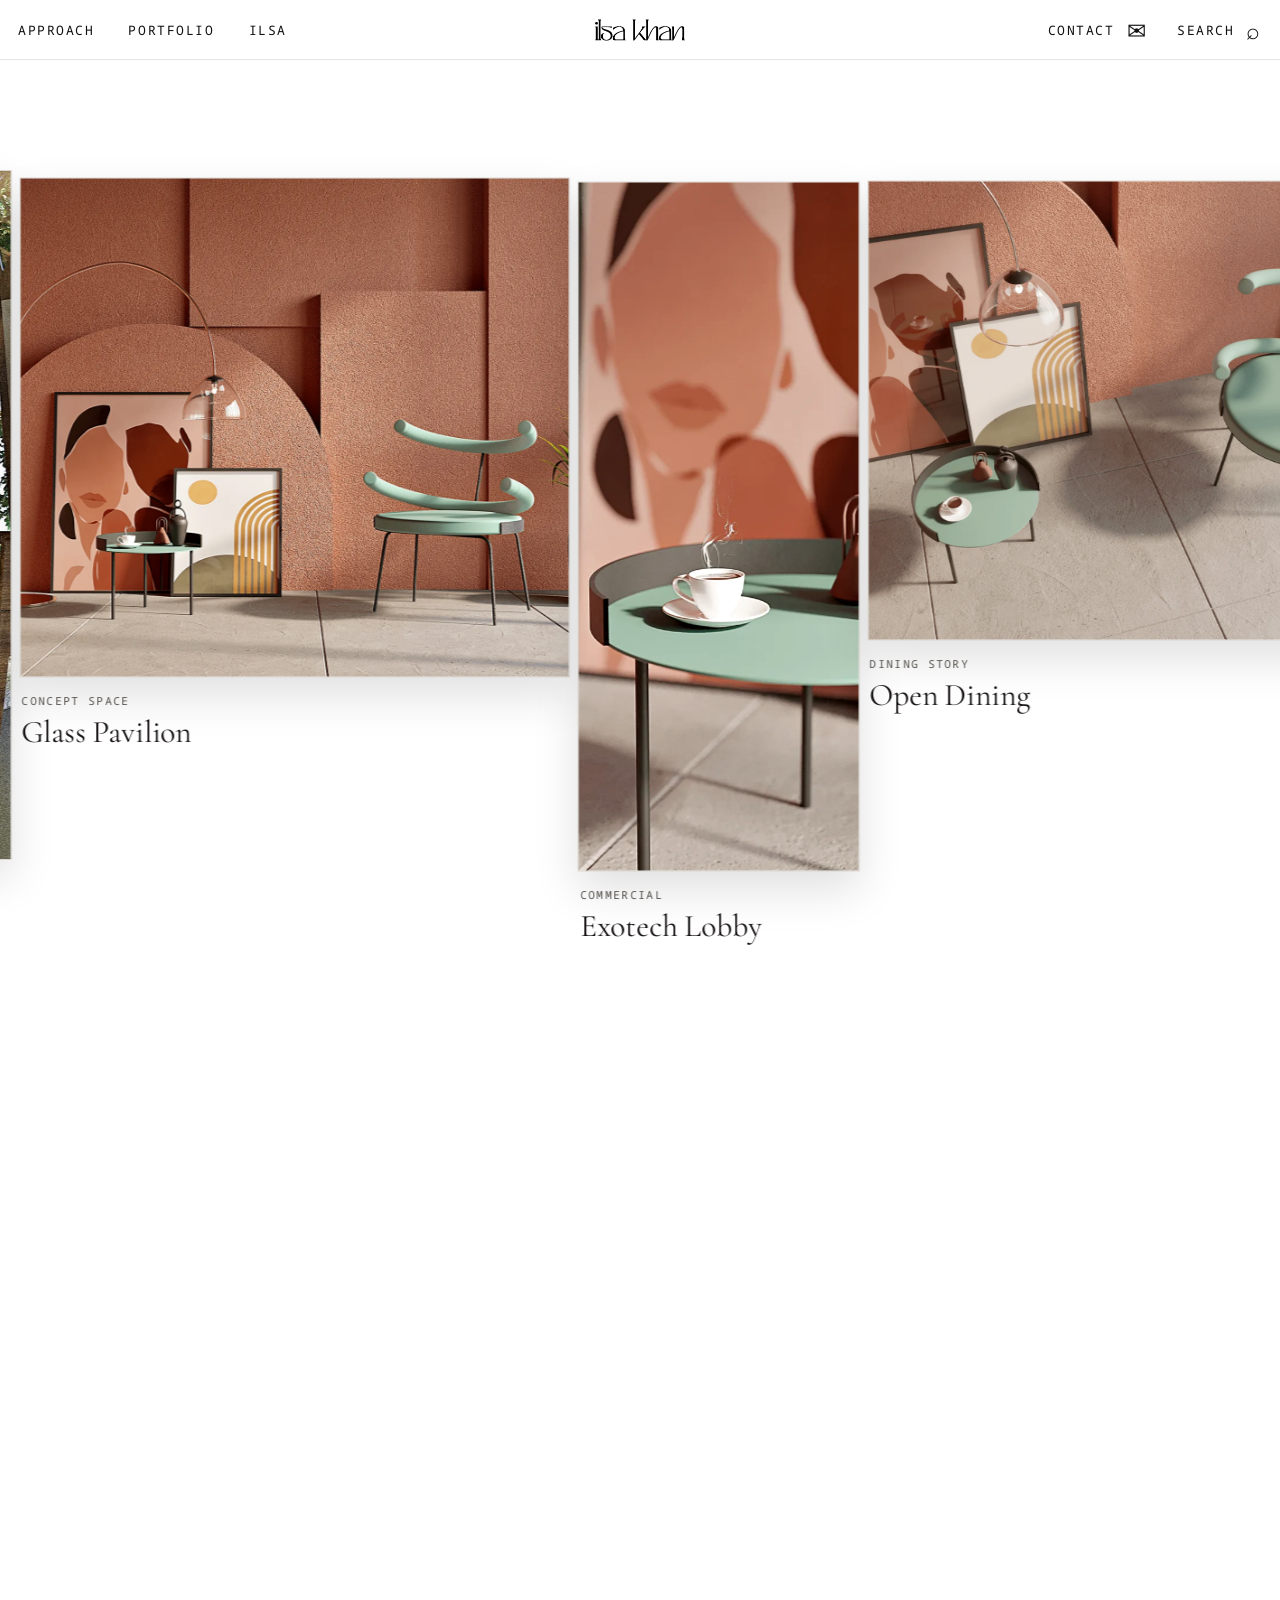
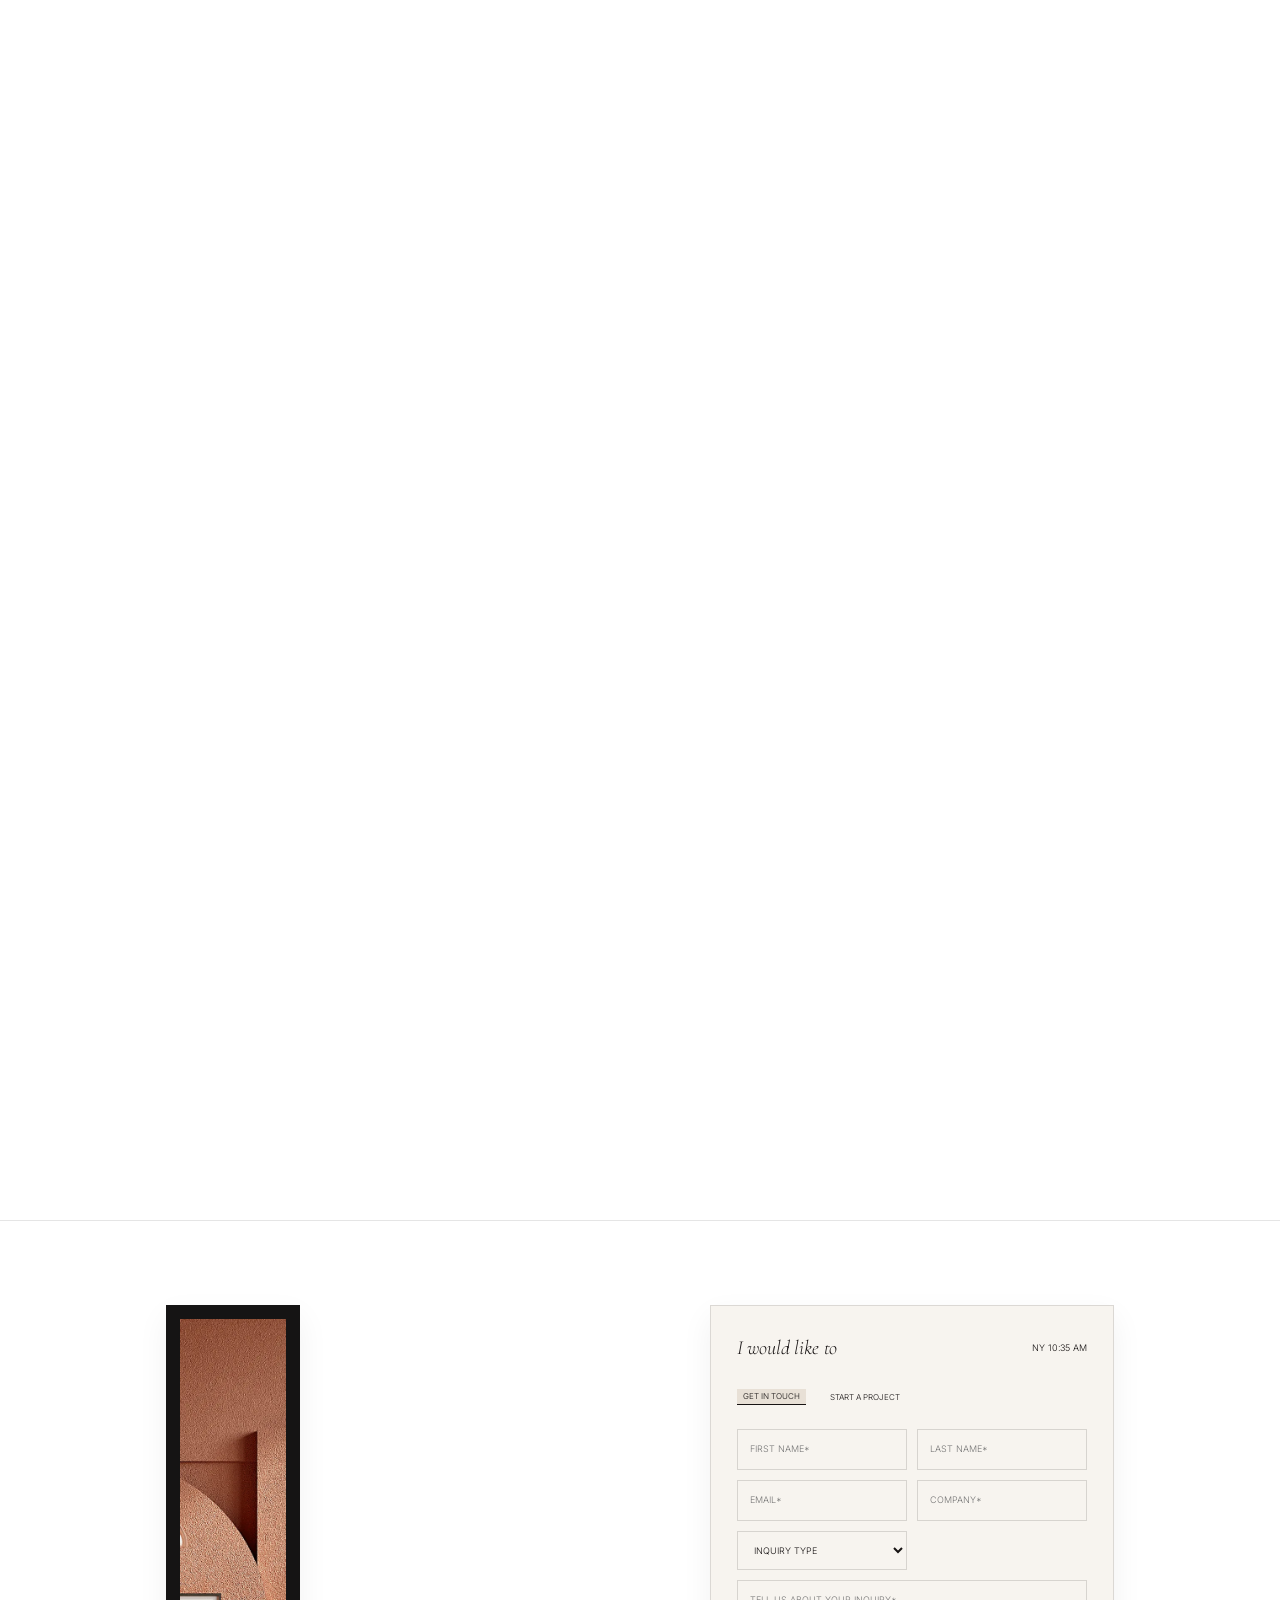
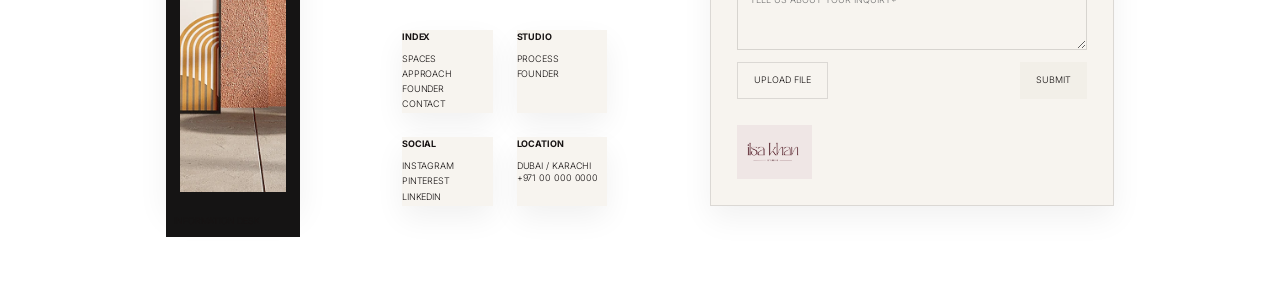
<file: index.html>
<!DOCTYPE html>

<html lang="en">
<head>
<meta charset="utf-8"/>
<meta content="width=device-width, initial-scale=1" name="viewport"/>
<title>Home — Ilsa Khan Studio</title>
<meta content="Luxury editorial design portfolio website for Ilsa Khan Studio." name="description"/>
<link href="assets/favicon.svg" rel="icon" type="image/svg+xml"/>
<link href="https://fonts.googleapis.com" rel="preconnect"/>
<link crossorigin="" href="https://fonts.gstatic.com" rel="preconnect"/>
<link href="https://fonts.googleapis.com/css2?family=Cormorant+Garamond:ital,wght@0,400;0,500;1,400;1,500&amp;family=Inter:wght@300;400;500;600&amp;family=Noto+Sans+Mono:wght@400&amp;display=swap" rel="stylesheet"/>
<link href="styles.css" rel="stylesheet"/>
</head>
<body class="home">
<header class="site-header" data-header="">
<nav aria-label="Primary left navigation" class="nav-left">
<div class="nav-item has-mega">
<a href="approach.html">Approach</a>
<div aria-label="Approach sections" class="mega-menu">
<div class="mega-inner">
<div class="mega-links">
<a href="approach.html#methodology">Methodology</a>
<a href="approach.html#approach-spaces">Spaces</a>

</div>
<div class="mega-cards">
<a class="mega-card" href="approach.html#methodology"><img alt="Methodology" src="assets/approach-custom-01.webp" loading="lazy" decoding="async"/><span>Methodology</span></a>
<a class="mega-card" href="approach.html#approach-spaces"><img alt="Spaces" src="assets/approach-custom-02.webp" loading="lazy" decoding="async"/><span>Spaces</span></a>

</div>
</div>
</div>
</div>
<div class="nav-item has-mega">
<a href="spaces.html">Portfolio</a>
<div aria-label="Portfolio sections" class="mega-menu">
<div class="mega-inner compact">
<div class="mega-links">
<a href="spaces.html#portfolio-spaces">Spaces</a>
</div>
<div class="mega-cards">
<a class="mega-card" href="project-palm-residence.html"><img alt="Palm Residence" src="assets/interior-01.webp" loading="lazy" decoding="async"/><span>Palm Residence</span></a>
<a class="mega-card" href="project-palm-residence.html"><img alt="The Amber House" src="assets/interior-03.webp" loading="lazy" decoding="async"/><span>The Amber House</span></a>
<a class="mega-card" href="project-palm-residence.html"><img alt="The Olive Suite" src="assets/interior-05.webp" loading="lazy" decoding="async"/><span>The Olive Suite</span></a>
</div>
</div>
</div>
</div>
<div class="nav-item has-mega">
<a href="story.html">Ilsa</a>
<div aria-label="Story sections" class="mega-menu">
<div class="mega-inner story-mega">
<div class="mega-links">
<a href="story.html#founder">Meet Your Designer</a>

</div>
<div class="mega-cards">
<a class="mega-card" href="story.html#founder"><img alt="Meet Your Designer" src="assets/ilsa-founder-feature.webp" loading="lazy" decoding="async"/><span>Meet Your Designer</span></a>

<a class="mega-card" href="approach.html"><img alt="Approach" src="assets/interior-20.webp" loading="lazy" decoding="async"/><span>Approach</span></a>
</div>
</div>
</div>
</div></nav>
<a aria-label="Ilsa Khan Studio home" class="brand" href="index.html"><img alt="Ilsa Khan Studio" src="assets/ilsa-khan-header-only-black.webp" decoding="async"/><span class="sr-only">Ilsa Khan Studio</span></a>
<nav aria-label="Primary right navigation" class="nav-right">
<a class="contact-link" href="contact.html">Contact <span aria-hidden="true" class="header-inline-icon">✉</span></a>
<button aria-label="Search" class="search-btn" data-search-open="" type="button">Search <span aria-hidden="true" class="header-inline-icon">⌕</span></button>
</nav>
<button aria-label="Open menu" class="menu-btn" data-menu="" type="button">Menu</button>
</header>
<div class="mobile-drawer" data-drawer="">
<div class="mobile-section">
<button class="mobile-accordion" type="button">Approach</button>
<div class="mobile-panel"><a href="approach.html#methodology">Methodology</a><a href="approach.html#approach-spaces">Spaces</a></div>
</div>
<div class="mobile-section">
<button class="mobile-accordion" type="button">Portfolio</button>
<div class="mobile-panel"><a href="spaces.html#portfolio-spaces">Spaces</a></div>
</div>
<div class="mobile-section">
<button class="mobile-accordion" type="button">Ilsa</button>
<div class="mobile-panel"><a href="story.html#founder">Meet Your Designer</a></div>
</div>
<a href="contact.html">Contact</a>
</div>
<div class="search-overlay" data-search-overlay="">
<button class="search-close" data-search-close="" type="button">Close</button>
<label for="site-search">Search Ilsa Khan Studio</label>
<input id="site-search" placeholder="Type to search…" type="search"/>
</div>
<main>
<section aria-label="Scroll-triggered portfolio gallery" class="home-scroll-gallery" data-scroll-gallery="">
<div class="home-scroll-sticky">
<div class="scroll-gallery-track" data-scroll-track=""><div class="home-card-block"><a aria-label="Open featured project Palm Residence" class="scroll-project-card tall" href="project-palm-residence.html">
<img alt="Palm Residence" src="assets/home-gallery-01.webp" decoding="async" fetchpriority="high"/>
<span class="scroll-project-meta">
<span class="scroll-project-kicker">Residential</span>
<span class="scroll-project-title">Palm Residence</span>
</span>
</a><div class="home-card-caption"><span class="home-card-kicker">Residential</span><h3 class="home-card-title">Palm Residence</h3></div></div><div class="home-card-block"><a aria-label="Open featured project Glass Pavilion" class="scroll-project-card wide" href="project-palm-residence.html">
<img alt="Glass Pavilion" src="assets/home-gallery-02.webp" loading="lazy" decoding="async"/>
<span class="scroll-project-meta">
<span class="scroll-project-kicker">Concept Space</span>
<span class="scroll-project-title">Glass Pavilion</span>
</span>
</a><div class="home-card-caption"><span class="home-card-kicker">Concept Space</span><h3 class="home-card-title">Glass Pavilion</h3></div></div><div class="home-card-block"><a aria-label="Open featured project Exotech Lobby" class="scroll-project-card slim" href="project-palm-residence.html">
<img alt="Exotech Lobby" src="assets/home-gallery-03.webp" loading="lazy" decoding="async"/>
<span class="scroll-project-meta">
<span class="scroll-project-kicker">Commercial</span>
<span class="scroll-project-title">Exotech Lobby</span>
</span>
</a><div class="home-card-caption"><span class="home-card-kicker">Commercial</span><h3 class="home-card-title">Exotech Lobby</h3></div></div><div class="home-card-block"><a aria-label="Open featured project Open Dining" class="scroll-project-card landscape" href="project-palm-residence.html">
<img alt="Open Dining" src="assets/home-gallery-04.webp" loading="lazy" decoding="async"/>
<span class="scroll-project-meta">
<span class="scroll-project-kicker">Dining Story</span>
<span class="scroll-project-title">Open Dining</span>
</span>
</a><div class="home-card-caption"><span class="home-card-kicker">Dining Story</span><h3 class="home-card-title">Open Dining</h3></div></div><div class="home-card-block"><a aria-label="Open featured project Terracotta Study" class="scroll-project-card medium" href="project-palm-residence.html">
<img alt="Terracotta Study" src="assets/home-gallery-05.webp" loading="lazy" decoding="async"/>
<span class="scroll-project-meta">
<span class="scroll-project-kicker">Moodboard</span>
<span class="scroll-project-title">Terracotta Study</span>
</span>
</a><div class="home-card-caption"><span class="home-card-kicker">Moodboard</span><h3 class="home-card-title">Terracotta Study</h3></div></div></div>
</div>
</section>
</main>
<footer class="footer reveal home-footer">
<div class="info-desk">
<img alt="Interior detail placeholder" src="assets/interior-16.webp" loading="lazy" decoding="async"/>
<span>Information Desk</span>
<div class="footer-logo"><img alt="Ilsa Khan Studio" src="assets/ilsa-khan-studio-logo.webp" decoding="async"/></div>
</div>
<div class="footer-links">
<div><h4>Index</h4><a href="spaces.html">Spaces</a><a href="approach.html">Approach</a><a href="story.html">Founder</a><a href="contact.html">Contact</a></div>
<div><h4>Studio</h4><a href="approach.html">Process</a><a href="story.html">Founder</a></div>
<div><h4>Social</h4><a href="#">Instagram</a><a href="#">Pinterest</a><a href="#">LinkedIn</a></div>
<div><h4>Location</h4><p>Dubai / Karachi<br/>+971 00 000 0000</p></div>
</div>
<form class="contact-card" id="mini-contact-home">
<div class="form-top"><em>I would like to</em><span>NY 10:35 AM</span></div>
<div class="tabs"><button class="active" type="button">Get in touch</button><button type="button">Start a project</button></div>
<div class="form-grid"><input placeholder="First Name*"/><input placeholder="Last Name*"/><input placeholder="Email*"/><input placeholder="Company*"/><select><option>Inquiry Type</option><option>Residential</option><option>Hospitality</option><option>Styling</option></select><textarea placeholder="Tell us about your inquiry*"></textarea></div>
<div class="form-actions"><button class="upload" type="button">Upload File</button><button type="submit">Submit</button></div>
<div class="card-brand"><img alt="Ilsa Khan Studio" src="assets/ilsa-khan-studio-logo.webp" decoding="async"/></div>
</form>
</footer>

<script src="script.js"></script>
</body>
</html>
</file>
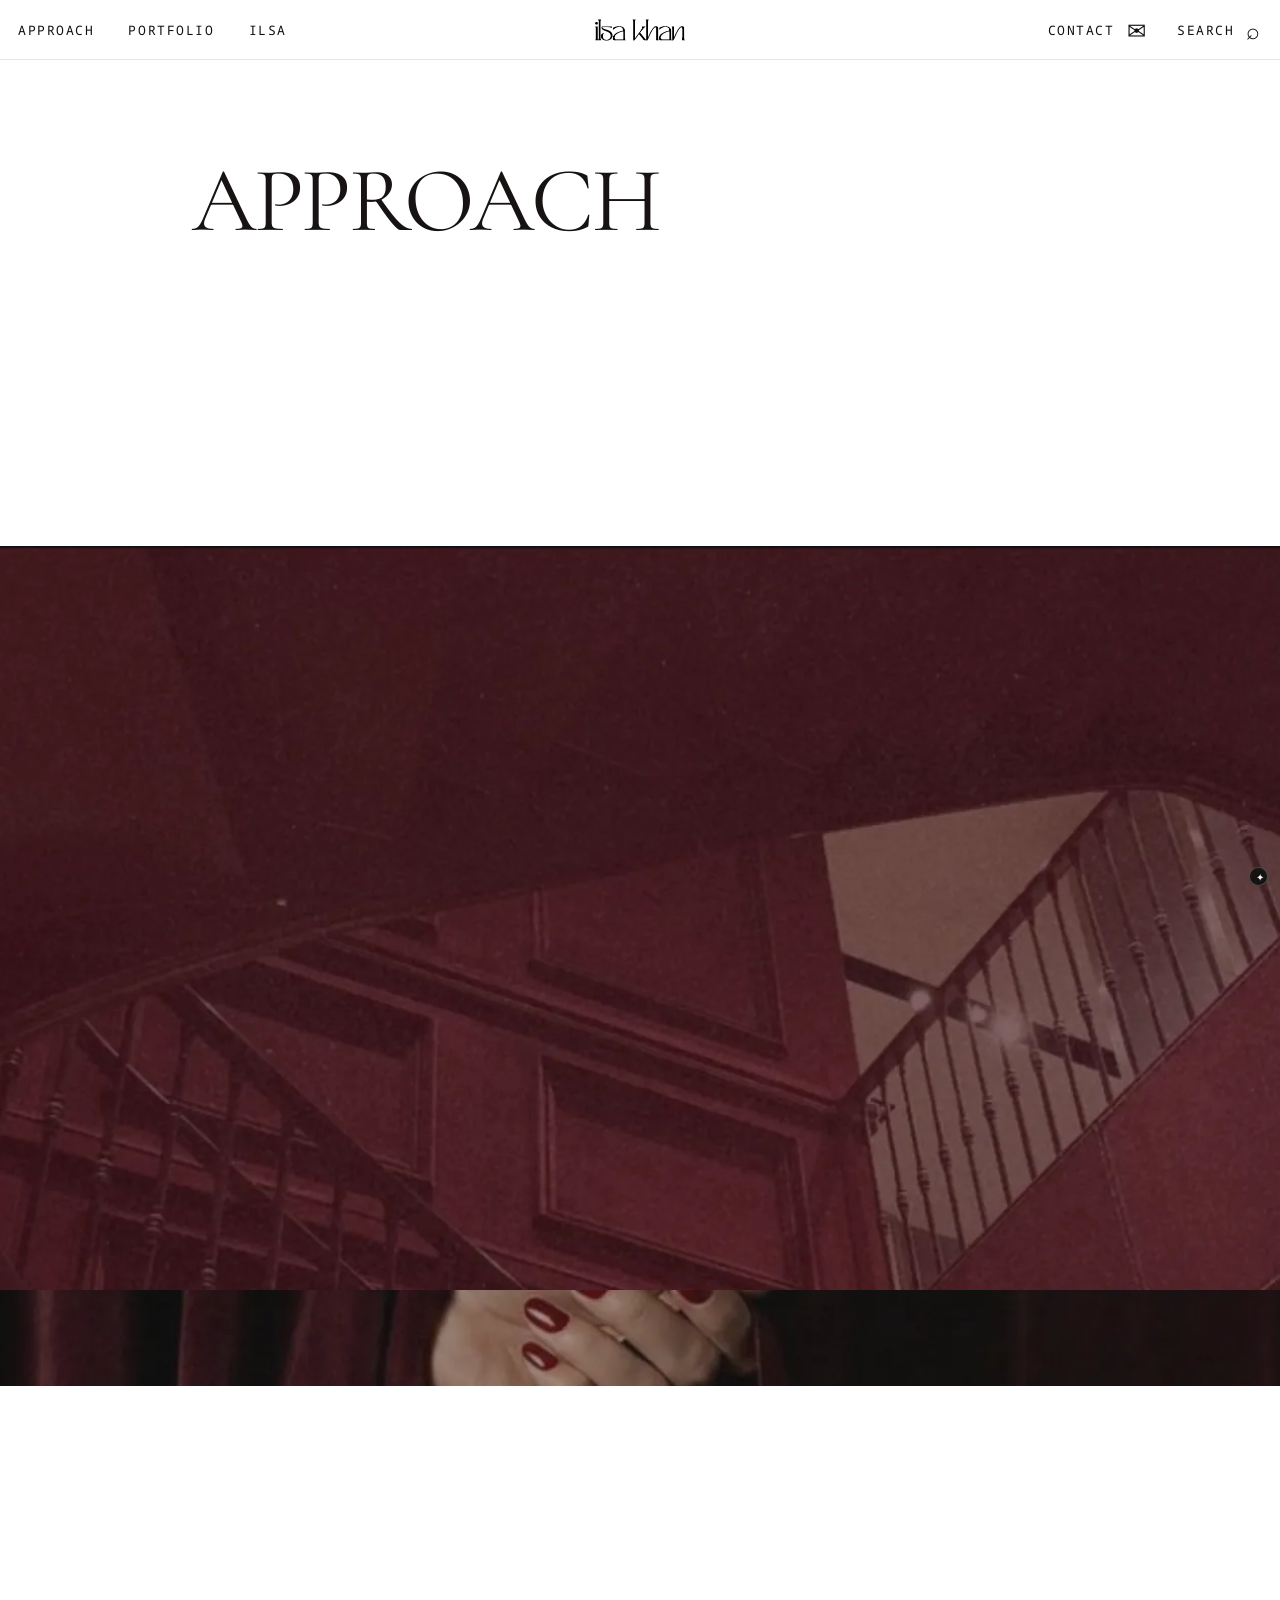
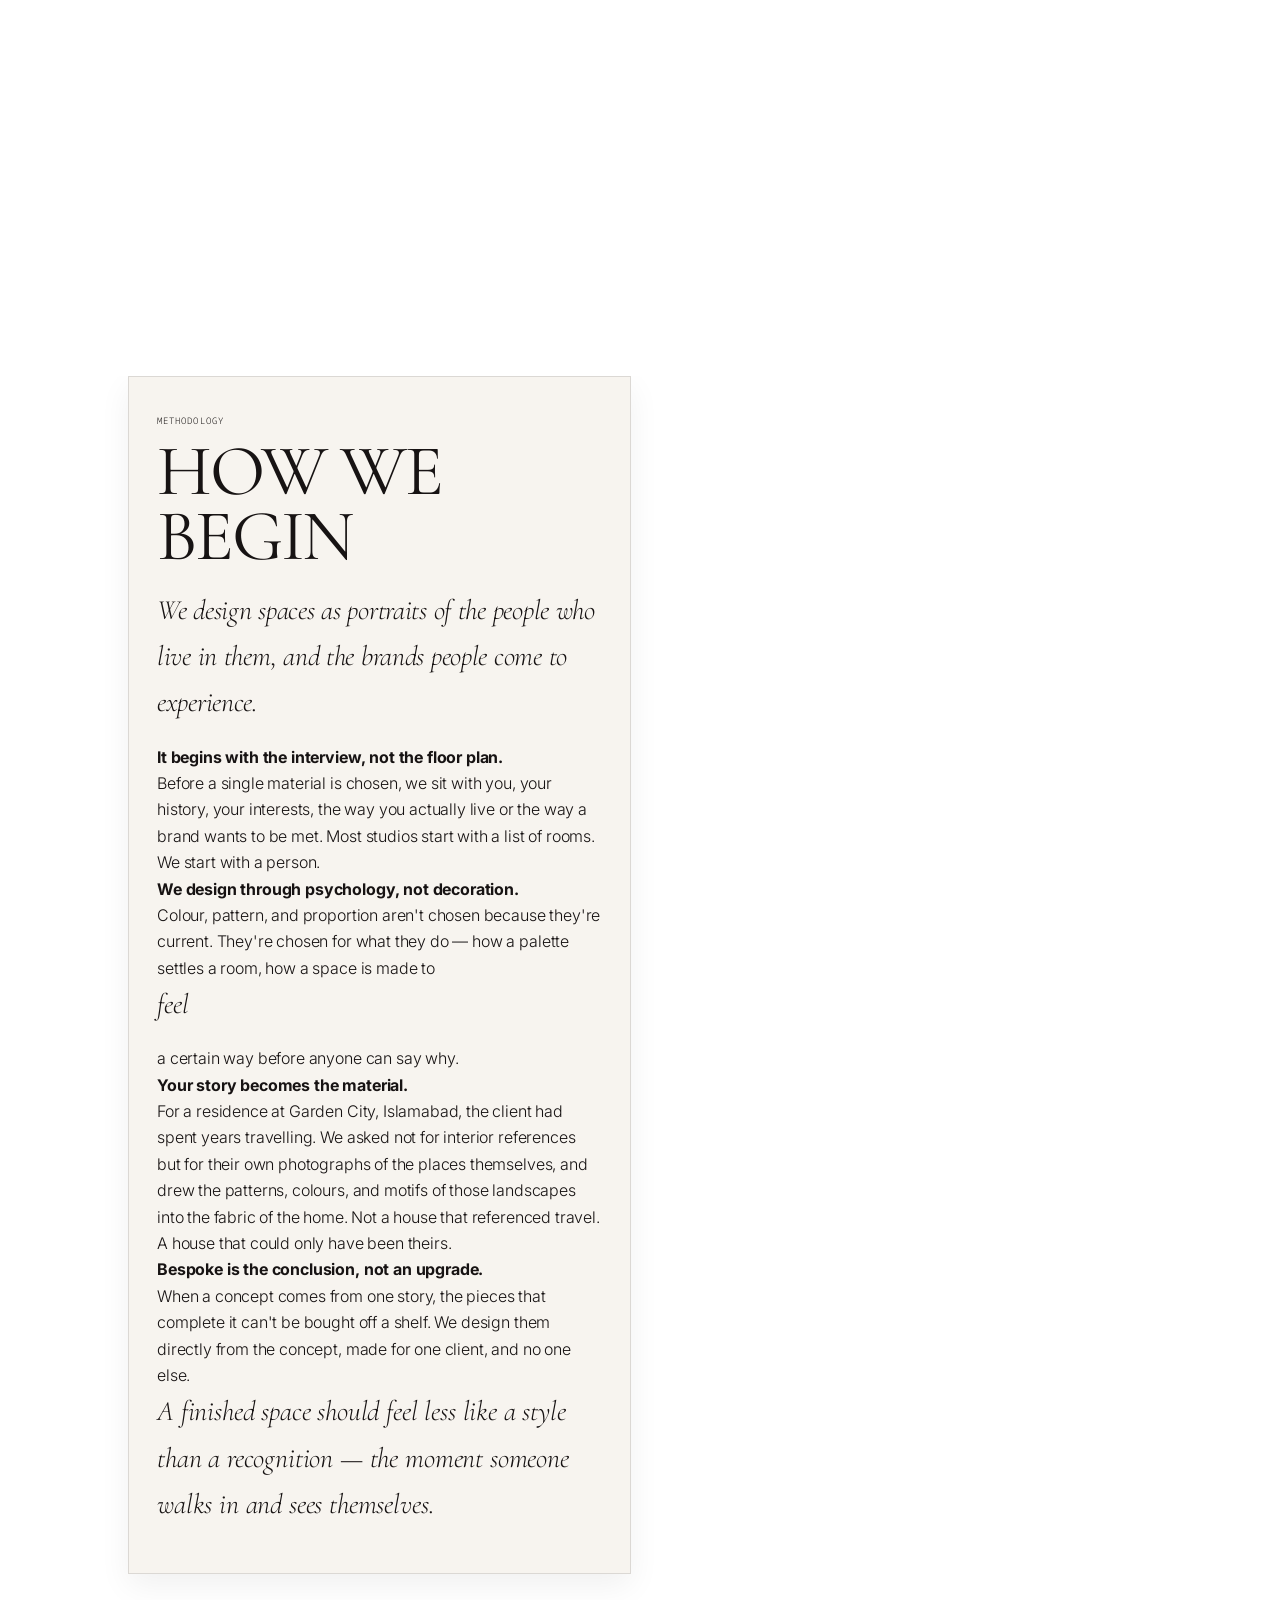
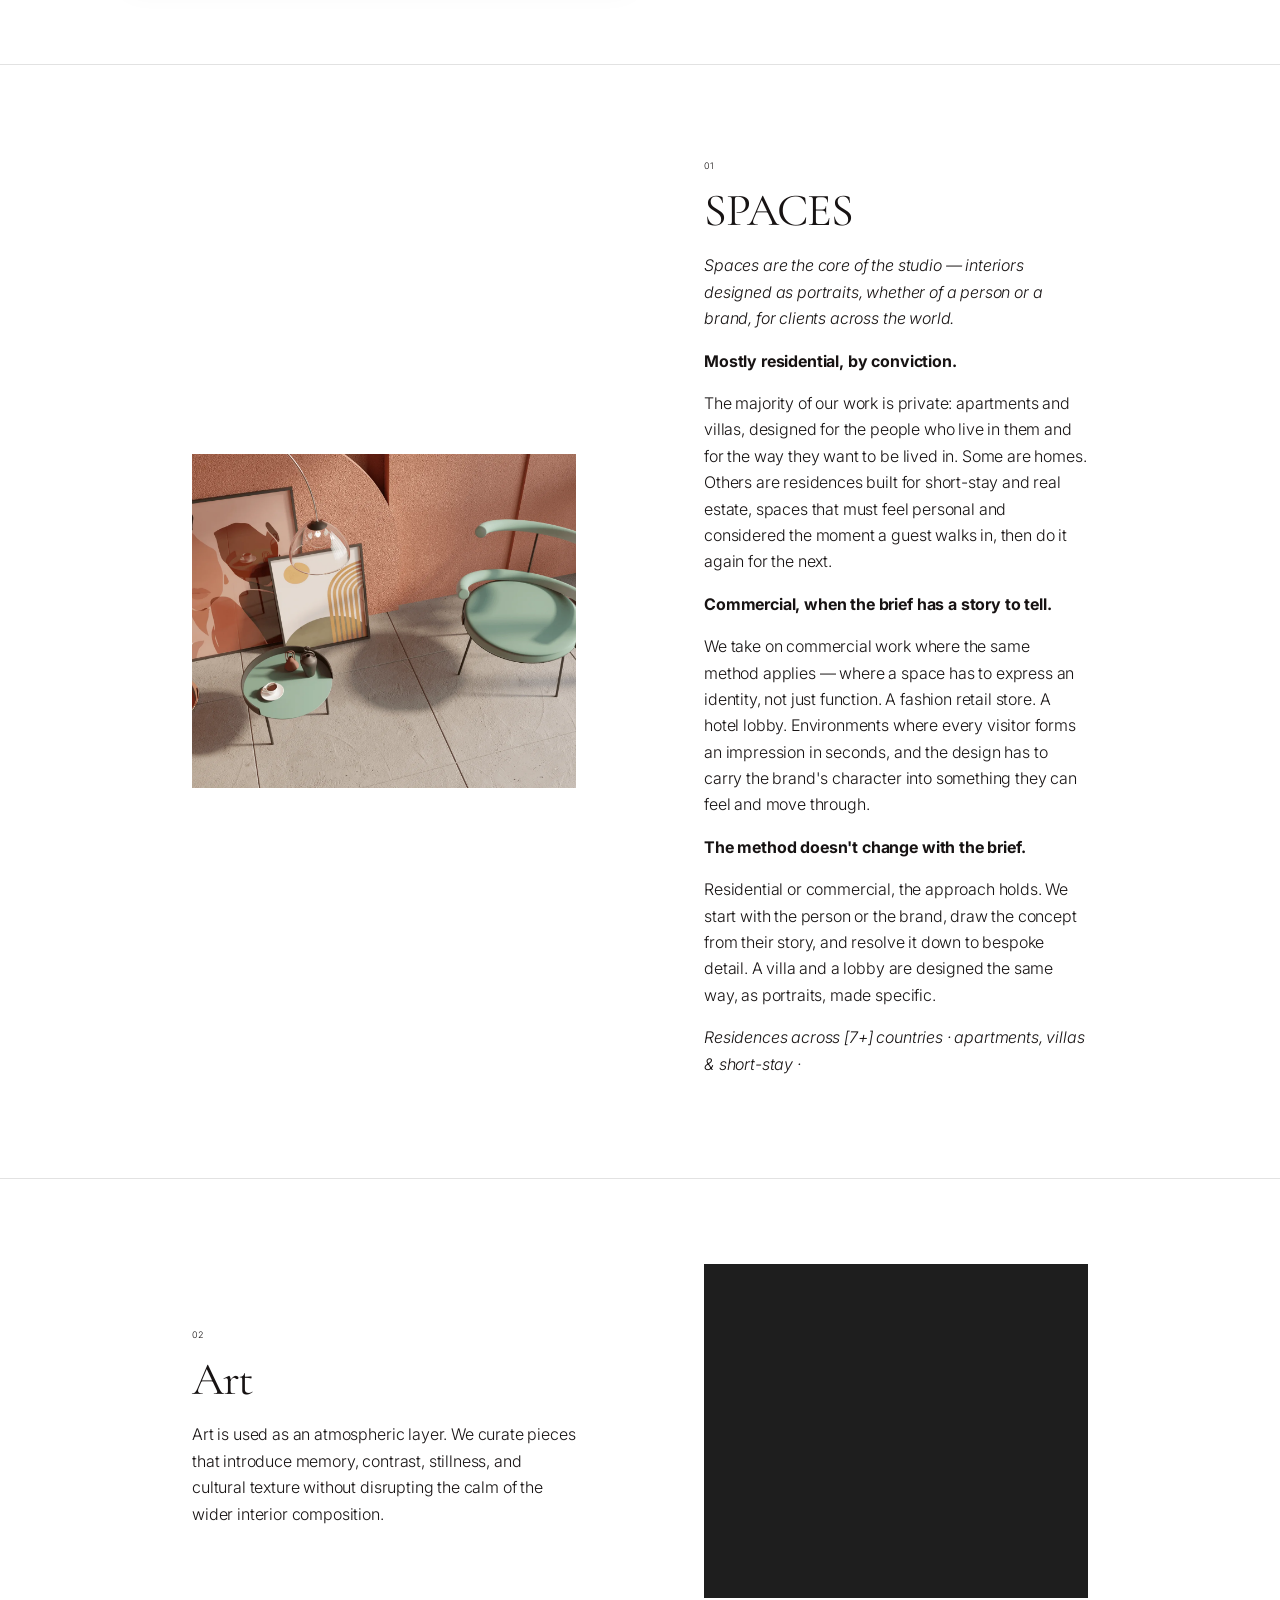
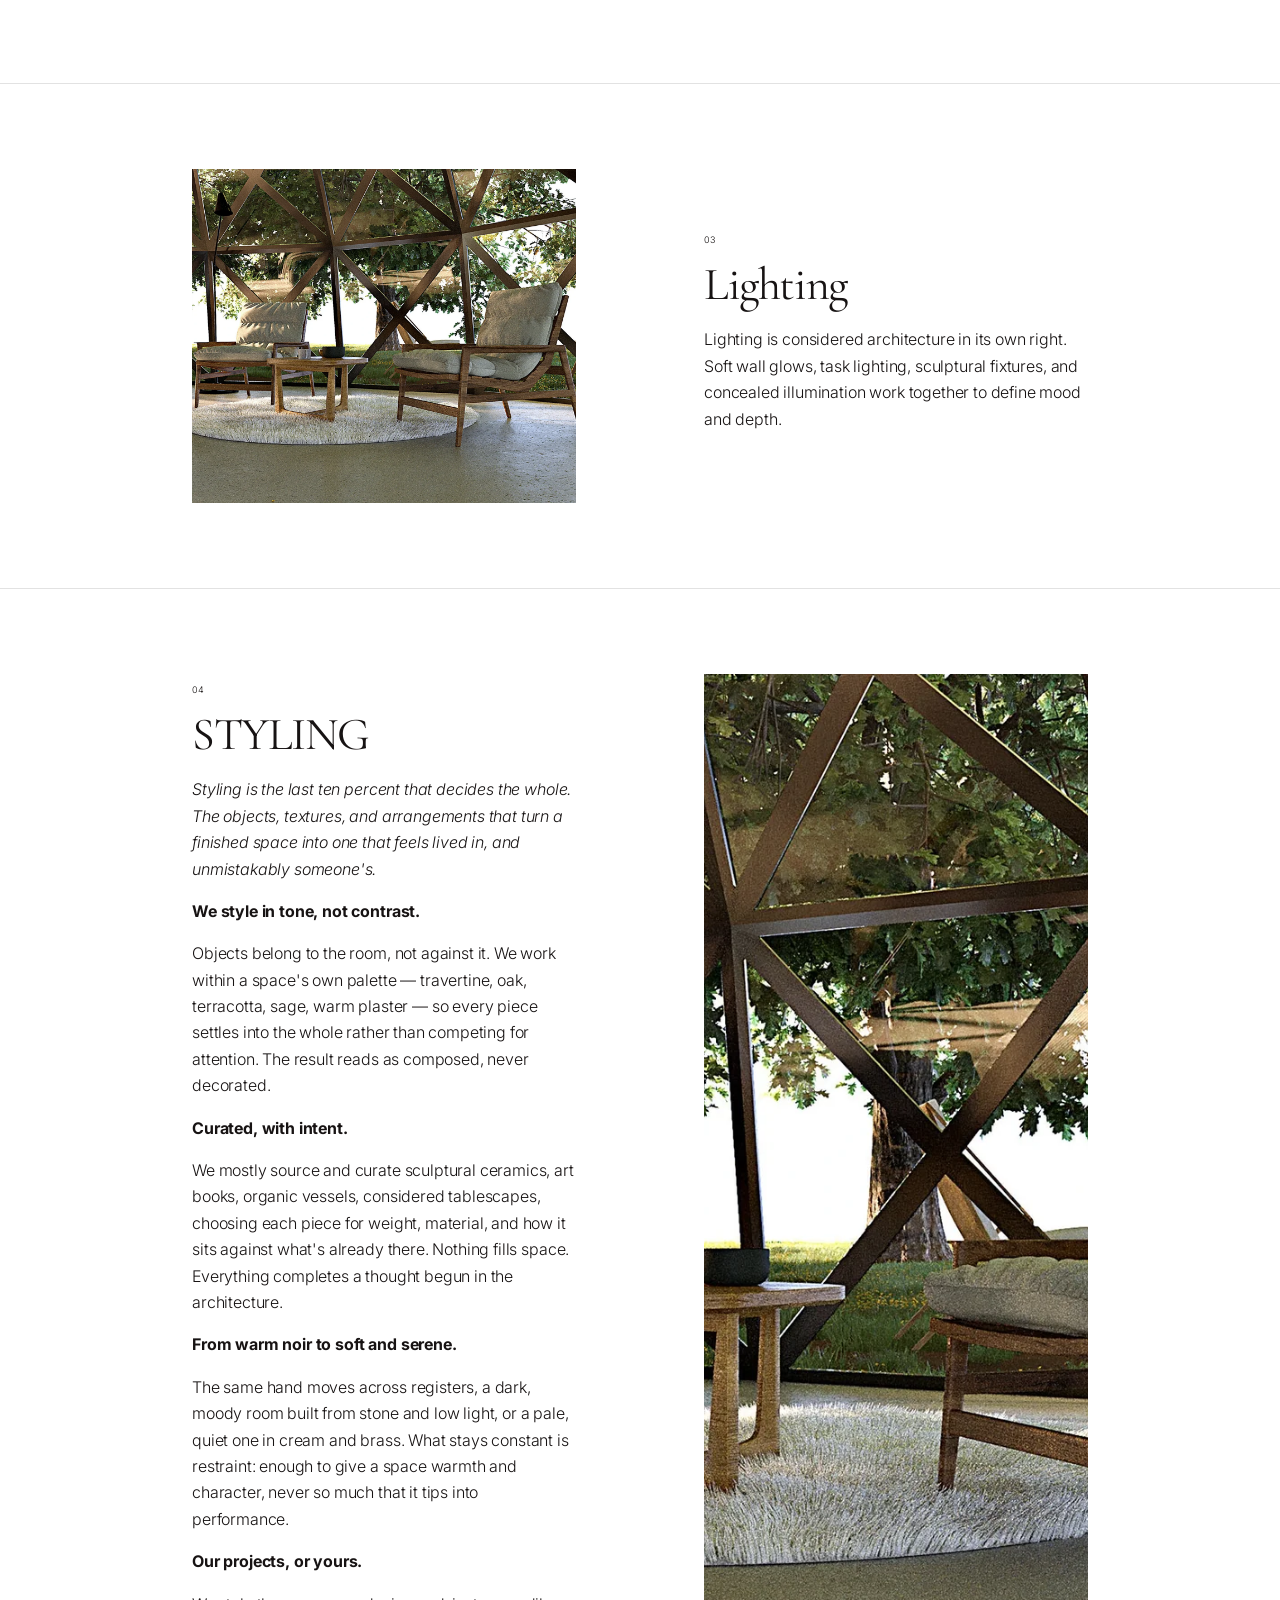
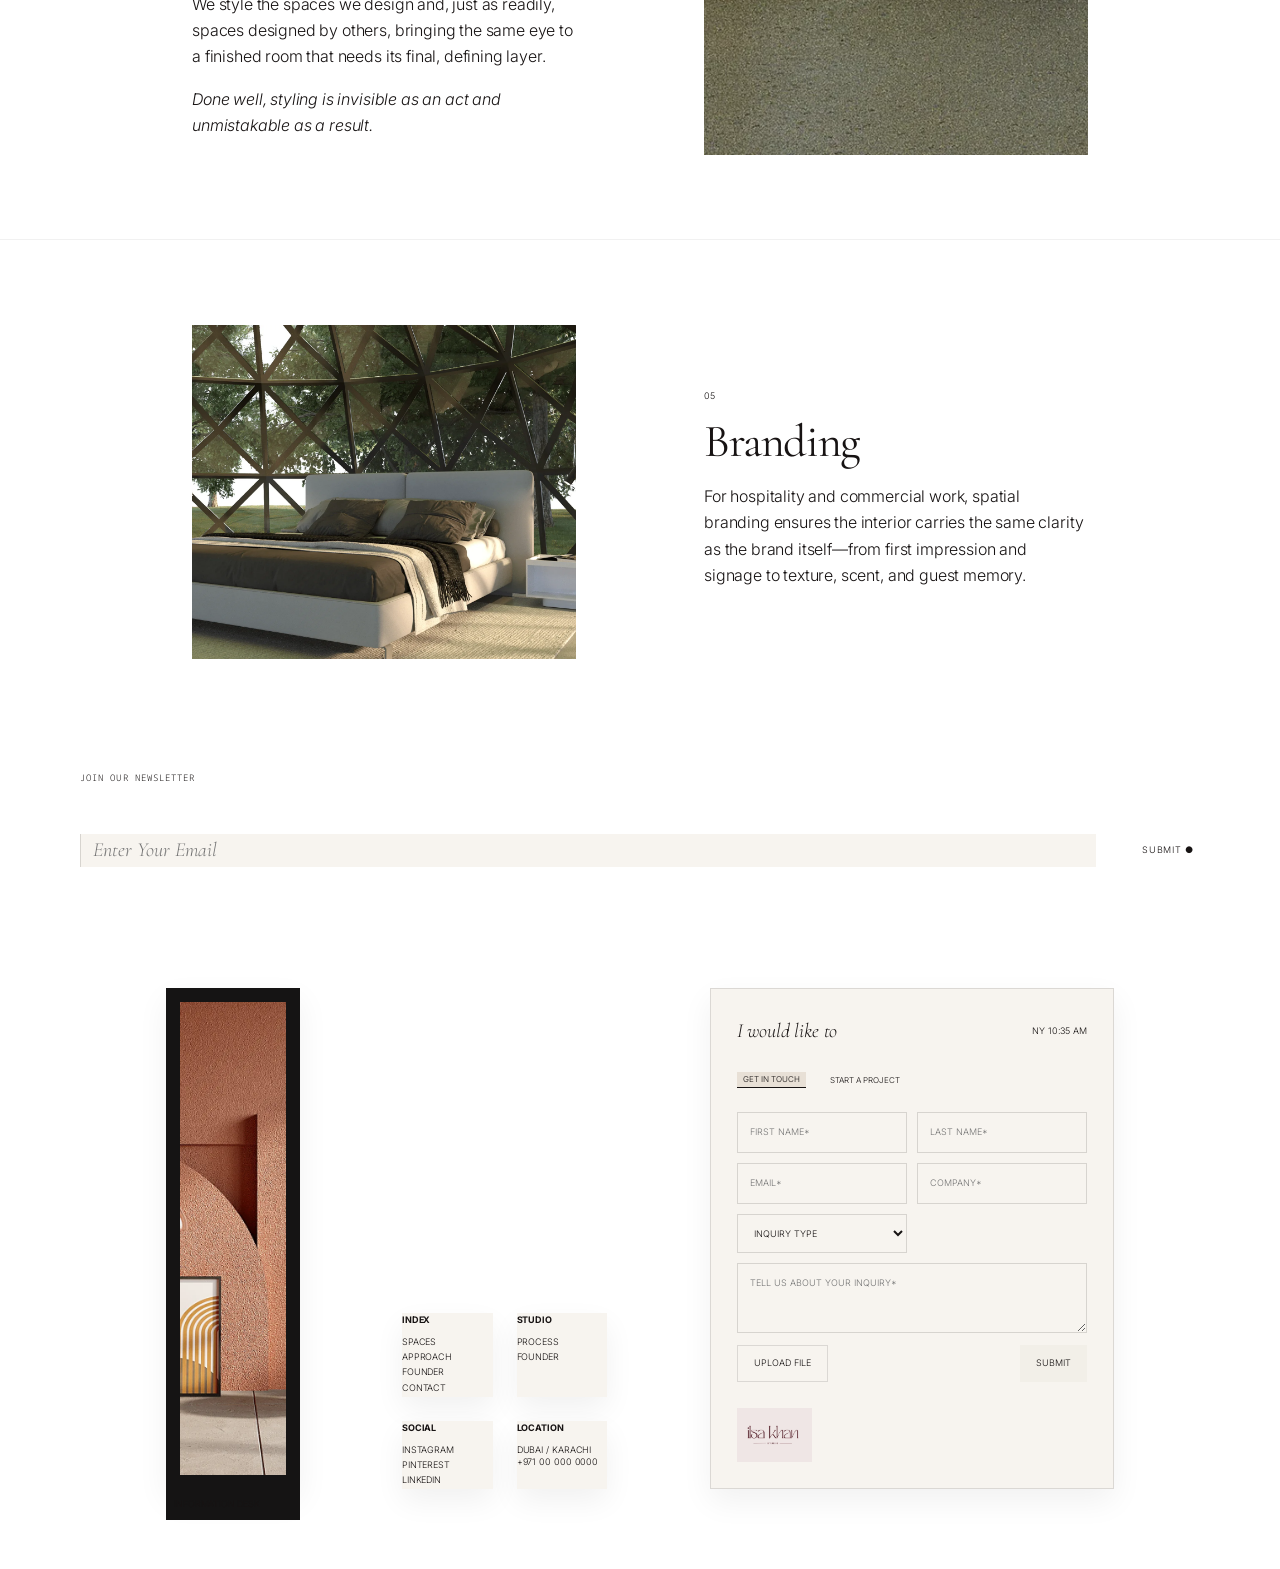
<file: approach.html>
<!DOCTYPE html>

<html lang="en">
<head>
<meta charset="utf-8"/>
<meta content="width=device-width, initial-scale=1" name="viewport"/>
<title>Approach — Ilsa Khan Studio</title>
<meta content="Luxury editorial design portfolio website for Ilsa Khan Studio." name="description"/>
<link href="assets/favicon.svg" rel="icon" type="image/svg+xml"/>
<link href="https://fonts.googleapis.com" rel="preconnect"/>
<link crossorigin="" href="https://fonts.gstatic.com" rel="preconnect"/>
<link href="https://fonts.googleapis.com/css2?family=Cormorant+Garamond:ital,wght@0,400;0,500;1,400;1,500&amp;family=Inter:wght@300;400;500;600&amp;family=Noto+Sans+Mono:wght@400&amp;display=swap" rel="stylesheet"/>
<link href="styles.css" rel="stylesheet"/>
</head>
<body class="approach-page">
<header class="site-header" data-header="">
<nav aria-label="Primary left navigation" class="nav-left">
<div class="nav-item has-mega">
<a href="approach.html">Approach</a>
<div aria-label="Approach sections" class="mega-menu">
<div class="mega-inner">
<div class="mega-links">
<a href="approach.html#methodology">Methodology</a>
<a href="approach.html#approach-spaces">Spaces</a>
</div>
<div class="mega-cards">
<a class="mega-card" href="approach.html#methodology"><img alt="Methodology" decoding="async" loading="lazy" src="assets/approach-custom-01.webp"/><span>Methodology</span></a>
<a class="mega-card" href="approach.html#approach-spaces"><img alt="Spaces" decoding="async" loading="lazy" src="assets/approach-custom-02.webp"/><span>Spaces</span></a>
</div>
</div>
</div>
</div>
<div class="nav-item has-mega">
<a href="spaces.html">Portfolio</a>
<div aria-label="Portfolio sections" class="mega-menu">
<div class="mega-inner compact">
<div class="mega-links">
<a href="spaces.html#portfolio-spaces">Spaces</a>
</div>
<div class="mega-cards">
<a class="mega-card" href="project-palm-residence.html"><img alt="Palm Residence" decoding="async" loading="lazy" src="assets/interior-01.webp"/><span>Palm Residence</span></a>
<a class="mega-card" href="project-palm-residence.html"><img alt="The Amber House" decoding="async" loading="lazy" src="assets/interior-03.webp"/><span>The Amber House</span></a>
<a class="mega-card" href="project-palm-residence.html"><img alt="The Olive Suite" decoding="async" loading="lazy" src="assets/interior-05.webp"/><span>The Olive Suite</span></a>
</div>
</div>
</div>
</div>
<div class="nav-item has-mega">
<a href="story.html">Ilsa</a>
<div aria-label="Story sections" class="mega-menu">
<div class="mega-inner story-mega">
<div class="mega-links">
<a href="story.html#founder">Meet Your Designer</a>
</div>
<div class="mega-cards">
<a class="mega-card" href="story.html#founder"><img alt="Meet Your Designer" decoding="async" loading="lazy" src="assets/ilsa-founder-feature.webp"/><span>Meet Your Designer</span></a>
<a class="mega-card" href="approach.html"><img alt="Approach" decoding="async" loading="lazy" src="assets/interior-20.webp"/><span>Approach</span></a>
</div>
</div>
</div>
</div></nav>
<a aria-label="Ilsa Khan Studio home" class="brand" href="index.html"><img alt="Ilsa Khan Studio" decoding="async" src="assets/ilsa-khan-header-only-black.webp"/><span class="sr-only">Ilsa Khan Studio</span></a>
<nav aria-label="Primary right navigation" class="nav-right">
<a class="contact-link" href="contact.html">Contact <span aria-hidden="true" class="header-inline-icon">✉</span></a>
<button aria-label="Search" class="search-btn" data-search-open="" type="button">Search <span aria-hidden="true" class="header-inline-icon">⌕</span></button>
</nav>
<button aria-label="Open menu" class="menu-btn" data-menu="" type="button">Menu</button>
</header>
<div class="mobile-drawer" data-drawer="">
<div class="mobile-section">
<button class="mobile-accordion" type="button">Approach</button>
<div class="mobile-panel"><a href="approach.html#methodology">Methodology</a><a href="approach.html#approach-spaces">Spaces</a></div>
</div>
<div class="mobile-section">
<button class="mobile-accordion" type="button">Portfolio</button>
<div class="mobile-panel"><a href="spaces.html#portfolio-spaces">Spaces</a></div>
</div>
<div class="mobile-section">
<button class="mobile-accordion" type="button">Ilsa</button>
<div class="mobile-panel"><a href="story.html#founder">Meet Your Designer</a></div>
</div>
<a href="contact.html">Contact</a>
</div>
<div class="search-overlay" data-search-overlay="">
<button class="search-close" data-search-close="" type="button">Close</button>
<label for="site-search">Search Ilsa Khan Studio</label>
<input id="site-search" placeholder="Type to search…" type="search"/>
</div>
<main>
<section class="editorial-page reveal"><h1>Approach</h1></section>
<section class="approach-fullbleed" data-approach-sequence="" id="methodology" style="--sequence-count: 6;">
  <div class="approach-fullbleed-sticky">
    <div class="approach-fullbleed-stage">
      <article class="approach-fullbleed-card" data-sequence-card="0">
        <div class="approach-fullbleed-media"><img alt="Approach image 1" src="assets/approach-sequence-01.webp"/></div>
      </article>
      <article class="approach-fullbleed-card" data-sequence-card="1">
        <div class="approach-fullbleed-media"><img alt="Approach image 2" src="assets/approach-sequence-02.webp"/></div>
      </article>
      <article class="approach-fullbleed-card" data-sequence-card="2">
        <div class="approach-fullbleed-media"><img alt="Approach image 3" src="assets/approach-sequence-03.webp"/></div>
      </article>
      <article class="approach-fullbleed-card" data-sequence-card="3">
        <div class="approach-fullbleed-media"><img alt="Approach image 4" src="assets/approach-sequence-04.webp"/></div>
      </article>
      <article class="approach-fullbleed-card" data-sequence-card="4">
        <div class="approach-fullbleed-media"><img alt="Approach image 5" src="assets/approach-sequence-05.webp"/></div>
      </article>
      <article class="approach-fullbleed-card" data-sequence-card="5">
        <div class="approach-fullbleed-media"><img alt="Approach image 6" src="assets/approach-sequence-06.webp"/></div>
      </article>
    </div>
  </div>
</section>
<section class="method-grid reveal" id="methodology-text">
  <article class="method-card">
    <span class="tiny-label">METHODOLOGY</span>
    <h1 class="method-title">HOW WE BEGIN</h1>
    <p class="method-lead"><em>We design spaces as portraits of the people who live in them, and the brands people come to experience.</em></p>

    <p><strong>It begins with the interview, not the floor plan.</strong></p>
    <p>Before a single material is chosen, we sit with you, your history, your interests, the way you actually live or the way a brand wants to be met. Most studios start with a list of rooms. We start with a person.</p>

    <p><strong>We design through psychology, not decoration.</strong></p>
    <p>Colour, pattern, and proportion aren't chosen because they're current. They're chosen for what they do — how a palette settles a room, how a space is made to <em>feel</em> a certain way before anyone can say why.</p>

    <p><strong>Your story becomes the material.</strong></p>
    <p>For a residence at Garden City, Islamabad, the client had spent years travelling. We asked not for interior references but for their own photographs of the places themselves, and drew the patterns, colours, and motifs of those landscapes into the fabric of the home. Not a house that referenced travel. A house that could only have been theirs.</p>

    <p><strong>Bespoke is the conclusion, not an upgrade.</strong></p>
    <p>When a concept comes from one story, the pieces that complete it can't be bought off a shelf. We design them directly from the concept, made for one client, and no one else.</p>

    <p><em>A finished space should feel less like a style than a recognition — the moment someone walks in and sees themselves.</em></p>
  </article>
</section>
<section class="approach-block reveal" id="approach-spaces">
  <img alt="Spaces approach" decoding="async" loading="lazy" src="assets/interior-14.webp"/>
  <div>
    <span>01</span>
    <h2>SPACES</h2>
    <p><em>Spaces are the core of the studio — interiors designed as portraits, whether of a person or a brand, for clients across the world.</em></p>

    <p><strong>Mostly residential, by conviction.</strong></p>
    <p>The majority of our work is private: apartments and villas, designed for the people who live in them and for the way they want to be lived in. Some are homes. Others are residences built for short-stay and real estate, spaces that must feel personal and considered the moment a guest walks in, then do it again for the next.</p>

    <p><strong>Commercial, when the brief has a story to tell.</strong></p>
    <p>We take on commercial work where the same method applies — where a space has to express an identity, not just function. A fashion retail store. A hotel lobby. Environments where every visitor forms an impression in seconds, and the design has to carry the brand's character into something they can feel and move through.</p>

    <p><strong>The method doesn't change with the brief.</strong></p>
    <p>Residential or commercial, the approach holds. We start with the person or the brand, draw the concept from their story, and resolve it down to bespoke detail. A villa and a lobby are designed the same way, as portraits, made specific.</p>

    <p><em>Residences across [7+] countries · apartments, villas & short-stay ·</em></p>
  </div>
</section>
<section class="approach-block reverse reveal" id="approach-art">
<img alt="Art approach" decoding="async" loading="lazy" src="assets/interior-16.webp"/>
<div>
<span>02</span>
<h2>Art</h2>
<p>Art is used as an atmospheric layer. We curate pieces that introduce memory, contrast, stillness, and cultural texture without disrupting the calm of the wider interior composition.</p>
</div>
</section>
<section class="approach-block reveal" id="approach-lighting">
<img alt="Lighting approach" decoding="async" loading="lazy" src="assets/interior-17.webp"/>
<div>
<span>03</span>
<h2>Lighting</h2>
<p>Lighting is considered architecture in its own right. Soft wall glows, task lighting, sculptural fixtures, and concealed illumination work together to define mood and depth.</p>
</div>
</section>
<section class="approach-block reverse reveal" id="approach-styling">
  <img alt="Styling approach" decoding="async" loading="lazy" src="assets/interior-18.webp"/>
  <div>
    <span>04</span>
    <h2>STYLING</h2>
    <p><em>Styling is the last ten percent that decides the whole. The objects, textures, and arrangements that turn a finished space into one that feels lived in, and unmistakably someone's.</em></p>

    <p><strong>We style in tone, not contrast.</strong></p>
    <p>Objects belong to the room, not against it. We work within a space's own palette — travertine, oak, terracotta, sage, warm plaster — so every piece settles into the whole rather than competing for attention. The result reads as composed, never decorated.</p>

    <p><strong>Curated, with intent.</strong></p>
    <p>We mostly source and curate sculptural ceramics, art books, organic vessels, considered tablescapes, choosing each piece for weight, material, and how it sits against what's already there. Nothing fills space. Everything completes a thought begun in the architecture.</p>

    <p><strong>From warm noir to soft and serene.</strong></p>
    <p>The same hand moves across registers, a dark, moody room built from stone and low light, or a pale, quiet one in cream and brass. What stays constant is restraint: enough to give a space warmth and character, never so much that it tips into performance.</p>

    <p><strong>Our projects, or yours.</strong></p>
    <p>We style the spaces we design and, just as readily, spaces designed by others, bringing the same eye to a finished room that needs its final, defining layer.</p>

    <p><em>Done well, styling is invisible as an act and unmistakable as a result.</em></p>
  </div>
</section>
<section class="approach-block reveal" id="approach-branding">
<img alt="Branding approach" decoding="async" loading="lazy" src="assets/interior-19.webp"/>
<div>
<span>05</span>
<h2>Branding</h2>
<p>For hospitality and commercial work, spatial branding ensures the interior carries the same clarity as the brand itself—from first impression and signage to texture, scent, and guest memory.</p>
</div>
</section>
</main>
<section class="newsletter reveal">
<div class="tiny-label">Join our newsletter</div>
<form><input aria-label="Email" placeholder="Enter Your Email" type="email"/><button type="submit">Submit ●</button></form>
</section>
<footer class="footer reveal">
<div class="info-desk">
<img alt="Interior detail placeholder" decoding="async" loading="lazy" src="assets/interior-16.webp"/>
<span>Information Desk</span>
<div class="footer-logo"><img alt="Ilsa Khan Studio" decoding="async" src="assets/ilsa-khan-studio-logo.webp"/></div>
</div>
<div class="footer-links">
<div><h4>Index</h4><a href="spaces.html">Spaces</a><a href="approach.html">Approach</a><a href="story.html">Founder</a><a href="contact.html">Contact</a></div>
<div><h4>Studio</h4><a href="approach.html">Process</a><a href="story.html">Founder</a></div>
<div><h4>Social</h4><a href="#">Instagram</a><a href="#">Pinterest</a><a href="#">LinkedIn</a></div>
<div><h4>Location</h4><p>Dubai / Karachi<br/>+971 00 000 0000</p></div>
</div>
<form class="contact-card" id="mini-contact">
<div class="form-top"><em>I would like to</em><span>NY 10:35 AM</span></div>
<div class="tabs"><button class="active" type="button">Get in touch</button><button type="button">Start a project</button></div>
<div class="form-grid"><input placeholder="First Name*"/><input placeholder="Last Name*"/><input placeholder="Email*"/><input placeholder="Company*"/><select><option>Inquiry Type</option><option>Residential</option><option>Hospitality</option><option>Styling</option></select><textarea placeholder="Tell us about your inquiry*"></textarea></div>
<div class="form-actions"><button class="upload" type="button">Upload File</button><button type="submit">Submit</button></div>
<div class="card-brand"><img alt="Ilsa Khan Studio" decoding="async" src="assets/ilsa-khan-studio-logo.webp"/></div>
</form>
</footer>
<button aria-label="decorative quick action" class="float-dot">✦</button>
<script>/* Ensure page becomes visible even if main script errors */document.body.classList.add('site-ready');</script>
<script src="script.js"></script>
</body>
</html>
</file>
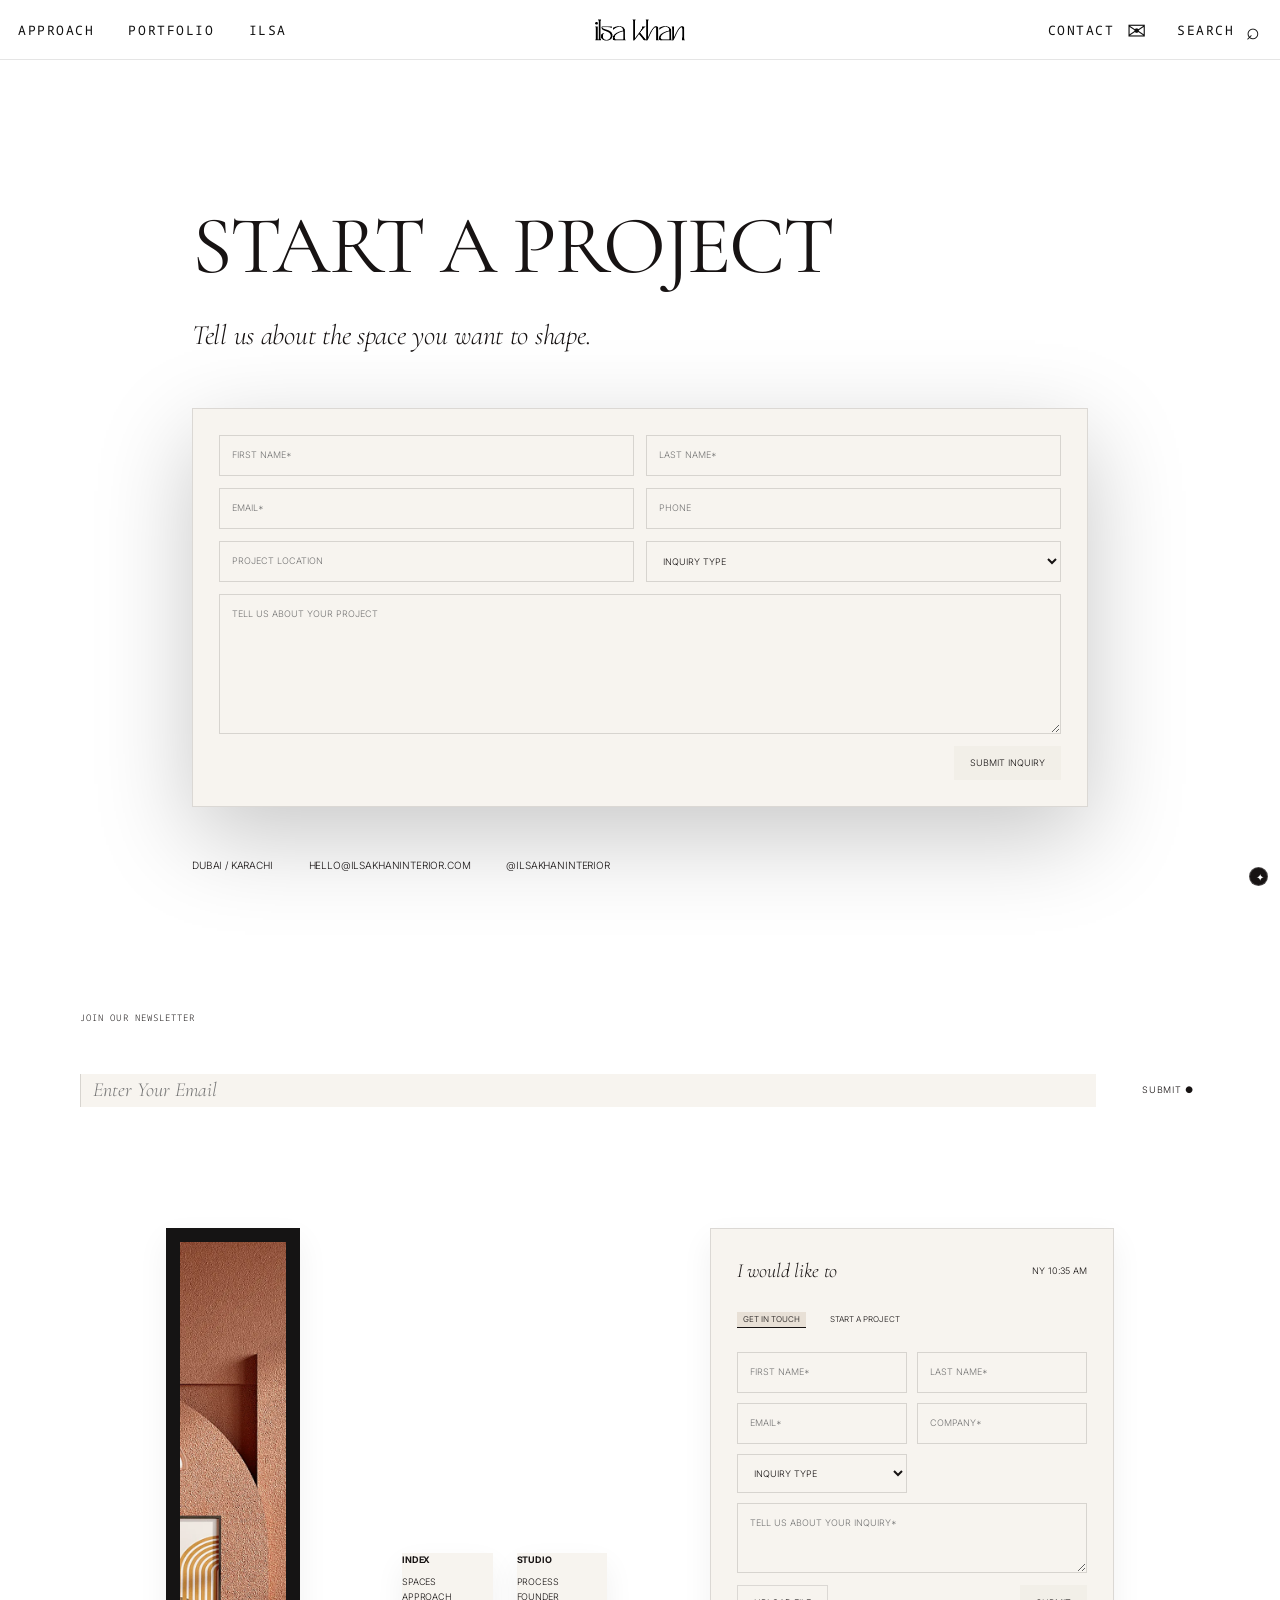
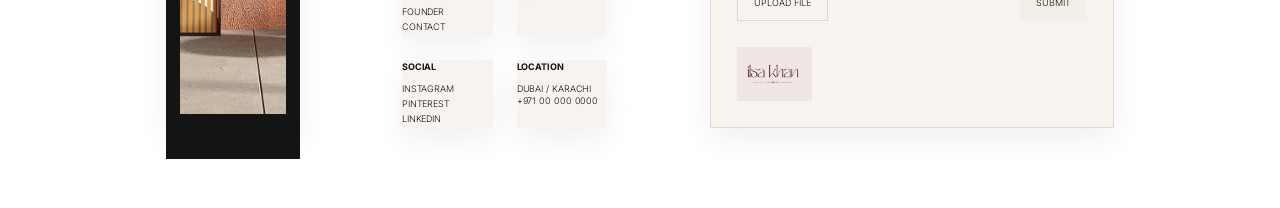
<file: contact.html>
<!DOCTYPE html>

<html lang="en">
<head>
<meta charset="utf-8"/>
<meta content="width=device-width, initial-scale=1" name="viewport"/>
<title>Contact — Ilsa Khan Studio</title>
<meta content="Luxury editorial design portfolio website for Ilsa Khan Studio." name="description"/>
<link href="assets/favicon.svg" rel="icon" type="image/svg+xml"/>
<link href="https://fonts.googleapis.com" rel="preconnect"/>
<link crossorigin="" href="https://fonts.gstatic.com" rel="preconnect"/>
<link href="https://fonts.googleapis.com/css2?family=Cormorant+Garamond:ital,wght@0,400;0,500;1,400;1,500&amp;family=Inter:wght@300;400;500;600&amp;family=Noto+Sans+Mono:wght@400&amp;display=swap" rel="stylesheet"/>
<link href="styles.css" rel="stylesheet"/>
</head>
<body class="contact-page-body">
<header class="site-header" data-header="">
<nav aria-label="Primary left navigation" class="nav-left">
<div class="nav-item has-mega">
<a href="approach.html">Approach</a>
<div aria-label="Approach sections" class="mega-menu">
<div class="mega-inner">
<div class="mega-links">
<a href="approach.html#methodology">Methodology</a>
<a href="approach.html#approach-spaces">Spaces</a>

</div>
<div class="mega-cards">
<a class="mega-card" href="approach.html#methodology"><img alt="Methodology" src="assets/approach-custom-01.webp" loading="lazy" decoding="async"/><span>Methodology</span></a>
<a class="mega-card" href="approach.html#approach-spaces"><img alt="Spaces" src="assets/approach-custom-02.webp" loading="lazy" decoding="async"/><span>Spaces</span></a>

</div>
</div>
</div>
</div>
<div class="nav-item has-mega">
<a href="spaces.html">Portfolio</a>
<div aria-label="Portfolio sections" class="mega-menu">
<div class="mega-inner compact">
<div class="mega-links">
<a href="spaces.html#portfolio-spaces">Spaces</a>
</div>
<div class="mega-cards">
<a class="mega-card" href="project-palm-residence.html"><img alt="Palm Residence" src="assets/interior-01.webp" loading="lazy" decoding="async"/><span>Palm Residence</span></a>
<a class="mega-card" href="project-palm-residence.html"><img alt="The Amber House" src="assets/interior-03.webp" loading="lazy" decoding="async"/><span>The Amber House</span></a>
<a class="mega-card" href="project-palm-residence.html"><img alt="The Olive Suite" src="assets/interior-05.webp" loading="lazy" decoding="async"/><span>The Olive Suite</span></a>
</div>
</div>
</div>
</div>
<div class="nav-item has-mega">
<a href="story.html">Ilsa</a>
<div aria-label="Story sections" class="mega-menu">
<div class="mega-inner story-mega">
<div class="mega-links">
<a href="story.html#founder">Meet Your Designer</a>

</div>
<div class="mega-cards">
<a class="mega-card" href="story.html#founder"><img alt="Meet Your Designer" src="assets/ilsa-founder-feature.webp" loading="lazy" decoding="async"/><span>Meet Your Designer</span></a>

<a class="mega-card" href="approach.html"><img alt="Approach" src="assets/interior-20.webp" loading="lazy" decoding="async"/><span>Approach</span></a>
</div>
</div>
</div>
</div></nav>
<a aria-label="Ilsa Khan Studio home" class="brand" href="index.html"><img alt="Ilsa Khan Studio" src="assets/ilsa-khan-header-only-black.webp" decoding="async"/><span class="sr-only">Ilsa Khan Studio</span></a>
<nav aria-label="Primary right navigation" class="nav-right">
<a class="contact-link" href="contact.html">Contact <span aria-hidden="true" class="header-inline-icon">✉</span></a>
<button aria-label="Search" class="search-btn" data-search-open="" type="button">Search <span aria-hidden="true" class="header-inline-icon">⌕</span></button>
</nav>
<button aria-label="Open menu" class="menu-btn" data-menu="" type="button">Menu</button>
</header>
<div class="mobile-drawer" data-drawer="">
<div class="mobile-section">
<button class="mobile-accordion" type="button">Approach</button>
<div class="mobile-panel"><a href="approach.html#methodology">Methodology</a><a href="approach.html#approach-spaces">Spaces</a></div>
</div>
<div class="mobile-section">
<button class="mobile-accordion" type="button">Portfolio</button>
<div class="mobile-panel"><a href="spaces.html#portfolio-spaces">Spaces</a></div>
</div>
<div class="mobile-section">
<button class="mobile-accordion" type="button">Ilsa</button>
<div class="mobile-panel"><a href="story.html#founder">Meet Your Designer</a></div>
</div>

<a href="contact.html">Contact</a>
</div>
<div class="search-overlay" data-search-overlay="">
<button class="search-close" data-search-close="" type="button">Close</button>
<label for="site-search">Search Ilsa Khan Studio</label>
<input id="site-search" placeholder="Type to search…" type="search"/>
</div>
<main>
<section class="contact-page reveal"><h1>Start a Project</h1><p>Tell us about the space you want to shape.</p><form class="large-contact"><input placeholder="First Name*"/><input placeholder="Last Name*"/><input placeholder="Email*"/><input placeholder="Phone"/><input placeholder="Project Location"/><select><option>Inquiry Type</option><option>Residential Interior</option><option>Hospitality Interior</option><option>Styling / Art Direction</option></select><textarea placeholder="Tell us about your project"></textarea><button type="submit">Submit Inquiry</button></form><div class="contact-meta"><span>Dubai / Karachi</span><span>hello@ilsakhaninterior.com</span><span>@ilsakhaninterior</span></div></section>
</main>
<section class="newsletter reveal">
<div class="tiny-label">Join our newsletter</div>
<form><input aria-label="Email" placeholder="Enter Your Email" type="email"/><button type="submit">Submit ●</button></form>
</section>
<footer class="footer reveal">
<div class="info-desk">
<img alt="Interior detail placeholder" src="assets/interior-16.webp" loading="lazy" decoding="async"/>
<span>Information Desk</span>
<div class="footer-logo"><img alt="Ilsa Khan Studio" src="assets/ilsa-khan-studio-logo.webp" decoding="async"/></div>
</div>
<div class="footer-links">
<div><h4>Index</h4><a href="spaces.html">Spaces</a><a href="approach.html">Approach</a><a href="story.html">Founder</a><a href="contact.html">Contact</a></div>
<div><h4>Studio</h4><a href="approach.html">Process</a><a href="story.html">Founder</a></div>
<div><h4>Social</h4><a href="#">Instagram</a><a href="#">Pinterest</a><a href="#">LinkedIn</a></div>
<div><h4>Location</h4><p>Dubai / Karachi<br/>+971 00 000 0000</p></div>
</div>
<form class="contact-card" id="mini-contact">
<div class="form-top"><em>I would like to</em><span>NY 10:35 AM</span></div>
<div class="tabs"><button class="active" type="button">Get in touch</button><button type="button">Start a project</button></div>
<div class="form-grid"><input placeholder="First Name*"/><input placeholder="Last Name*"/><input placeholder="Email*"/><input placeholder="Company*"/><select><option>Inquiry Type</option><option>Residential</option><option>Hospitality</option><option>Styling</option></select><textarea placeholder="Tell us about your inquiry*"></textarea></div>
<div class="form-actions"><button class="upload" type="button">Upload File</button><button type="submit">Submit</button></div>
<div class="card-brand"><img alt="Ilsa Khan Studio" src="assets/ilsa-khan-studio-logo.webp" decoding="async"/></div>
</form>
</footer>
<button aria-label="decorative quick action" class="float-dot">✦</button>
<script src="script.js"></script>
</body>
</html>
</file>
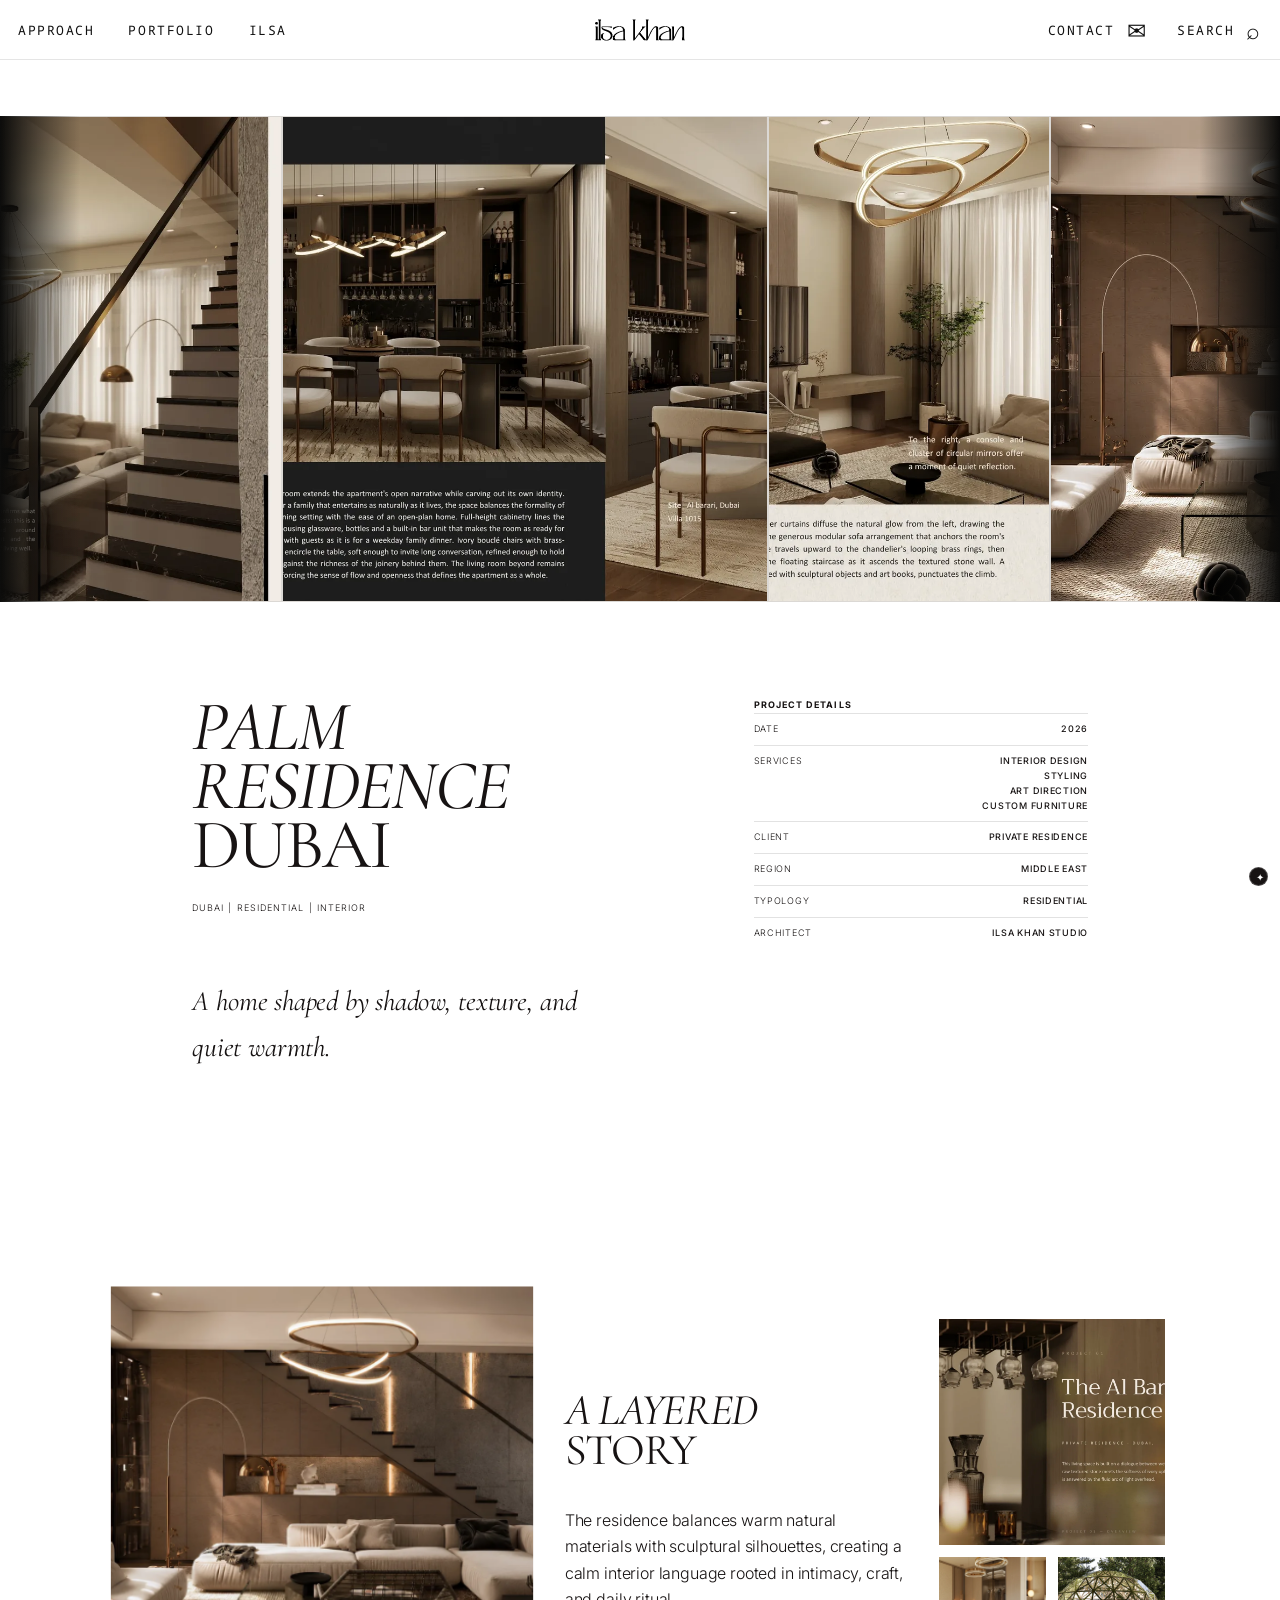
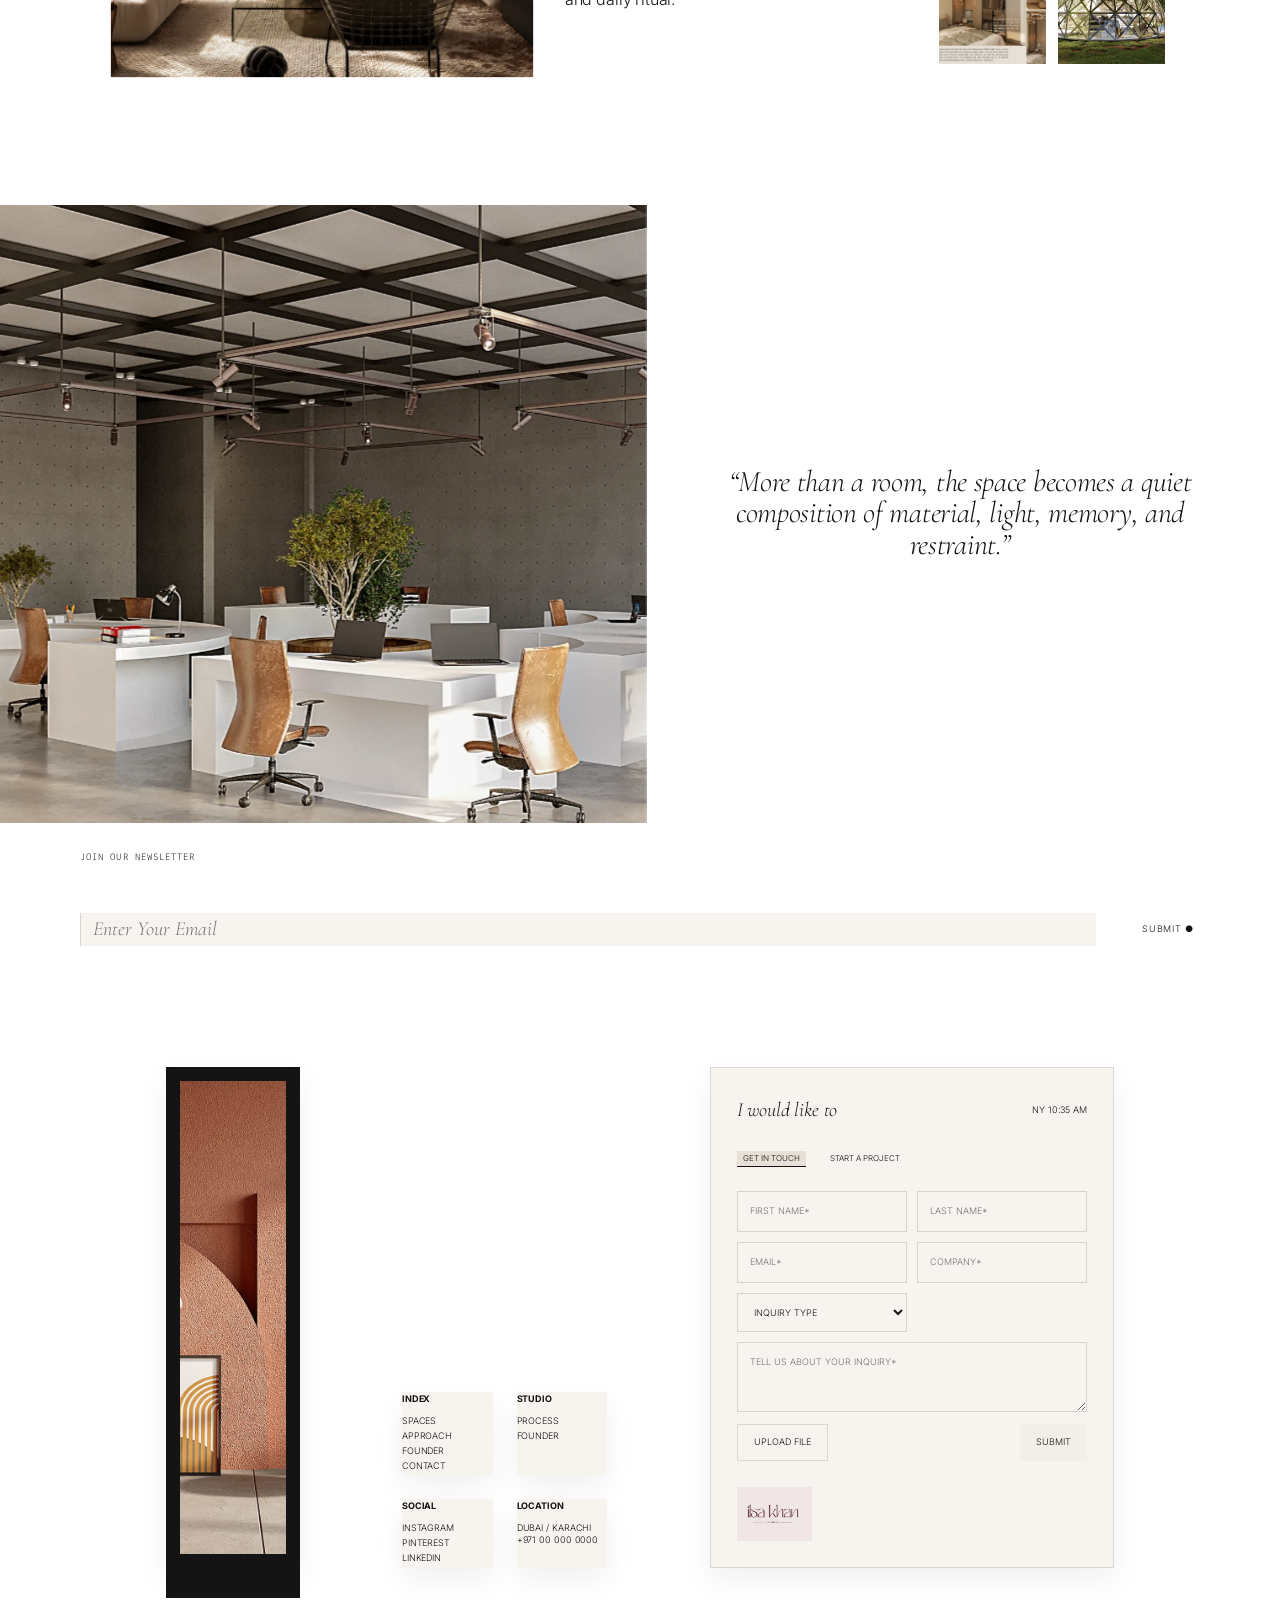
<file: project-palm-residence.html>
<!DOCTYPE html>

<html lang="en">
<head>
<meta charset="utf-8"/>
<meta content="width=device-width, initial-scale=1" name="viewport"/>
<title>Palm Residence — Ilsa Khan Studio</title>
<meta content="Luxury editorial design portfolio website for Ilsa Khan Studio." name="description"/>
<link href="assets/favicon.svg" rel="icon" type="image/svg+xml"/>
<link href="https://fonts.googleapis.com" rel="preconnect"/>
<link crossorigin="" href="https://fonts.gstatic.com" rel="preconnect"/>
<link href="https://fonts.googleapis.com/css2?family=Cormorant+Garamond:ital,wght@0,400;0,500;1,400;1,500&amp;family=Inter:wght@300;400;500;600&amp;family=Noto+Sans+Mono:wght@400&amp;display=swap" rel="stylesheet"/>
<link href="styles.css" rel="stylesheet"/>
</head>
<body class="detail-page">
<header class="site-header" data-header="">
<nav aria-label="Primary left navigation" class="nav-left">
<div class="nav-item has-mega">
<a href="approach.html">Approach</a>
<div aria-label="Approach sections" class="mega-menu">
<div class="mega-inner">
<div class="mega-links">
<a href="approach.html#methodology">Methodology</a>
<a href="approach.html#approach-spaces">Spaces</a>

</div>
<div class="mega-cards">
<a class="mega-card" href="approach.html#methodology"><img alt="Methodology" src="assets/approach-custom-01.webp" loading="lazy" decoding="async"/><span>Methodology</span></a>
<a class="mega-card" href="approach.html#approach-spaces"><img alt="Spaces" src="assets/approach-custom-02.webp" loading="lazy" decoding="async"/><span>Spaces</span></a>

</div>
</div>
</div>
</div>
<div class="nav-item has-mega">
<a href="spaces.html">Portfolio</a>
<div aria-label="Portfolio sections" class="mega-menu">
<div class="mega-inner compact">
<div class="mega-links">
<a href="spaces.html#portfolio-spaces">Spaces</a>
</div>
<div class="mega-cards">
<a class="mega-card" href="project-palm-residence.html"><img alt="Palm Residence" src="assets/interior-01.webp" loading="lazy" decoding="async"/><span>Palm Residence</span></a>
<a class="mega-card" href="project-palm-residence.html"><img alt="The Amber House" src="assets/interior-03.webp" loading="lazy" decoding="async"/><span>The Amber House</span></a>
<a class="mega-card" href="project-palm-residence.html"><img alt="The Olive Suite" src="assets/interior-05.webp" loading="lazy" decoding="async"/><span>The Olive Suite</span></a>
</div>
</div>
</div>
</div>
<div class="nav-item has-mega">
<a href="story.html">Ilsa</a>
<div aria-label="Story sections" class="mega-menu">
<div class="mega-inner story-mega">
<div class="mega-links">
<a href="story.html#founder">Meet Your Designer</a>

</div>
<div class="mega-cards">
<a class="mega-card" href="story.html#founder"><img alt="Meet Your Designer" src="assets/ilsa-founder-feature.webp" loading="lazy" decoding="async"/><span>Meet Your Designer</span></a>

<a class="mega-card" href="approach.html"><img alt="Approach" src="assets/interior-20.webp" loading="lazy" decoding="async"/><span>Approach</span></a>
</div>
</div>
</div>
</div></nav>
<a aria-label="Ilsa Khan Studio home" class="brand" href="index.html"><img alt="Ilsa Khan Studio" src="assets/ilsa-khan-header-only-black.webp" decoding="async"/><span class="sr-only">Ilsa Khan Studio</span></a>
<nav aria-label="Primary right navigation" class="nav-right">
<a class="contact-link" href="contact.html">Contact <span aria-hidden="true" class="header-inline-icon">✉</span></a>
<button aria-label="Search" class="search-btn" data-search-open="" type="button">Search <span aria-hidden="true" class="header-inline-icon">⌕</span></button>
</nav>
<button aria-label="Open menu" class="menu-btn" data-menu="" type="button">Menu</button>
</header>
<div class="mobile-drawer" data-drawer="">
<div class="mobile-section">
<button class="mobile-accordion" type="button">Approach</button>
<div class="mobile-panel"><a href="approach.html#methodology">Methodology</a><a href="approach.html#approach-spaces">Spaces</a></div>
</div>
<div class="mobile-section">
<button class="mobile-accordion" type="button">Portfolio</button>
<div class="mobile-panel"><a href="spaces.html#portfolio-spaces">Spaces</a></div>
</div>
<div class="mobile-section">
<button class="mobile-accordion" type="button">Ilsa</button>
<div class="mobile-panel"><a href="story.html#founder">Meet Your Designer</a></div>
</div>

<a href="contact.html">Contact</a>
</div>
<div class="search-overlay" data-search-overlay="">
<button class="search-close" data-search-close="" type="button">Close</button>
<label for="site-search">Search Ilsa Khan Studio</label>
<input id="site-search" placeholder="Type to search…" type="search"/>
</div>
<main>
<section aria-label="Project images" class="detail-marquee">
<div class="auto-marquee hero-marquee" data-auto-marquee="" data-speed="18">
<div class="marquee-track">
<div class="marquee-card slim"><img alt="Palm Residence detail one" src="assets/interior-01.webp" loading="lazy" decoding="async"/></div>
<div class="marquee-card wide"><img alt="Palm Residence main room" src="assets/interior-02.webp" loading="lazy" decoding="async"/></div>
<div class="marquee-card slim"><img alt="Palm Residence bathroom detail" src="assets/interior-03.webp" loading="lazy" decoding="async"/></div>
<div class="marquee-card wide"><img alt="Palm Residence living area" src="assets/interior-04.webp" loading="lazy" decoding="async"/></div>
<div class="marquee-card slim"><img alt="Palm Residence corridor" src="assets/interior-05.webp" loading="lazy" decoding="async"/></div>
<div class="marquee-card wide"><img alt="Palm Residence kitchen" src="assets/interior-06.webp" loading="lazy" decoding="async"/></div>
</div>
</div>
</section>
<section class="project-intro">
<div>
<h1><em>Palm Residence</em><br/>Dubai</h1>
<p class="tags">Dubai | Residential | Interior</p>
<h3>A home shaped by shadow, texture, and quiet warmth.</h3>
</div>
<div class="details-table">
<h4>Project Details</h4>
<p><span>Date</span><b>2026</b></p>
<p><span>Services</span><b>Interior Design<br/>Styling<br/>Art Direction<br/>Custom Furniture</b></p>
<p><span>Client</span><b>Private Residence</b></p>
<p><span>Region</span><b>Middle East</b></p>
<p><span>Typology</span><b>Residential</b></p>
<p><span>Architect</span><b>Ilsa Khan Studio</b></p>
</div>
</section>
<section class="story-band reveal">
<img alt="Large residence view" src="assets/interior-04.webp" loading="lazy" decoding="async"/>
<div><h2><em>A layered</em><br/>story</h2><p>The residence balances warm natural materials with sculptural silhouettes, creating a calm interior language rooted in intimacy, craft, and daily ritual.</p></div>
<div class="mini-collage"><img alt="Material detail" src="assets/interior-05.webp" loading="lazy" decoding="async"/><img alt="Room detail" src="assets/interior-06.webp" loading="lazy" decoding="async"/><img alt="Stone detail" src="assets/interior-07.webp" loading="lazy" decoding="async"/></div>
</section>
<section class="split-quote reveal">
<img alt="Interior with ambient lighting" src="assets/interior-08.webp" loading="lazy" decoding="async"/>
<div><p>“More than a room, the space becomes a quiet composition of material, light, memory, and restraint.”</p></div>
</section>
</main>
<section class="newsletter reveal">
<div class="tiny-label">Join our newsletter</div>
<form><input aria-label="Email" placeholder="Enter Your Email" type="email"/><button type="submit">Submit ●</button></form>
</section>
<footer class="footer reveal">
<div class="info-desk">
<img alt="Interior detail placeholder" src="assets/interior-16.webp" loading="lazy" decoding="async"/>
<span>Information Desk</span>
<div class="footer-logo"><img alt="Ilsa Khan Studio" src="assets/ilsa-khan-studio-logo.webp" decoding="async"/></div>
</div>
<div class="footer-links">
<div><h4>Index</h4><a href="spaces.html">Spaces</a><a href="approach.html">Approach</a><a href="story.html">Founder</a><a href="contact.html">Contact</a></div>
<div><h4>Studio</h4><a href="approach.html">Process</a><a href="story.html">Founder</a></div>
<div><h4>Social</h4><a href="#">Instagram</a><a href="#">Pinterest</a><a href="#">LinkedIn</a></div>
<div><h4>Location</h4><p>Dubai / Karachi<br/>+971 00 000 0000</p></div>
</div>
<form class="contact-card" id="mini-contact">
<div class="form-top"><em>I would like to</em><span>NY 10:35 AM</span></div>
<div class="tabs"><button class="active" type="button">Get in touch</button><button type="button">Start a project</button></div>
<div class="form-grid"><input placeholder="First Name*"/><input placeholder="Last Name*"/><input placeholder="Email*"/><input placeholder="Company*"/><select><option>Inquiry Type</option><option>Residential</option><option>Hospitality</option><option>Styling</option></select><textarea placeholder="Tell us about your inquiry*"></textarea></div>
<div class="form-actions"><button class="upload" type="button">Upload File</button><button type="submit">Submit</button></div>
<div class="card-brand"><img alt="Ilsa Khan Studio" src="assets/ilsa-khan-studio-logo.webp" decoding="async"/></div>
</form>
</footer>
<button aria-label="decorative quick action" class="float-dot">✦</button>
<script src="script.js"></script>
</body>
</html>
</file>
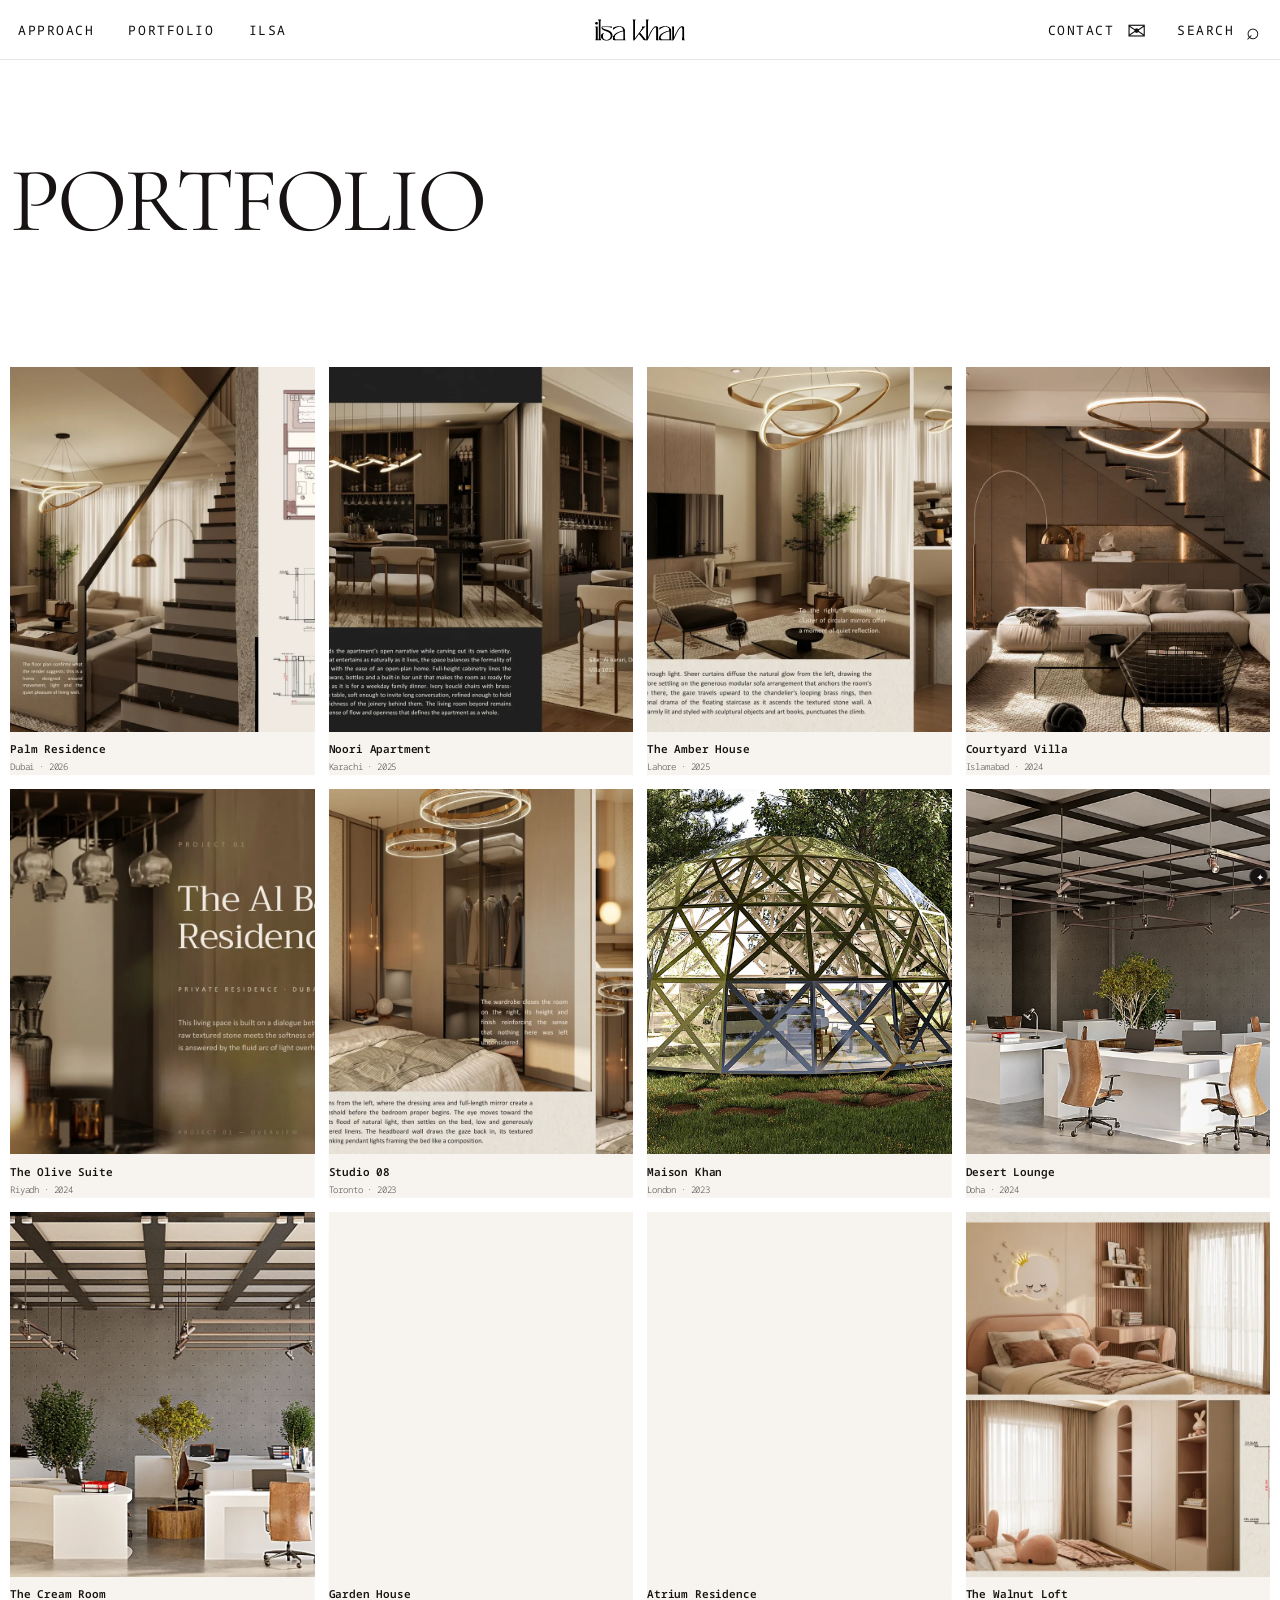
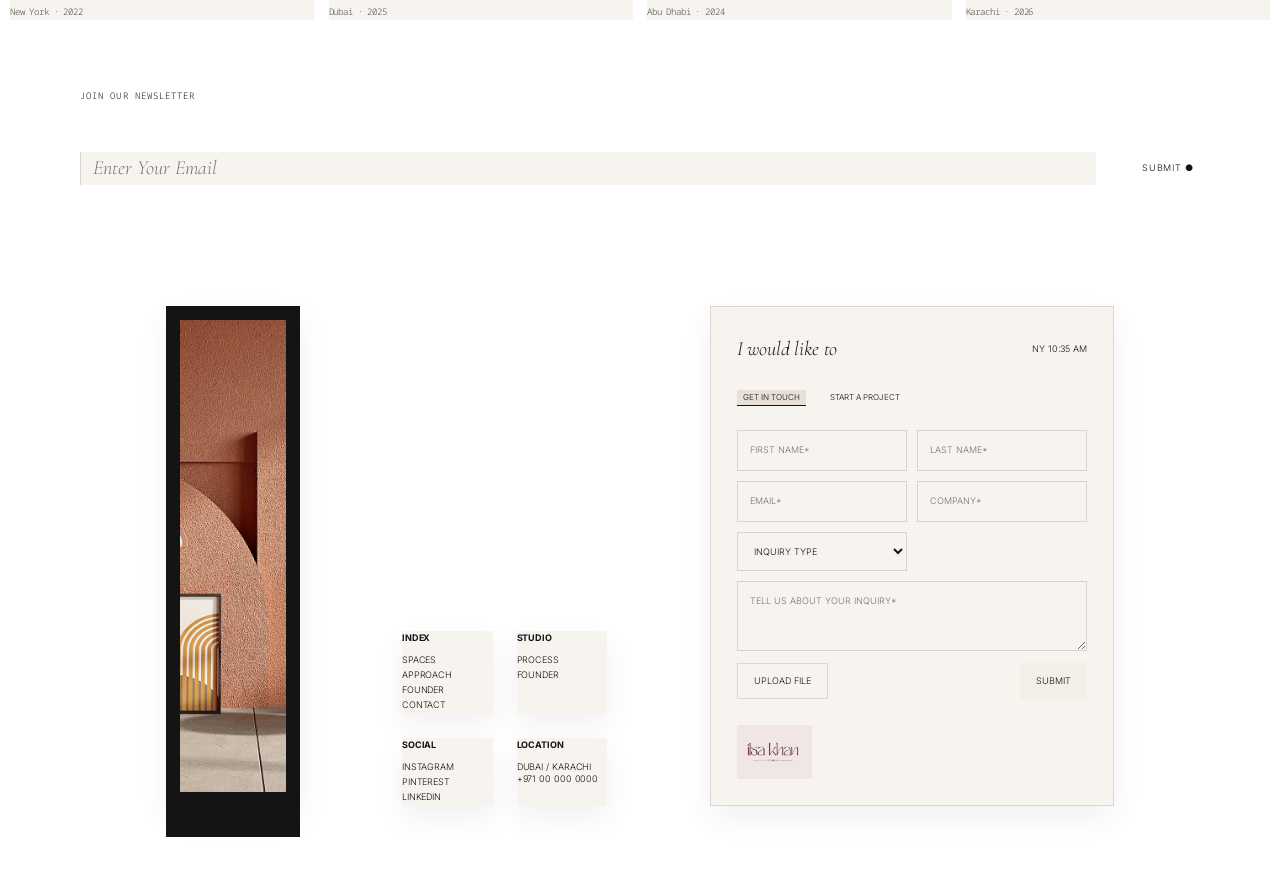
<file: spaces.html>
<!DOCTYPE html>

<html lang="en">
<head>
<meta charset="utf-8"/>
<meta content="width=device-width, initial-scale=1" name="viewport"/>
<title>Portfolio — Ilsa Khan Studio</title>
<meta content="Luxury editorial design portfolio website for Ilsa Khan Studio." name="description"/>
<link href="assets/favicon.svg" rel="icon" type="image/svg+xml"/>
<link href="https://fonts.googleapis.com" rel="preconnect"/>
<link crossorigin="" href="https://fonts.gstatic.com" rel="preconnect"/>
<link href="https://fonts.googleapis.com/css2?family=Cormorant+Garamond:ital,wght@0,400;0,500;1,400;1,500&amp;family=Inter:wght@300;400;500;600&amp;family=Noto+Sans+Mono:wght@400&amp;display=swap" rel="stylesheet"/>
<link href="styles.css" rel="stylesheet"/>
</head>
<body class="spaces-page">
<header class="site-header" data-header="">
<nav aria-label="Primary left navigation" class="nav-left">
<div class="nav-item has-mega">
<a href="approach.html">Approach</a>
<div aria-label="Approach sections" class="mega-menu">
<div class="mega-inner">
<div class="mega-links">
<a href="approach.html#methodology">Methodology</a>
<a href="approach.html#approach-spaces">Spaces</a>

</div>
<div class="mega-cards">
<a class="mega-card" href="approach.html#methodology"><img alt="Methodology" src="assets/approach-custom-01.webp" loading="lazy" decoding="async"/><span>Methodology</span></a>
<a class="mega-card" href="approach.html#approach-spaces"><img alt="Spaces" src="assets/approach-custom-02.webp" loading="lazy" decoding="async"/><span>Spaces</span></a>

</div>
</div>
</div>
</div>
<div class="nav-item has-mega">
<a href="spaces.html">Portfolio</a>
<div aria-label="Portfolio sections" class="mega-menu">
<div class="mega-inner compact">
<div class="mega-links">
<a href="spaces.html#portfolio-spaces">Spaces</a>
</div>
<div class="mega-cards">
<a class="mega-card" href="project-palm-residence.html"><img alt="Palm Residence" src="assets/interior-01.webp" decoding="async" fetchpriority="high"/><span>Palm Residence</span></a>
<a class="mega-card" href="project-palm-residence.html"><img alt="The Amber House" src="assets/interior-03.webp" loading="lazy" decoding="async"/><span>The Amber House</span></a>
<a class="mega-card" href="project-palm-residence.html"><img alt="The Olive Suite" src="assets/interior-05.webp" loading="lazy" decoding="async"/><span>The Olive Suite</span></a>
</div>
</div>
</div>
</div>
<div class="nav-item has-mega">
<a href="story.html">Ilsa</a>
<div aria-label="Story sections" class="mega-menu">
<div class="mega-inner story-mega">
<div class="mega-links">
<a href="story.html#founder">Meet Your Designer</a>

</div>
<div class="mega-cards">
<a class="mega-card" href="story.html#founder"><img alt="Meet Your Designer" src="assets/ilsa-founder-feature.webp" loading="lazy" decoding="async"/><span>Meet Your Designer</span></a>

<a class="mega-card" href="approach.html"><img alt="Approach" src="assets/interior-20.webp" loading="lazy" decoding="async"/><span>Approach</span></a>
</div>
</div>
</div>
</div></nav>
<a aria-label="Ilsa Khan Studio home" class="brand" href="index.html"><img alt="Ilsa Khan Studio" src="assets/ilsa-khan-header-only-black.webp" decoding="async"/><span class="sr-only">Ilsa Khan Studio</span></a>
<nav aria-label="Primary right navigation" class="nav-right">
<a class="contact-link" href="contact.html">Contact <span aria-hidden="true" class="header-inline-icon">✉</span></a>
<button aria-label="Search" class="search-btn" data-search-open="" type="button">Search <span aria-hidden="true" class="header-inline-icon">⌕</span></button>
</nav>
<button aria-label="Open menu" class="menu-btn" data-menu="" type="button">Menu</button>
</header>
<div class="mobile-drawer" data-drawer="">
<div class="mobile-section">
<button class="mobile-accordion" type="button">Approach</button>
<div class="mobile-panel"><a href="approach.html#methodology">Methodology</a><a href="approach.html#approach-spaces">Spaces</a></div>
</div>
<div class="mobile-section">
<button class="mobile-accordion" type="button">Portfolio</button>
<div class="mobile-panel"><a href="spaces.html#portfolio-spaces">Spaces</a></div>
</div>
<div class="mobile-section">
<button class="mobile-accordion" type="button">Ilsa</button>
<div class="mobile-panel"><a href="story.html#founder">Meet Your Designer</a></div>
</div>

<a href="contact.html">Contact</a>
</div>
<div class="search-overlay" data-search-overlay="">
<button class="search-close" data-search-close="" type="button">Close</button>
<label for="site-search">Search Ilsa Khan Studio</label>
<input id="site-search" placeholder="Type to search…" type="search"/>
</div>
<main>
<section class="page-title reveal"><h1>Portfolio</h1></section>
<section class="project-grid"><a class="project-card reveal" data-region="Dubai" data-type="Residential" href="project-palm-residence.html">
<div class="image-wrap"><img alt="Palm Residence interior project" src="assets/interior-01.webp" decoding="async" fetchpriority="high"/></div>
<span>Palm Residence</span><small>Dubai · 2026</small>
</a>
<a class="project-card reveal" data-region="Karachi" data-type="Residential" href="project-palm-residence.html">
<div class="image-wrap"><img alt="Noori Apartment interior project" src="assets/interior-02.webp" loading="lazy" decoding="async"/></div>
<span>Noori Apartment</span><small>Karachi · 2025</small>
</a>
<a class="project-card reveal" data-region="Lahore" data-type="Residential" href="project-palm-residence.html">
<div class="image-wrap"><img alt="The Amber House interior project" src="assets/interior-03.webp" loading="lazy" decoding="async"/></div>
<span>The Amber House</span><small>Lahore · 2025</small>
</a>
<a class="project-card reveal" data-region="Islamabad" data-type="Villa" href="project-palm-residence.html">
<div class="image-wrap"><img alt="Courtyard Villa interior project" src="assets/interior-04.webp" loading="lazy" decoding="async"/></div>
<span>Courtyard Villa</span><small>Islamabad · 2024</small>
</a>
<a class="project-card reveal" data-region="Riyadh" data-type="Hospitality" href="project-palm-residence.html">
<div class="image-wrap"><img alt="The Olive Suite interior project" src="assets/interior-05.webp" loading="lazy" decoding="async"/></div>
<span>The Olive Suite</span><small>Riyadh · 2024</small>
</a>
<a class="project-card reveal" data-region="Toronto" data-type="Studio" href="project-palm-residence.html">
<div class="image-wrap"><img alt="Studio 08 interior project" src="assets/interior-06.webp" loading="lazy" decoding="async"/></div>
<span>Studio 08</span><small>Toronto · 2023</small>
</a>
<a class="project-card reveal" data-region="London" data-type="Residential" href="project-palm-residence.html">
<div class="image-wrap"><img alt="Maison Khan interior project" src="assets/interior-07.webp" loading="lazy" decoding="async"/></div>
<span>Maison Khan</span><small>London · 2023</small>
</a>
<a class="project-card reveal" data-region="Doha" data-type="Hospitality" href="project-palm-residence.html">
<div class="image-wrap"><img alt="Desert Lounge interior project" src="assets/interior-08.webp" loading="lazy" decoding="async"/></div>
<span>Desert Lounge</span><small>Doha · 2024</small>
</a>
<a class="project-card reveal" data-region="New York" data-type="Residential" href="project-palm-residence.html">
<div class="image-wrap"><img alt="The Cream Room interior project" src="assets/interior-09.webp" loading="lazy" decoding="async"/></div>
<span>The Cream Room</span><small>New York · 2022</small>
</a>
<a class="project-card reveal" data-region="Dubai" data-type="Residential" href="project-palm-residence.html">
<div class="image-wrap"><img alt="Garden House interior project" src="assets/interior-10.webp" loading="lazy" decoding="async"/></div>
<span>Garden House</span><small>Dubai · 2025</small>
</a>
<a class="project-card reveal" data-region="Abu Dhabi" data-type="Residential" href="project-palm-residence.html">
<div class="image-wrap"><img alt="Atrium Residence interior project" src="assets/interior-11.webp" loading="lazy" decoding="async"/></div>
<span>Atrium Residence</span><small>Abu Dhabi · 2024</small>
</a>
<a class="project-card reveal" data-region="Karachi" data-type="Loft" href="project-palm-residence.html">
<div class="image-wrap"><img alt="The Walnut Loft interior project" src="assets/interior-12.webp" loading="lazy" decoding="async"/></div>
<span>The Walnut Loft</span><small>Karachi · 2026</small>
</a>
</section>
</main>
<section class="newsletter reveal">
<div class="tiny-label">Join our newsletter</div>
<form><input aria-label="Email" placeholder="Enter Your Email" type="email"/><button type="submit">Submit ●</button></form>
</section>
<footer class="footer reveal">
<div class="info-desk">
<img alt="Interior detail placeholder" src="assets/interior-16.webp" loading="lazy" decoding="async"/>
<span>Information Desk</span>
<div class="footer-logo"><img alt="Ilsa Khan Studio" src="assets/ilsa-khan-studio-logo.webp" decoding="async"/></div>
</div>
<div class="footer-links">
<div><h4>Index</h4><a href="spaces.html">Spaces</a><a href="approach.html">Approach</a><a href="story.html">Founder</a><a href="contact.html">Contact</a></div>
<div><h4>Studio</h4><a href="approach.html">Process</a><a href="story.html">Founder</a></div>
<div><h4>Social</h4><a href="#">Instagram</a><a href="#">Pinterest</a><a href="#">LinkedIn</a></div>
<div><h4>Location</h4><p>Dubai / Karachi<br/>+971 00 000 0000</p></div>
</div>
<form class="contact-card" id="mini-contact">
<div class="form-top"><em>I would like to</em><span>NY 10:35 AM</span></div>
<div class="tabs"><button class="active" type="button">Get in touch</button><button type="button">Start a project</button></div>
<div class="form-grid"><input placeholder="First Name*"/><input placeholder="Last Name*"/><input placeholder="Email*"/><input placeholder="Company*"/><select><option>Inquiry Type</option><option>Residential</option><option>Hospitality</option><option>Styling</option></select><textarea placeholder="Tell us about your inquiry*"></textarea></div>
<div class="form-actions"><button class="upload" type="button">Upload File</button><button type="submit">Submit</button></div>
<div class="card-brand"><img alt="Ilsa Khan Studio" src="assets/ilsa-khan-studio-logo.webp" decoding="async"/></div>
</form>
</footer>
<button aria-label="decorative quick action" class="float-dot">✦</button>
<script src="script.js"></script>
</body>
</html>
</file>
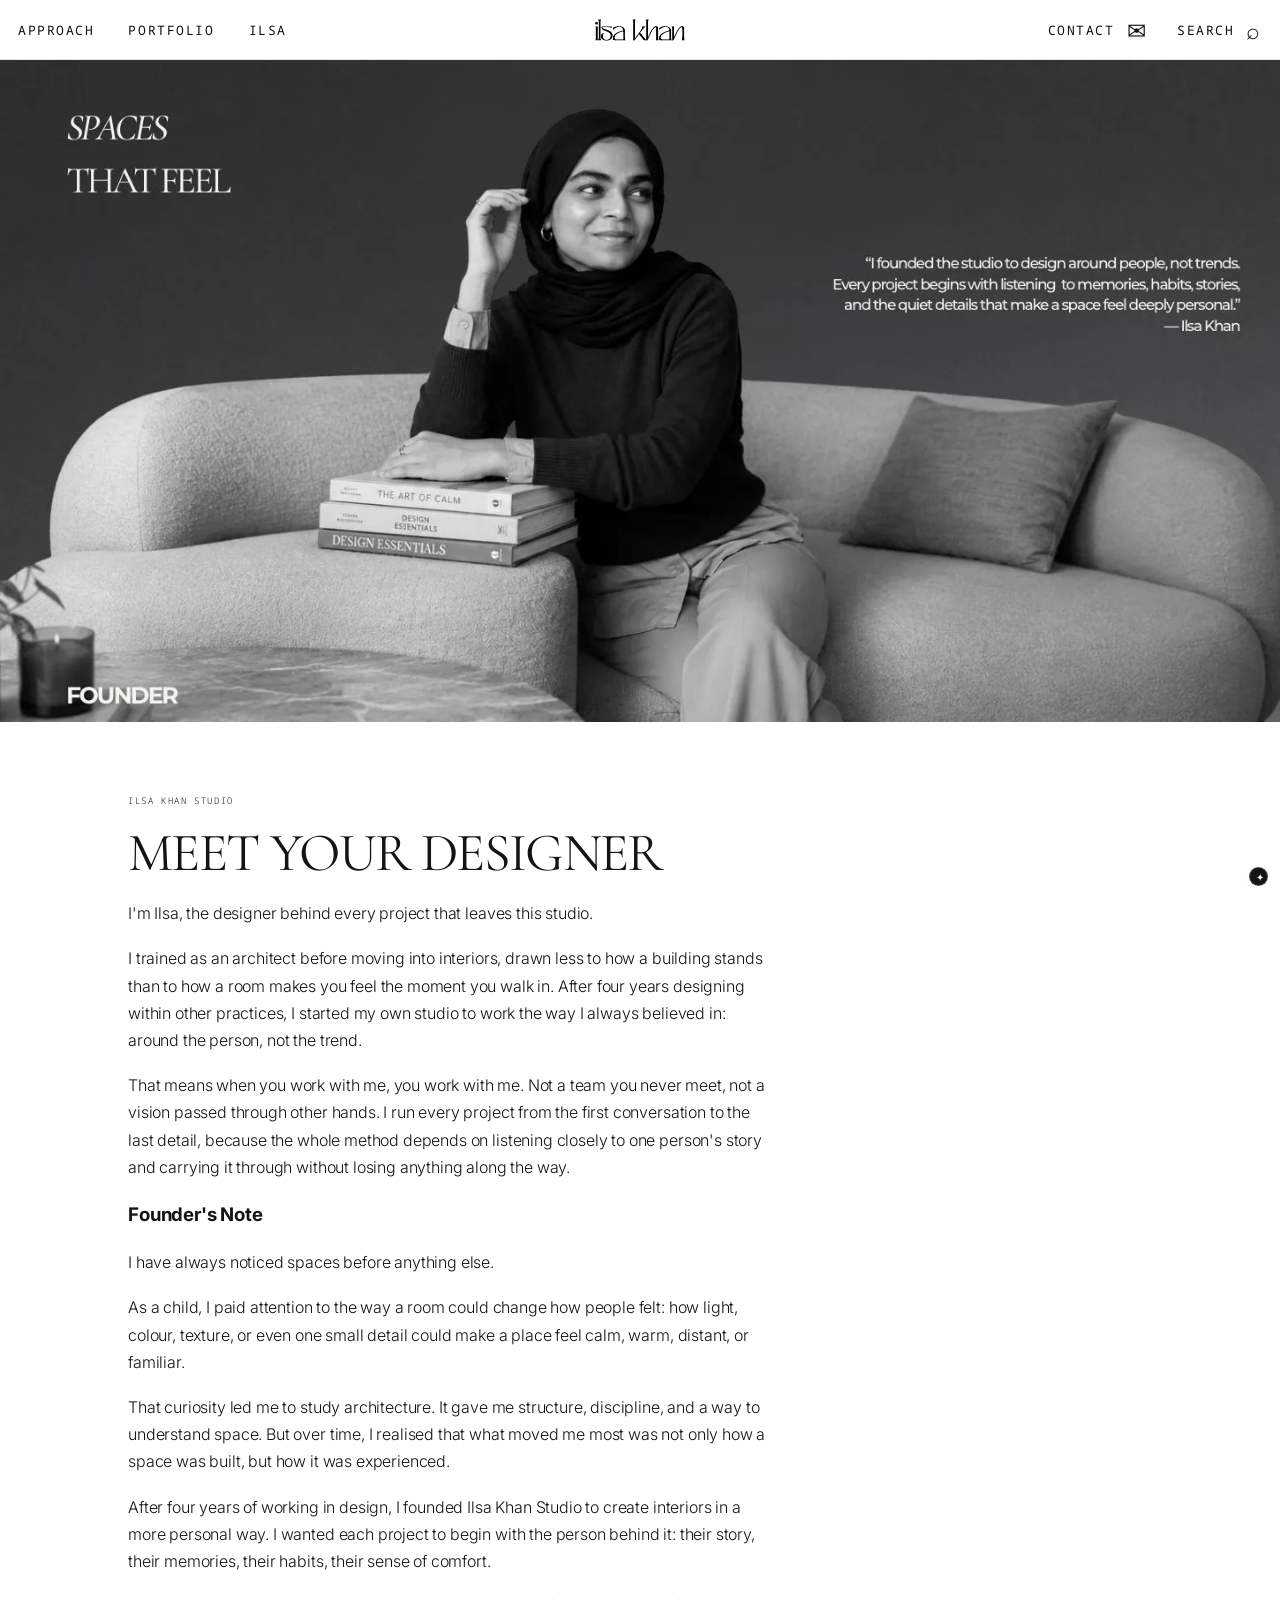
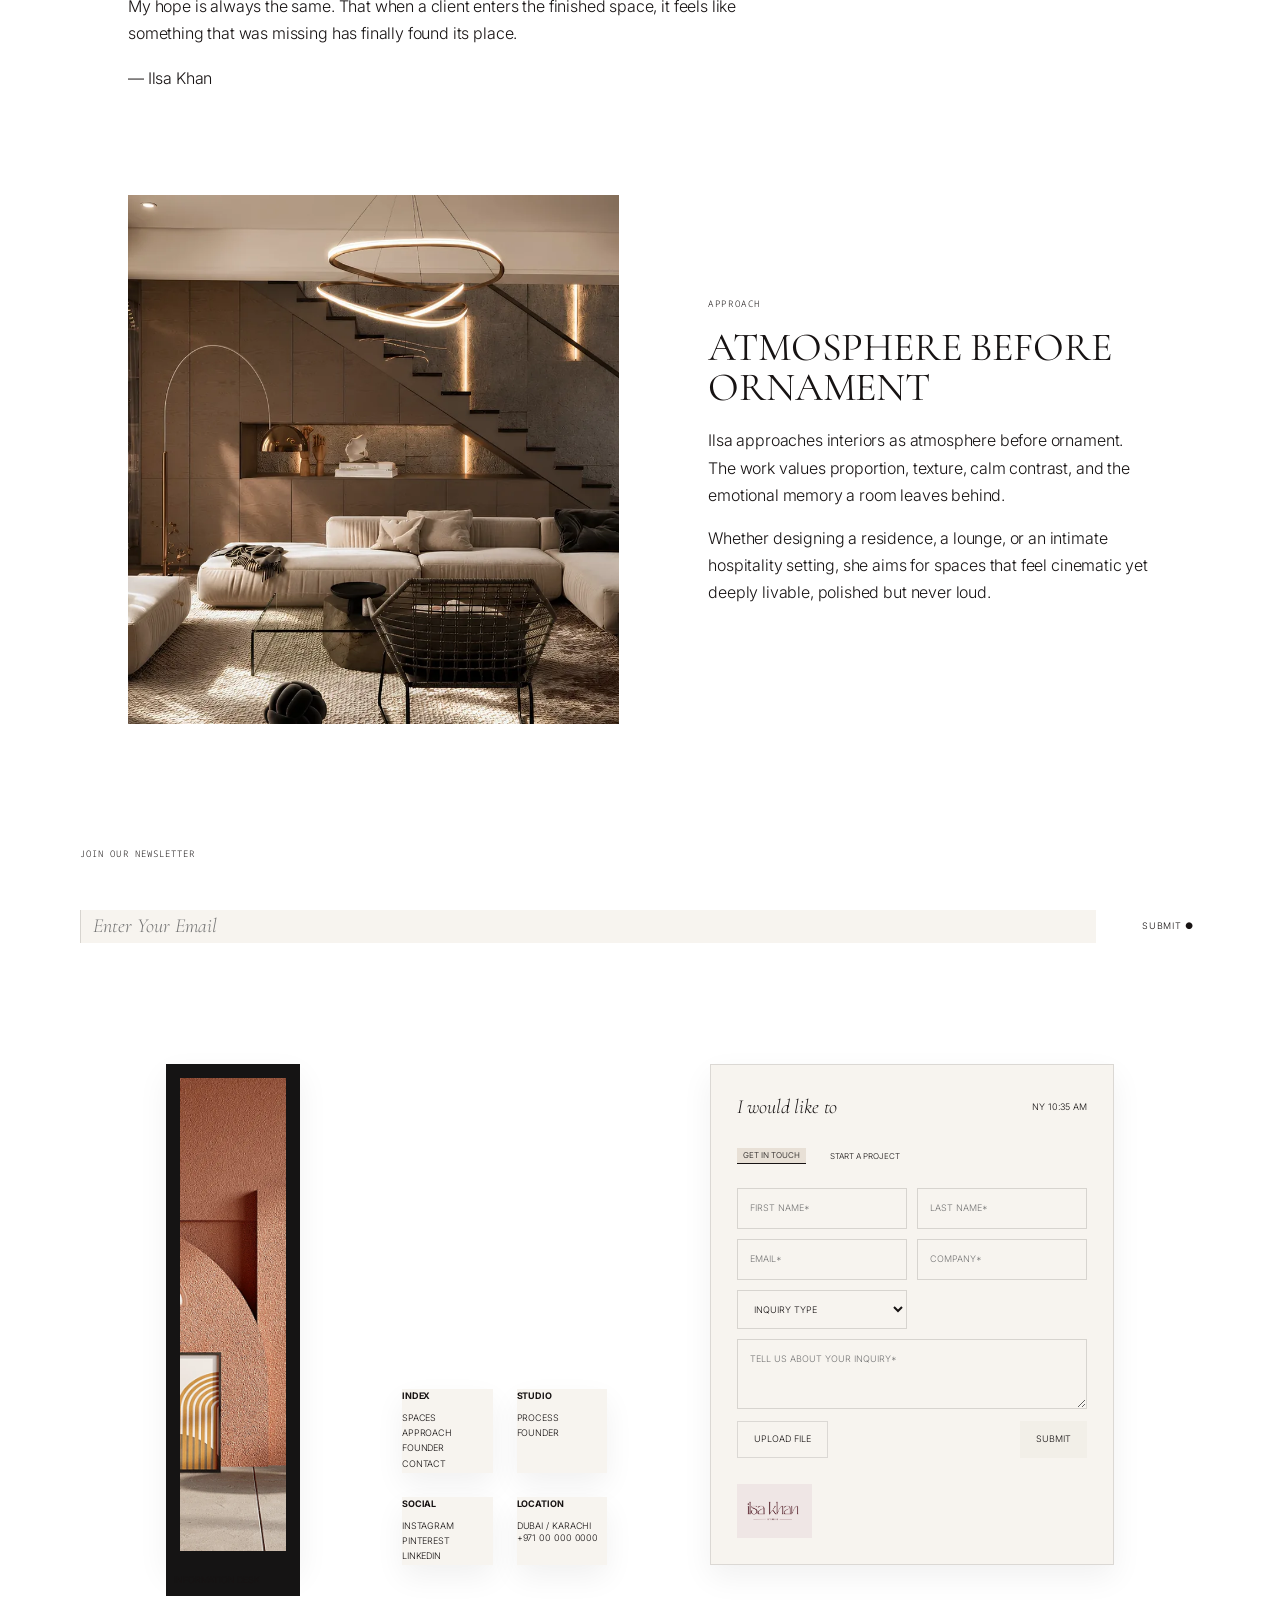
<file: story.html>
<!DOCTYPE html>

<html lang="en">
<head>
<meta charset="utf-8"/>
<meta content="width=device-width, initial-scale=1" name="viewport"/>
<title>Founder — Ilsa Khan Studio</title>
<meta content="Luxury editorial design portfolio website for Ilsa Khan Studio." name="description"/>
<link href="assets/favicon.svg" rel="icon" type="image/svg+xml"/>
<link href="https://fonts.googleapis.com" rel="preconnect"/>
<link crossorigin="" href="https://fonts.gstatic.com" rel="preconnect"/>
<link href="https://fonts.googleapis.com/css2?family=Cormorant+Garamond:ital,wght@0,400;0,500;1,400;1,500&amp;family=Inter:wght@300;400;500;600&amp;family=Noto+Sans+Mono:wght@400&amp;display=swap" rel="stylesheet"/>
<link href="styles.css" rel="stylesheet"/>
</head>
<body class="story-page">
<header class="site-header" data-header="">
<nav aria-label="Primary left navigation" class="nav-left">
<div class="nav-item has-mega">
<a href="approach.html">Approach</a>
<div aria-label="Approach sections" class="mega-menu">
<div class="mega-inner">
<div class="mega-links">
<a href="approach.html#methodology">Methodology</a>
<a href="approach.html#approach-spaces">Spaces</a>

</div>
<div class="mega-cards">
<a class="mega-card" href="approach.html#methodology"><img alt="Methodology" src="assets/approach-custom-01.webp" loading="lazy" decoding="async"/><span>Methodology</span></a>
<a class="mega-card" href="approach.html#approach-spaces"><img alt="Spaces" src="assets/approach-custom-02.webp" loading="lazy" decoding="async"/><span>Spaces</span></a>

</div>
</div>
</div>
</div>
<div class="nav-item has-mega">
<a href="spaces.html">Portfolio</a>
<div aria-label="Portfolio sections" class="mega-menu">
<div class="mega-inner compact">
<div class="mega-links">
<a href="spaces.html#portfolio-spaces">Spaces</a>
</div>
<div class="mega-cards">
<a class="mega-card" href="project-palm-residence.html"><img alt="Palm Residence" src="assets/interior-01.webp" loading="lazy" decoding="async"/><span>Palm Residence</span></a>
<a class="mega-card" href="project-palm-residence.html"><img alt="The Amber House" src="assets/interior-03.webp" loading="lazy" decoding="async"/><span>The Amber House</span></a>
<a class="mega-card" href="project-palm-residence.html"><img alt="The Olive Suite" src="assets/interior-05.webp" loading="lazy" decoding="async"/><span>The Olive Suite</span></a>
</div>
</div>
</div>
</div>
<div class="nav-item has-mega">
<a href="story.html">Ilsa</a>
<div aria-label="Story sections" class="mega-menu">
<div class="mega-inner story-mega">
<div class="mega-links">
<a href="story.html#founder">Meet Your Designer</a>

</div>
<div class="mega-cards">
<a class="mega-card" href="story.html#founder"><img alt="Meet Your Designer" src="assets/ilsa-founder-feature.webp" decoding="async" fetchpriority="high"/><span>Meet Your Designer</span></a>

<a class="mega-card" href="approach.html"><img alt="Approach" src="assets/interior-20.webp" loading="lazy" decoding="async"/><span>Approach</span></a>
</div>
</div>
</div>
</div></nav>
<a aria-label="Ilsa Khan Studio home" class="brand" href="index.html"><img alt="Ilsa Khan Studio" src="assets/ilsa-khan-header-only-black.webp" decoding="async"/><span class="sr-only">Ilsa Khan Studio</span></a>
<nav aria-label="Primary right navigation" class="nav-right">
<a class="contact-link" href="contact.html">Contact <span aria-hidden="true" class="header-inline-icon">✉</span></a>
<button aria-label="Search" class="search-btn" data-search-open="" type="button">Search <span aria-hidden="true" class="header-inline-icon">⌕</span></button>
</nav>
<button aria-label="Open menu" class="menu-btn" data-menu="" type="button">Menu</button>
</header>
<div class="mobile-drawer" data-drawer="">
<div class="mobile-section">
<button class="mobile-accordion" type="button">Approach</button>
<div class="mobile-panel"><a href="approach.html#methodology">Methodology</a><a href="approach.html#approach-spaces">Spaces</a></div>
</div>
<div class="mobile-section">
<button class="mobile-accordion" type="button">Portfolio</button>
<div class="mobile-panel"><a href="spaces.html#portfolio-spaces">Spaces</a></div>
</div>
<div class="mobile-section">
<button class="mobile-accordion" type="button">Ilsa</button>
<div class="mobile-panel"><a href="story.html#founder">Meet Your Designer</a></div>
</div>

<a href="contact.html">Contact</a>
</div>
<div class="search-overlay" data-search-overlay="">
<button class="search-close" data-search-close="" type="button">Close</button>
<label for="site-search">Search Ilsa Khan Studio</label>
<input id="site-search" placeholder="Type to search…" type="search"/>
</div>
<main>
<section class="story-founder-hero reveal"><img alt="Ilsa Khan founder portrait" src="assets/ilsa-founder-feature.webp" decoding="async" fetchpriority="high"/></section>
<section class="founder-intro reveal" id="founder">
	<div class="tiny-label">Ilsa Khan Studio</div>
	<h2>Meet Your Designer</h2>
	<p>I'm Ilsa, the designer behind every project that leaves this studio.</p>

	<p>I trained as an architect before moving into interiors, drawn less to how a building stands than to how a room makes you feel the moment you walk in. After four years designing within other practices, I started my own studio to work the way I always believed in: around the person, not the trend.</p>

	<p>That means when you work with me, you work with me. Not a team you never meet, not a vision passed through other hands. I run every project from the first conversation to the last detail, because the whole method depends on listening closely to one person's story and carrying it through without losing anything along the way.</p>

	<h3>Founder's Note</h3>
	<p>I have always noticed spaces before anything else.</p>

	<p>As a child, I paid attention to the way a room could change how people felt: how light, colour, texture, or even one small detail could make a place feel calm, warm, distant, or familiar.</p>

	<p>That curiosity led me to study architecture. It gave me structure, discipline, and a way to understand space. But over time, I realised that what moved me most was not only how a space was built, but how it was experienced.</p>

	<p>After four years of working in design, I founded Ilsa Khan Studio to create interiors in a more personal way. I wanted each project to begin with the person behind it: their story, their memories, their habits, their sense of comfort.</p>

	<p>My hope is always the same. That when a client enters the finished space, it feels like something that was missing has finally found its place.</p>

	<p>— Ilsa Khan</p>
</section>
<section class="founder-feature reveal">
<div class="founder-feature-media"><img alt="Ilsa Khan at work in the studio" src="assets/interior-04.webp" loading="lazy" decoding="async"/></div>
<div class="founder-feature-text">
<div class="tiny-label">Approach</div>
<h3>Atmosphere before ornament</h3>
<p>Ilsa approaches interiors as atmosphere before ornament. The work values proportion, texture, calm contrast, and the emotional memory a room leaves behind.</p>
<p>Whether designing a residence, a lounge, or an intimate hospitality setting, she aims for spaces that feel cinematic yet deeply livable, polished but never loud.</p>
</div>
</section>
</main>
<section class="newsletter reveal">
<div class="tiny-label">Join our newsletter</div>
<form><input aria-label="Email" placeholder="Enter Your Email" type="email"/><button type="submit">Submit ●</button></form>
</section>
<footer class="footer reveal">
<div class="info-desk">
<img alt="Interior detail placeholder" src="assets/interior-16.webp" loading="lazy" decoding="async"/>
<span>Information Desk</span>
<div class="footer-logo"><img alt="Ilsa Khan Studio" src="assets/ilsa-khan-studio-logo.webp" decoding="async"/></div>
</div>
<div class="footer-links">
<div><h4>Index</h4><a href="spaces.html">Spaces</a><a href="approach.html">Approach</a><a href="story.html">Founder</a><a href="contact.html">Contact</a></div>
<div><h4>Studio</h4><a href="approach.html">Process</a><a href="story.html">Founder</a></div>
<div><h4>Social</h4><a href="#">Instagram</a><a href="#">Pinterest</a><a href="#">LinkedIn</a></div>
<div><h4>Location</h4><p>Dubai / Karachi<br/>+971 00 000 0000</p></div>
</div>
<form class="contact-card" id="mini-contact">
<div class="form-top"><em>I would like to</em><span>NY 10:35 AM</span></div>
<div class="tabs"><button class="active" type="button">Get in touch</button><button type="button">Start a project</button></div>
<div class="form-grid"><input placeholder="First Name*"/><input placeholder="Last Name*"/><input placeholder="Email*"/><input placeholder="Company*"/><select><option>Inquiry Type</option><option>Residential</option><option>Hospitality</option><option>Styling</option></select><textarea placeholder="Tell us about your inquiry*"></textarea></div>
<div class="form-actions"><button class="upload" type="button">Upload File</button><button type="submit">Submit</button></div>
<div class="card-brand"><img alt="Ilsa Khan Studio" src="assets/ilsa-khan-studio-logo.webp" decoding="async"/></div>
</form>
</footer>
<button aria-label="decorative quick action" class="float-dot">✦</button>
<script src="script.js"></script>
</body>
</html>
</file>
<file: styles.css>
:root{
  --black:#401117; --near:#10100f; --brown:#241f1a; --footer:#4b3528; --blue:#10232d;
  --text:#f2efe8; --muted:#a49b90; --line:rgba(255,255,255,.14); --gold:#b88755;
  --serif:"Cormorant Garamond", Georgia, serif; --sans:"Inter", "Satoshi", Arial, sans-serif; --mono:"Noto Sans Mono", monospace;
}
*{box-sizing:border-box} html{scroll-behavior:smooth} body{margin:0;background:var(--black);color:var(--text);font-family:var(--sans);font-size:14px;line-height:1.45;overflow-x:hidden} a{color:inherit;text-decoration:none} img{display:block;width:100%;height:100%;object-fit:cover} button,input,textarea,select{font:inherit;color:inherit} button{background:transparent;border:0;cursor:pointer} ::selection{background:var(--gold);color:var(--black)}
.site-header{position:fixed;z-index:50;top:0;left:0;right:0;height:30px;display:grid;grid-template-columns:1fr auto 1fr;align-items:center;padding:0 10px;background:rgba(9,9,8,.72);backdrop-filter:blur(16px);border-bottom:1px solid rgba(255,255,255,.03);font-size:9px;text-transform:uppercase;letter-spacing:.08em}.site-header a,.site-header button{opacity:.9;transition:.25s}.site-header a:hover,.site-header button:hover{opacity:1;color:var(--gold)}.nav-left,.nav-right{display:flex;gap:32px;align-items:center}.nav-right{justify-content:flex-end}.brand{font-size:11px;text-transform:lowercase;letter-spacing:.03em;color:rgba(242,239,232,.54)}.menu-btn{display:none}.mobile-drawer{display:none}
main{min-height:100vh}
/* ensure anchored sections clear the fixed header */
section[id], [id]{scroll-margin-top:calc(var(--header-offset,72px) + 8px)}
.anchor-highlight{animation:anchorFlash 2s ease both}
@keyframes anchorFlash{0%{box-shadow:0 0 0 0 rgba(184,135,85,0.0)}10%{box-shadow:0 8px 40px -6px rgba(184,135,85,0.18)}100%{box-shadow:none}}
.reveal{opacity:0;transform:translateY(28px);transition:opacity 900ms ease, transform 900ms ease}.reveal.in-view{opacity:1;transform:translateY(0)}
.home-hero{height:86vh;min-height:650px;display:grid;grid-template-columns:1fr 1.45fr .8fr;grid-template-rows:56% 44%;padding-top:30px;background:#0c0c0b}.hero-panel{overflow:hidden}.hero-panel img{transform:scale(1.04);filter:saturate(.84) contrast(1.05)}.hero-left{grid-column:1;grid-row:1}.hero-center{grid-column:2;grid-row:1}.hero-right{grid-column:3;grid-row:1}.hero-copy{grid-column:1/4;grid-row:2;align-self:center;margin-left:15%;max-width:560px}.hero-copy h1{font-family:var(--serif);font-weight:400;font-size:92px;line-height:.82;margin:0 0 26px;text-transform:uppercase}.hero-copy h1 em{font-style:normal}.hero-copy p{font-family:var(--serif);font-style:italic;font-size:30px;margin:0 0 24px}.hero-links{display:flex;gap:28px;text-transform:uppercase;font-size:10px;letter-spacing:.1em}.hero-links a{border-bottom:1px solid var(--line);padding-bottom:6px}.intro-grid{display:grid;grid-template-columns:1fr 1fr;gap:16vw;padding:115px 15%;background:var(--brown)}.intro-grid h2{font-family:var(--serif);font-weight:400;font-size:46px;line-height:.95;margin:0}.intro-grid p:last-child{max-width:520px;color:var(--muted)}.eyebrow,.tiny-label{font-size:9px;text-transform:uppercase;letter-spacing:.12em;color:var(--muted)}.selected{padding:70px 10px 85px;background:var(--black)}.section-line{display:flex;align-items:end;justify-content:space-between;margin-bottom:28px;border-bottom:1px solid var(--line);padding-bottom:12px}.section-line h2,.related h2{font-family:var(--serif);font-size:32px;font-weight:400;text-transform:uppercase;margin:0}.section-line h2 em,.related h2 em{font-style:italic}.section-line a{font-size:10px;text-transform:uppercase}.selected-row,.related-row{display:grid;grid-template-columns:repeat(5,1fr);gap:12px}.selected-row a,.related-row a{display:block;font-size:11px}.selected-row img,.related-row img{aspect-ratio:1.25/1;margin-bottom:8px;transition:.8s}.selected-row a:hover img,.related-row a:hover img{transform:scale(.985);filter:brightness(1.08)}.quote-panel{min-height:46vh;background:var(--footer);display:grid;place-items:center;text-align:center;padding:80px 20px}.quote-panel p{font-family:var(--serif);font-style:italic;font-size:34px;line-height:1.05;max-width:800px;margin:0}
.page-title{padding:100px 10px 170px;background:var(--black)}.page-title h1,.editorial-page h1,.contact-page h1{font-family:var(--serif);font-weight:400;text-transform:uppercase;font-size:92px;line-height:.9;margin:0}.filter-bar{display:grid;grid-template-columns:1.1fr repeat(4,1fr);gap:28px;border-bottom:1px solid var(--line);padding:0 10px 42px;color:var(--muted);font-size:9px;text-transform:uppercase;letter-spacing:.1em}.filter-bar div{display:flex;gap:16px}.filter-bar button.active{color:var(--text);border-bottom:1px solid var(--text)}.filter-bar label{display:flex;justify-content:space-between;align-items:center;border-bottom:1px solid rgba(255,255,255,.08);padding-bottom:8px}.filter-bar select{background:transparent;border:0;color:var(--muted);font-size:9px;width:18px}.project-grid{display:grid;grid-template-columns:repeat(4,1fr);gap:14px;padding:52px 10px 42px}.project-card{display:block;min-width:0}.project-card .image-wrap{aspect-ratio:1/1.13;overflow:hidden;background:#181614}.project-card:nth-child(4n+2) .image-wrap{aspect-ratio:1.1/1}.project-card:nth-child(5n+3) .image-wrap{aspect-ratio:.85/1}.project-card img{transition:transform 1.1s ease,filter 1.1s ease}.project-card:hover img{transform:scale(1.055);filter:brightness(.72) saturate(.9)}.project-card span{display:block;margin-top:8px;font-weight:600;font-size:11px}.project-card small{display:block;margin-top:2px;color:var(--muted);font-size:9px}.load-more{text-align:center;padding:25px 0 95px}.load-more button{font-size:10px;text-transform:uppercase;letter-spacing:.1em;border-bottom:1px solid var(--line);padding-bottom:8px}
.detail-hero{padding-top:30px;display:grid;grid-template-columns:1fr 1.35fr .8fr;height:42vw;min-height:430px;max-height:620px}.detail-hero img{filter:saturate(.82)}.project-intro{display:grid;grid-template-columns:1fr .82fr;gap:12vw;padding:96px 15% 110px;background:#0d0d0c}.project-intro h1{font-family:var(--serif);font-size:70px;font-weight:400;line-height:.84;text-transform:uppercase;margin:0 0 26px}.project-intro h3{font-family:var(--serif);font-style:italic;font-weight:400;font-size:28px;margin:62px 0 0}.tags{font-size:9px;text-transform:uppercase;letter-spacing:.12em;color:var(--muted)}.details-table h4{font-size:9px;text-transform:uppercase;color:var(--muted);letter-spacing:.12em;margin:0}.details-table p{display:grid;grid-template-columns:1fr 1fr;margin:0;border-top:1px solid var(--line);padding:8px 0;font-size:9px;text-transform:uppercase;letter-spacing:.08em}.details-table span{color:var(--muted)}.details-table b{text-align:right;font-weight:500}.story-band{display:grid;grid-template-columns:1.1fr .9fr .6fr;gap:36px;align-items:center;padding:120px 9%;background:var(--brown)}.story-band>img{aspect-ratio:1.08/1}.story-band h2{font-family:var(--serif);font-size:44px;line-height:.9;text-transform:uppercase;font-weight:400}.story-band p{color:var(--muted);max-width:420px}.mini-collage{display:grid;grid-template-columns:1fr 1fr;gap:12px}.mini-collage img{aspect-ratio:1/1}.mini-collage img:first-child{grid-column:1/3}.split-quote{display:grid;grid-template-columns:1fr 1fr;min-height:620px}.split-quote img{min-height:620px}.split-quote div{background:var(--footer);display:grid;place-items:center;padding:80px}.split-quote p{font-family:var(--serif);font-style:italic;font-size:30px;line-height:1.05;text-align:center;max-width:650px}.related{padding:38px 10px 54px;background:var(--blue)}.related h2{margin-bottom:28px}
.newsletter{padding:26px 80px;background:#181611;border-top:1px solid rgba(255,255,255,.05)}.newsletter form{display:grid;grid-template-columns:1fr auto;gap:40px;margin-top:48px}.newsletter input{background:transparent;border:0;border-left:1px solid var(--line);padding:0 0 0 12px;font-family:var(--serif);font-style:italic;font-size:20px}.newsletter button{font-size:9px;text-transform:uppercase;letter-spacing:.08em}.footer{display:grid;grid-template-columns:.52fr .8fr 1fr;gap:8vw;padding:95px 13% 80px;background:radial-gradient(circle at 50% 10%,rgba(184,135,85,.18),transparent 34%),var(--footer)}.info-desk img{aspect-ratio:1/1;border:14px solid #151414}.info-desk span{display:block;background:#151414;padding:8px;text-transform:uppercase;font-size:9px}.footer-links{display:grid;grid-template-columns:1fr 1fr;gap:24px;align-self:end}.footer-links h4{font-size:9px;text-transform:uppercase;color:var(--muted);margin:0 0 8px}.footer-links a,.footer-links p{display:block;font-size:9px;text-transform:uppercase;line-height:1.35;margin:0 0 3px}.contact-card,.large-contact{background:#0a0a09;border:1px solid rgba(255,255,255,.08);padding:26px;box-shadow:0 30px 90px rgba(0,0,0,.22)}.form-top{display:flex;justify-content:space-between;align-items:center;font-size:9px;text-transform:uppercase}.form-top em{font-family:var(--serif);font-size:20px;text-transform:none}.tabs{display:flex;gap:18px;margin:24px 0}.tabs button{font-size:8px;text-transform:uppercase;color:var(--muted)}.tabs .active{color:var(--text);border-bottom:1px solid var(--text)}.form-grid{display:grid;grid-template-columns:1fr 1fr;gap:10px}.form-grid input,.form-grid textarea,.form-grid select,.large-contact input,.large-contact textarea,.large-contact select{background:#0d0d0c;border:1px solid rgba(255,255,255,.08);padding:12px;font-size:9px;text-transform:uppercase;outline:0}.form-grid textarea{grid-column:1/3;min-height:70px;resize:vertical}.form-actions{display:flex;justify-content:space-between;margin-top:12px}.form-actions button,.large-contact button{background:#f2efe8;color:#0b0b0a;font-size:9px;text-transform:uppercase;padding:10px 16px}.form-actions .upload{background:transparent;color:var(--text);border:1px solid var(--line)}.card-brand{margin-top:38px;font-size:13px;text-transform:lowercase}.float-dot{position:fixed;right:12px;bottom:14px;z-index:45;width:19px;height:19px;border-radius:50%;background:#1b1230;color:#fff;font-size:10px;display:grid;place-items:center;border:1px solid rgba(255,255,255,.22)}
.editorial-page{padding:100px 15% 120px;min-height:54vh}.editorial-page h2{font-family:var(--serif);font-weight:400;font-size:34px;line-height:1;margin-top:52px;max-width:620px}.editorial-page p{color:var(--muted)}.approach-block{display:grid;grid-template-columns:1fr 1fr;gap:10vw;padding:85px 15%;align-items:center;border-top:1px solid var(--line);background:var(--brown)}.approach-block.reverse{background:var(--black)}.approach-block.reverse img{order:2}.approach-block img{aspect-ratio:1.15/1}.approach-block span{font-size:9px;color:var(--gold)}.approach-block h2,.studio-split h2,.services h2,.done h2{font-family:var(--serif);font-size:46px;font-weight:400;line-height:.96;margin:12px 0 20px}.approach-block p,.studio-split p,.case p{color:var(--muted);max-width:520px}.studio-split{display:grid;grid-template-columns:1.15fr .85fr;gap:9vw;align-items:center;padding:80px 15% 120px;background:var(--brown)}.studio-split img{aspect-ratio:1.1/1}.services{padding:90px 15%;background:var(--black)}.service-grid{display:grid;grid-template-columns:repeat(3,1fr);border-top:1px solid var(--line);border-left:1px solid var(--line)}.service-grid span{padding:26px;border-right:1px solid var(--line);border-bottom:1px solid var(--line);text-transform:uppercase;font-size:11px}.affiliate-top{padding-bottom:60px}.affiliate-intro{display:grid;grid-template-columns:1.35fr 1fr .5fr;gap:40px;align-items:center;padding:55px 9% 105px;background:var(--brown)}.affiliate-intro>img{aspect-ratio:1.12/1;filter:grayscale(1)}.affiliate-intro h2{font-family:var(--serif);font-size:40px;line-height:.95;text-transform:uppercase;font-weight:400}.affiliate-intro p{color:var(--muted);max-width:490px}.stacked{display:grid;gap:28px}.stacked img{aspect-ratio:1.2/1}.done{padding:70px 10px 100px}.done>h2{font-size:60px;text-transform:uppercase;margin-bottom:70px}.done article{border-top:1px solid var(--line);padding:22px 0 70px}.done h3{font-size:20px;text-transform:uppercase;font-weight:400}.case{display:grid;grid-template-columns:1.4fr 1fr;gap:70px}.overlap{display:grid;grid-template-columns:repeat(4,1fr);grid-template-rows:repeat(2,220px);align-items:end}.overlap img:nth-child(1){grid-column:1/3;grid-row:1/3}.overlap img:nth-child(2){grid-column:3/5;grid-row:1/3}.overlap img:nth-child(3){grid-column:4/5;grid-row:2/3;transform:translateX(-30%);box-shadow:0 18px 60px rgba(0,0,0,.4)}.contact-page{padding:150px 15% 110px;background:var(--brown);min-height:100vh}.contact-page h1{font-size:82px}.contact-page>p{font-family:var(--serif);font-style:italic;font-size:28px}.large-contact{display:grid;grid-template-columns:1fr 1fr;gap:12px;max-width:980px;margin-top:50px}.large-contact textarea{grid-column:1/3;min-height:140px}.large-contact button{grid-column:2;justify-self:end}.contact-meta{display:flex;gap:36px;margin-top:50px;color:var(--muted);font-size:10px;text-transform:uppercase}
@media (max-width: 980px){.site-header{grid-template-columns:1fr auto;height:42px}.nav-left,.nav-right{display:none}.brand{justify-self:start}.menu-btn{display:block;justify-self:end}.mobile-drawer{position:fixed;top:42px;left:0;right:0;z-index:49;background:#080807;display:grid;gap:16px;padding:24px;transform:translateY(-120%);transition:.35s}.mobile-drawer.open{transform:translateY(0)}.mobile-drawer a{text-transform:uppercase;font-size:11px}.home-hero,.detail-hero{grid-template-columns:1fr;height:auto;min-height:0}.hero-panel,.hero-copy,.detail-hero img{grid-column:auto!important;grid-row:auto!important}.hero-panel{height:34vh}.hero-copy{margin:60px 28px 80px}.hero-copy h1{font-size:62px}.intro-grid,.project-intro,.story-band,.split-quote,.footer,.approach-block,.studio-split,.affiliate-intro,.case{grid-template-columns:1fr}.project-grid{grid-template-columns:repeat(2,1fr)}.selected-row,.related-row{display:flex;overflow:auto}.selected-row a,.related-row a{min-width:230px}.filter-bar{grid-template-columns:1fr 1fr}.page-title{padding-bottom:80px}.project-intro,.intro-grid,.approach-block,.studio-split,.services,.editorial-page,.contact-page{padding-left:28px;padding-right:28px}.footer{padding-left:28px;padding-right:28px}.approach-block.reverse img{order:0}.service-grid{grid-template-columns:1fr}.overlap{grid-template-rows:repeat(2,160px)}.large-contact{grid-template-columns:1fr}.large-contact textarea,.large-contact button{grid-column:auto}.contact-meta{display:grid}.split-quote img{min-height:380px}.newsletter{padding-left:28px;padding-right:28px}}
@media (max-width: 620px){.hero-copy h1,.page-title h1,.editorial-page h1,.contact-page h1{font-size:52px}.project-grid{grid-template-columns:1fr}.filter-bar{grid-template-columns:1fr}.project-intro h1{font-size:48px}.story-band,.affiliate-intro{padding-left:20px;padding-right:20px}.newsletter form{grid-template-columns:1fr}.form-grid{grid-template-columns:1fr}.form-grid textarea{grid-column:auto}.footer-links{grid-template-columns:1fr}.quote-panel p,.split-quote p{font-size:25px}}


/* Added brand/logo updates and section directories */
.sr-only{position:absolute;width:1px;height:1px;padding:0;margin:-1px;overflow:hidden;clip:rect(0,0,0,0);white-space:nowrap;border:0}
.brand{display:flex;align-items:center;justify-content:center;min-width:180px}
.brand img{width:auto;height:24px;max-width:190px;display:block;object-fit:contain}
.logo-lockup{width:min(300px,60vw);margin-bottom:24px;border:1px solid rgba(255,255,255,.08);padding:10px;background:rgba(255,255,255,.02)}
.card-brand img{width:auto;height:38px;max-width:190px;display:block;object-fit:contain}
.card-brand{margin-top:38px;display:flex;align-items:center}
.section-directory{display:grid;grid-template-columns:.62fr 1.38fr;gap:7vw;padding:34px 10% 80px;background:linear-gradient(180deg, rgba(255,255,255,.02), rgba(255,255,255,0));border-top:1px solid var(--line)}
.jump-list{display:grid;align-content:start;gap:10px;max-width:240px}
.jump-list a,.jump-list span{font-size:11px;text-transform:uppercase;letter-spacing:.1em;color:var(--text);opacity:.92}
.jump-list a:hover{color:var(--gold)}
.jump-list .tiny-label{margin-bottom:12px}
.preview-strip{display:grid;grid-template-columns:repeat(3,1fr);gap:14px;align-items:end}
.preview-card img{aspect-ratio:.86/1}
.preview-card span,.product-card span,.team-card span,.culture-card span,.timeline-card span{display:block;margin-top:10px;font-size:10px;text-transform:uppercase;letter-spacing:.08em}
.preview-card small,.product-card small,.team-card small,.culture-card small,.timeline-card small{display:block;color:var(--muted);font-size:9px;letter-spacing:.08em;text-transform:uppercase;margin-top:4px}
.method-grid,.team-grid,.culture-grid,.product-gallery-grid,.timeline-grid{display:grid;gap:18px;padding:0 10% 90px}
.method-grid{grid-template-columns:repeat(2,1fr)}
.method-card,.team-card,.culture-card,.product-card,.timeline-card{background:#0d0d0c;border:1px solid var(--line);padding:28px}
.method-card h3,.team-card h3,.culture-card h3,.product-card h3,.timeline-card h3{font-family:var(--serif);font-weight:400;font-size:30px;line-height:.95;margin:0 0 12px;text-transform:uppercase}
.method-card .method-title{font-family:var(--serif);font-weight:400;font-size:72px;line-height:.9;margin:8px 0 18px;text-transform:uppercase}
.method-card .method-lead{font-family:var(--serif);font-style:italic;font-size:28px;margin:0 0 18px;color:var(--muted)}

/* Fallbacks: the markup sometimes uses h3 and an emphasized paragraph for the lead */
.method-card h3{font-family:var(--serif);font-weight:400;font-size:72px;line-height:.9;margin:8px 0 18px;text-transform:uppercase}
.method-card p>em{display:block;font-family:var(--serif);font-style:italic;font-size:28px;margin:0 0 18px;color:var(--muted)}
.method-card p,.team-card p,.culture-card p,.product-card p,.timeline-card p{color:var(--muted);max-width:520px;margin:0}
.portfolio-intro{padding:0 10% 36px}
.portfolio-intro h2{font-family:var(--serif);font-style:italic;font-weight:400;font-size:30px;max-width:640px;margin:0}
.portfolio-stage{padding:0 10% 40px}
.product-gallery{padding:40px 10% 110px;background:var(--brown);border-top:1px solid var(--line)}
.product-gallery h2,.team-section h2,.founder-note h2,.timeline-section h2,.culture-section h2{font-family:var(--serif);font-size:54px;font-weight:400;line-height:.95;margin:0 0 18px;text-transform:uppercase}
.product-gallery > p,.team-section > p,.founder-note > p,.timeline-section > p,.culture-section > p{max-width:620px;color:var(--muted);margin:0 0 36px}
.product-gallery-grid{grid-template-columns:repeat(3,1fr);padding:0}
.product-card img{aspect-ratio:1/1;margin-bottom:18px}
.story-directory{padding-bottom:60px}
.team-section,.founder-note,.timeline-section,.culture-section{padding:0 10% 96px}
.team-grid{grid-template-columns:repeat(3,1fr);padding:0}
.team-card img,.culture-card img{aspect-ratio:1/1;margin-bottom:18px}
.founder-split{display:grid;grid-template-columns:1.1fr .9fr;gap:7vw;align-items:center}
.founder-split img{aspect-ratio:1/1.08}
.timeline-grid{grid-template-columns:repeat(4,1fr);padding:0}
.timeline-card{min-height:260px}
.culture-grid{grid-template-columns:repeat(3,1fr);padding:0}
.portfolio-directory .preview-card img{aspect-ratio:1/1}
@media (max-width:980px){
  .brand{justify-content:flex-start;min-width:140px}
  .brand img{height:22px;max-width:150px}
  .section-directory,.founder-split{grid-template-columns:1fr}
  .preview-strip,.method-grid,.team-grid,.product-gallery-grid,.timeline-grid,.culture-grid{grid-template-columns:1fr 1fr}
  .section-directory,.portfolio-intro,.portfolio-stage,.product-gallery,.team-section,.founder-note,.timeline-section,.culture-section,.method-grid{padding-left:28px;padding-right:28px}
}
@media (max-width:620px){
  .logo-lockup{width:220px}
  .preview-strip,.method-grid,.team-grid,.product-gallery-grid,.timeline-grid,.culture-grid{grid-template-columns:1fr}
  .product-gallery h2,.team-section h2,.founder-note h2,.timeline-section h2,.culture-section h2{font-size:42px}
}

/* Responsive tweaks for Methodology and Approach sequence */
@media (max-width:980px){
  .method-grid{grid-template-columns:1fr;padding-left:28px;padding-right:28px}
  .method-card{padding:22px}
  .method-card .method-title{font-size:48px;line-height:1;margin:6px 0 14px}
  .method-card .method-lead{font-size:20px;margin-bottom:16px}

  /* ensure fallback heading + lead use same sizes on smaller screens */
  .method-card h3{font-size:48px !important}
  .method-card p>em{font-size:20px !important}

  /* Simplify the full-bleed sticky sequence on small screens */
  .approach-fullbleed{position:relative;height:auto;padding:0 0 18px}
  .approach-fullbleed-sticky{position:static}
  .approach-fullbleed-stage{display:block}
  .approach-fullbleed-card{position:relative;transform:none!important;opacity:1!important;height:auto;margin-bottom:12px}
}

@media (max-width:620px){
  .method-card .method-title{font-size:40px}
  .method-card .method-lead{font-size:18px}
  .approach-block{padding-left:20px;padding-right:20px}
}


/* Full-width luxury mega menu section bars */
.site-header{height:56px;grid-template-columns:1fr auto 1fr;padding:0 clamp(18px,17.5vw,340px);background:#0b0b0a;border-bottom:1px solid rgba(255,255,255,.06);font-size:12px;letter-spacing:.22em;z-index:100;overflow:visible;text-transform:uppercase}
.nav-left,.nav-right{gap:34px;height:100%;align-items:center}.nav-right{justify-content:flex-end}.nav-item{height:100%;display:flex;align-items:center}.site-header a,.site-header button{font-weight:500;line-height:1;color:#f2efe8}.site-header a:hover,.site-header button:hover,.nav-item:hover>a,.nav-item:focus-within>a{color:#fff;opacity:1}.brand{position:absolute;left:50%;top:50%;transform:translate(-50%,-50%);min-width:auto;display:flex;align-items:center;justify-content:center;padding:4px 0}.brand img{height:30px;width:auto;max-width:230px;object-fit:contain;filter:none}.contact-link{position:relative}.contact-link:after{content:'Start a project';position:absolute;left:0;top:28px;white-space:nowrap;color:var(--muted);font-size:8px;letter-spacing:.14em;opacity:0;transform:translateY(-4px);transition:.25s}.contact-link:hover:after{opacity:1;transform:translateY(0)}
.mega-menu{position:fixed;left:0;right:0;top:56px;height:282px;background:#0b0b0a;border-top:1px solid rgba(255,255,255,.035);border-bottom:1px solid rgba(255,255,255,.075);opacity:0;visibility:hidden;pointer-events:none;transform:translateY(-8px);transition:opacity .32s ease, transform .32s ease, visibility .32s ease;z-index:90;text-transform:none;letter-spacing:normal;box-shadow:0 30px 80px rgba(0,0,0,.22)}
.nav-item:hover .mega-menu,.nav-item:focus-within .mega-menu{opacity:1;visibility:visible;pointer-events:auto;transform:translateY(0)}
.mega-inner{width:min(1280px,72vw);height:100%;margin:0 auto;display:grid;grid-template-columns:210px 1fr;gap:64px;align-items:start;padding-top:68px}.mega-links{display:grid;gap:18px;align-content:start}.mega-links a{font-size:15px;line-height:1.16;text-transform:none;letter-spacing:.055em;color:#f2efe8;opacity:.9;transform:translateY(4px);transition:color .25s ease, opacity .25s ease, transform .25s ease}.mega-links a:hover{color:#b88755;opacity:1;transform:translateX(5px)}.mega-cards{display:grid;grid-template-columns:repeat(3,180px);gap:16px;align-items:start}.mega-card{display:block;opacity:.86;transform:translateY(12px);transition:opacity .28s ease, transform .32s ease}.nav-item:hover .mega-card:nth-child(1){transition-delay:.04s}.nav-item:hover .mega-card:nth-child(2){transition-delay:.09s}.nav-item:hover .mega-card:nth-child(3){transition-delay:.14s}.nav-item:hover .mega-card{opacity:1;transform:translateY(0)}.mega-card img{height:190px;aspect-ratio:.72/1;object-fit:cover;background:linear-gradient(135deg,#5a4c3d,#3c231b 54%,#31251f);filter:saturate(.86) contrast(.97);transition:transform .35s ease, filter .35s ease}.mega-card:hover img{transform:scale(1.035);filter:saturate(1) contrast(1.05)}.mega-card span{display:block;margin-top:14px;color:#8e877f;font-size:12px;letter-spacing:.18em;text-transform:uppercase}.mega-card:hover span{color:#f2efe8}.mega-inner.compact{grid-template-columns:170px 1fr}.story-mega,.affiliate-mega{width:min(1220px,68vw)}
.search-overlay{position:fixed;inset:0;z-index:200;background:rgba(8,8,7,.96);display:grid;place-content:center;padding:40px;opacity:0;visibility:hidden;pointer-events:none;transition:.3s}.search-overlay.open{opacity:1;visibility:visible;pointer-events:auto}.search-overlay label{font-family:var(--serif);font-style:italic;font-size:34px;margin-bottom:20px;color:#f2efe8}.search-overlay input{width:min(760px,84vw);background:transparent;border:0;border-bottom:1px solid var(--line);padding:18px 0;font-family:var(--serif);font-size:44px;outline:0;text-transform:none}.search-close{position:absolute;right:32px;top:28px;font-size:10px;text-transform:uppercase;letter-spacing:.18em;color:#f2efe8}
@media (max-width:1280px){.site-header{padding:0 44px}.mega-inner{width:min(1060px,88vw)}.story-mega,.affiliate-mega{width:min(1060px,88vw)}}
@media (max-width:980px){.site-header{height:56px;grid-template-columns:1fr auto;padding:0 18px}.nav-left,.nav-right{display:none}.brand{position:static;transform:none;justify-self:start}.brand img{height:30px;max-width:180px}.menu-btn{display:block;justify-self:end;font-size:10px;letter-spacing:.18em}.mobile-drawer{position:fixed;top:56px;left:0;right:0;bottom:0;z-index:99;background:#080807;display:block;padding:28px 22px 80px;overflow:auto;transform:translateY(-120%);transition:.35s;border-top:1px solid var(--line)}.mobile-drawer.open{transform:translateY(0)}.mobile-drawer>a,.mobile-accordion{width:100%;display:flex;justify-content:space-between;align-items:center;padding:16px 0;border-bottom:1px solid rgba(255,255,255,.08);font-size:18px;letter-spacing:.08em;text-transform:uppercase;color:#f2efe8}.mobile-accordion:after{content:'+';color:var(--muted)}.mobile-section.open .mobile-accordion:after{content:'−'}.mobile-panel{display:grid;gap:12px;max-height:0;overflow:hidden;transition:max-height .32s ease}.mobile-section.open .mobile-panel{max-height:420px;padding:14px 0 20px}.mobile-panel a{font-size:13px;text-transform:uppercase;letter-spacing:.12em;color:var(--muted);padding:2px 0}.mega-menu{display:none}.search-overlay input{font-size:32px}}


/* Final fixes: centered navbar brand + remove below-page section bars */
.site-header{
  display:grid;
  grid-template-columns:minmax(260px,1fr) auto minmax(260px,1fr) !important;
  align-items:center;
  padding:0 clamp(22px,7vw,150px) !important;
  overflow:visible;
}
.nav-left{justify-content:flex-start !important;}
.nav-right{justify-content:flex-end !important;}
.brand{
  position:static !important;
  left:auto !important;
  top:auto !important;
  transform:none !important;
  display:flex !important;
  align-items:center !important;
  justify-content:center !important;
  height:56px !important;
  padding:0 !important;
  opacity:1 !important;
  z-index:110 !important;
}
.brand span:not(.sr-only){display:none !important}
.section-directory{display:none !important;}
@media (max-width:1180px){
  .site-header{padding:0 24px !important;grid-template-columns:1fr auto 1fr !important;}
  .nav-left,.nav-right{gap:24px !important;}
  .brand{width:220px !important;min-width:220px !important;font-size:10px !important;letter-spacing:.2em !important;}
}
@media (max-width:980px){
  .site-header{grid-template-columns:1fr auto !important;padding:0 18px !important;}
  .brand{justify-content:flex-start !important;width:auto !important;min-width:0 !important;height:56px !important;}
}


/* Compact mega menu + footer logo update */
.mega-menu{height:210px;top:60px}
.mega-inner{width:min(1180px,68vw);grid-template-columns:170px 1fr;gap:46px;padding-top:34px}
.mega-links{gap:12px}
.mega-links a{font-size:12px;line-height:1.1}
.mega-cards{grid-template-columns:repeat(3,140px);gap:14px}
.mega-card img{height:112px;aspect-ratio:.9/1}
.mega-card span{margin-top:10px;font-size:10px;letter-spacing:.16em}
.story-mega,.affiliate-mega{width:min(1140px,66vw)}
.contact-link:after{display:none}
.footer-logo{margin-top:18px;padding:10px 14px;border:1px solid rgba(255,255,255,.09);background:rgba(10,10,9,.22);display:inline-flex;align-items:center;justify-content:center}
.footer-logo img{width:auto;height:44px;max-width:210px;display:block;object-fit:contain}
.card-brand{margin-top:24px;display:flex;align-items:center}
.card-brand img{width:auto;height:34px;max-width:180px;display:block;object-fit:contain}
@media (max-width:1280px){.mega-inner{width:min(980px,84vw)}.story-mega,.affiliate-mega{width:min(980px,84vw)}}
@media (max-width:980px){.footer-logo img{height:38px}.card-brand img{height:30px}}


/* Hero white logo update */
.hero-copy{max-width:620px}
.hero-wordmark{display:block;width:min(540px,72vw);height:auto;margin:0 0 28px;object-fit:contain}
@media (max-width:980px){
  .hero-wordmark{width:min(360px,82vw);margin-bottom:22px}
}
@media (max-width:620px){
  .hero-wordmark{width:min(290px,84vw)}
}

/* Yabu-style animation suite: editorial reveals, slides, drag, parallax */
html{scroll-behavior:smooth}
body{opacity:0;transition:opacity .7s cubic-bezier(.22,.61,.36,1)}
body.site-ready{opacity:1}
body.is-leaving{opacity:0;transition:opacity .28s ease}
.scroll-progress{position:fixed;left:0;top:0;height:2px;width:0;background:linear-gradient(90deg,#b88755,#f2efe8);z-index:300;transform-origin:left center;pointer-events:none}
.site-header{transform:translateY(-100%);animation:navDrop .75s cubic-bezier(.22,.61,.36,1) .15s forwards}
@keyframes navDrop{to{transform:translateY(0)}}

/* More cinematic home hero movement */
.home-hero,.detail-hero{position:relative;overflow:hidden}
.home-hero:after,.detail-hero:after{content:"";position:absolute;inset:0;background:radial-gradient(circle at 45% 28%,transparent 0,transparent 42%,rgba(0,0,0,.18) 100%);pointer-events:none;z-index:1}
.hero-panel,.detail-hero img,.story-band>img,.split-quote>img,.approach-block img,.project-card .image-wrap,.selected-row a,.related-row a,.product-card,.team-card,.culture-card,.affiliate-intro>img,.overlap img{will-change:transform,opacity,clip-path;overflow:hidden}
.hero-panel img,.detail-hero img,.story-band img,.split-quote img,.approach-block img,.project-card img,.selected-row img,.related-row img,.product-card img,.team-card img,.culture-card img,.affiliate-intro img,.overlap img{transition:transform 1.1s cubic-bezier(.22,.61,.36,1), filter .8s ease, opacity .8s ease}
.hero-panel:hover img,.detail-hero img:hover,.selected-row a:hover img,.related-row a:hover img,.project-card:hover img,.product-card:hover img,.team-card:hover img,.culture-card:hover img,.mega-card:hover img{transform:scale(1.045)}

/* Scroll reveals */
.reveal{opacity:0;transform:translateY(38px);clip-path:inset(10% 0 10% 0);transition:opacity .9s cubic-bezier(.22,.61,.36,1),transform .95s cubic-bezier(.22,.61,.36,1),clip-path 1s cubic-bezier(.22,.61,.36,1)}
.reveal.in-view{opacity:1;transform:translateY(0);clip-path:inset(0 0 0 0)}
.reveal img{transform:scale(1.045)}
.reveal.in-view img{transform:scale(1)}
.hero-copy.reveal{clip-path:none;transform:translateY(54px)}
.hero-copy.in-view{transform:translateY(0)}
.hero-wordmark{opacity:0;transform:translateY(28px);filter:blur(8px);transition:opacity 1s cubic-bezier(.22,.61,.36,1) .18s,transform 1s cubic-bezier(.22,.61,.36,1) .18s,filter 1s ease .18s}
.hero-copy.in-view .hero-wordmark{opacity:1;transform:translateY(0);filter:blur(0)}
.hero-copy p,.hero-links{opacity:0;transform:translateY(20px);transition:opacity .85s ease,transform .85s cubic-bezier(.22,.61,.36,1)}
.hero-copy.in-view p{opacity:1;transform:translateY(0);transition-delay:.48s}
.hero-copy.in-view .hero-links{opacity:1;transform:translateY(0);transition-delay:.64s}

/* Text stagger words */
.text-split .word{display:inline-block;opacity:0;transform:translateY(105%) rotate(.001deg);transition:opacity .75s ease,transform .85s cubic-bezier(.22,.61,.36,1)}
.text-split.in-view .word{opacity:1;transform:translateY(0) rotate(.001deg)}
.text-split.in-view .word:nth-child(2){transition-delay:.05s}.text-split.in-view .word:nth-child(3){transition-delay:.1s}.text-split.in-view .word:nth-child(4){transition-delay:.15s}.text-split.in-view .word:nth-child(5){transition-delay:.2s}.text-split.in-view .word:nth-child(6){transition-delay:.25s}.text-split.in-view .word:nth-child(7){transition-delay:.3s}

/* Mega menu animation refinement */
.mega-menu{clip-path:inset(0 0 100% 0);transition:opacity .36s ease,transform .36s cubic-bezier(.22,.61,.36,1),visibility .36s,clip-path .48s cubic-bezier(.22,.61,.36,1)}
.nav-item:hover .mega-menu,.nav-item:focus-within .mega-menu{clip-path:inset(0 0 0 0)}
.nav-item:hover .mega-links a{animation:menuLinkUp .46s cubic-bezier(.22,.61,.36,1) both}
.nav-item:hover .mega-links a:nth-child(2){animation-delay:.035s}.nav-item:hover .mega-links a:nth-child(3){animation-delay:.07s}.nav-item:hover .mega-links a:nth-child(4){animation-delay:.105s}.nav-item:hover .mega-links a:nth-child(5){animation-delay:.14s}.nav-item:hover .mega-links a:nth-child(6){animation-delay:.175s}.nav-item:hover .mega-links a:nth-child(7){animation-delay:.21s}
@keyframes menuLinkUp{from{opacity:0;transform:translateY(14px)}to{opacity:.94;transform:translateY(0)}}

/* Draggable slider rows */
.selected-row,.related-row,.product-gallery-grid,.team-grid,.culture-grid{cursor:grab;user-select:none;scroll-behavior:smooth;scrollbar-width:none}
.selected-row::-webkit-scrollbar,.related-row::-webkit-scrollbar,.product-gallery-grid::-webkit-scrollbar,.team-grid::-webkit-scrollbar,.culture-grid::-webkit-scrollbar{display:none}
.is-dragging{cursor:grabbing!important;scroll-behavior:auto!important}
.selected-row a,.related-row a,.product-card,.team-card,.culture-card{transition:transform .5s cubic-bezier(.22,.61,.36,1),opacity .5s ease,box-shadow .5s ease}
.selected-row a:hover,.related-row a:hover,.product-card:hover,.team-card:hover,.culture-card:hover{transform:translateY(-6px);box-shadow:0 20px 60px rgba(0,0,0,.28)}
.drag-cursor{position:fixed;z-index:400;left:0;top:0;pointer-events:none;width:62px;height:62px;border-radius:50%;display:grid;place-items:center;background:rgba(242,239,232,.92);color:#0b0b0a;font-size:9px;text-transform:uppercase;letter-spacing:.12em;transform:translate(-50%,-50%) scale(.4);opacity:0;transition:opacity .22s ease,transform .22s ease;mix-blend-mode:normal}.drag-cursor.show{opacity:1;transform:translate(-50%,-50%) scale(1)}

/* Project cards load in stagger */
.project-card,.selected-row a,.related-row a,.product-card,.team-card,.culture-card{opacity:0;transform:translateY(32px)}
.project-card.in-view,.selected-row a.in-view,.related-row a.in-view,.product-card.in-view,.team-card.in-view,.culture-card.in-view{opacity:1;transform:translateY(0)}
.project-grid .project-card:nth-child(2),.selected-row a:nth-child(2),.related-row a:nth-child(2),.product-card:nth-child(2),.team-card:nth-child(2),.culture-card:nth-child(2){transition-delay:.06s}
.project-grid .project-card:nth-child(3),.selected-row a:nth-child(3),.related-row a:nth-child(3),.product-card:nth-child(3),.team-card:nth-child(3),.culture-card:nth-child(3){transition-delay:.12s}
.project-grid .project-card:nth-child(4),.selected-row a:nth-child(4),.related-row a:nth-child(4){transition-delay:.18s}
.project-grid .project-card:nth-child(5),.selected-row a:nth-child(5),.related-row a:nth-child(5){transition-delay:.24s}
.project-grid .project-card:nth-child(6){transition-delay:.3s}.project-grid .project-card:nth-child(7){transition-delay:.36s}.project-grid .project-card:nth-child(8){transition-delay:.42s}

/* Hover overlay like editorial archive */
.project-card .image-wrap{position:relative;background:#111}
.project-card .image-wrap:after{content:"Explore";position:absolute;inset:auto 12px 12px auto;padding:9px 12px;border:1px solid rgba(255,255,255,.26);background:rgba(0,0,0,.32);backdrop-filter:blur(10px);color:#f2efe8;font-size:9px;letter-spacing:.15em;text-transform:uppercase;opacity:0;transform:translateY(10px);transition:.35s ease}
.project-card:hover .image-wrap:after{opacity:1;transform:translateY(0)}

/* Page section slide feel */
.approach-block,.studio-split,.affiliate-intro,.story-band,.split-quote,.done article,.founder-split{view-timeline-name:--section;view-timeline-axis:block}
@supports (animation-timeline:view()){
  .approach-block>img,.studio-split>img,.affiliate-intro>img,.story-band>img{animation:subtleSlide both linear;animation-timeline:view();animation-range:entry 0% cover 42%}
  @keyframes subtleSlide{from{transform:translateY(70px) scale(1.04);opacity:.55}to{transform:translateY(0) scale(1);opacity:1}}
}

/* Reduced motion safety */
@media (prefers-reduced-motion:reduce){*,*::before,*::after{animation:none!important;transition:none!important;scroll-behavior:auto!important}.reveal,.project-card,.selected-row a,.related-row a,.product-card,.team-card,.culture-card{opacity:1!important;transform:none!important;clip-path:none!important}.drag-cursor{display:none!important}}


/* ===== White logo header + larger footer lockup + internal project marquee ===== */
.brand{width:auto !important;min-width:0 !important;letter-spacing:0 !important;padding:0 !important}
.brand img{display:block !important;width:auto !important;height:38px !important;max-width:155px !important;object-fit:contain !important;filter:none !important}
.brand span:not(.sr-only){display:none !important}
@media (max-width:980px){
  .brand{width:auto !important;min-width:0 !important;height:56px !important}
  .brand img{height:30px !important;max-width:140px !important}
}

.card-brand{margin-top:26px !important;display:flex !important;align-items:center !important}
.card-brand img{width:auto !important;height:54px !important;max-width:290px !important;display:block !important;object-fit:contain !important;filter:none !important}
@media (max-width:980px){.card-brand img{height:44px !important;max-width:240px !important}}

.detail-marquee{
  display:block !important;
  height:auto !important;
  min-height:0 !important;
  max-height:none !important;
  padding:56px 0 0 !important;
  background:#0b0b0a;
  overflow:hidden;
}
.auto-marquee{position:relative;overflow:hidden}
.auto-marquee .marquee-track{display:flex;align-items:stretch;gap:16px;width:max-content;animation:marqueeRight var(--marquee-duration,60s) linear infinite;will-change:transform}
.auto-marquee:hover .marquee-track{animation-play-state:paused}
@keyframes marqueeRight{from{transform:translateX(-50%)}to{transform:translateX(0)}}
.detail-marquee .marquee-card{flex:0 0 auto;overflow:hidden;background:#151311;position:relative;border:1px solid rgba(255,255,255,.04)}
.detail-marquee .marquee-card.slim{width:clamp(220px,22vw,380px);height:clamp(320px,38vw,540px)}
.detail-marquee .marquee-card.wide{width:clamp(380px,38vw,680px);height:clamp(320px,38vw,540px)}
.detail-marquee .marquee-card img{width:100%;height:100%;object-fit:cover;display:block;filter:saturate(.88) contrast(1.02)}

/* Edge fade on detail marquee */
.detail-marquee .auto-marquee::before,
.detail-marquee .auto-marquee::after{
  content:"";
  position:absolute;
  top:0;bottom:0;
  width:80px;
  z-index:2;
  pointer-events:none;
}
.detail-marquee .auto-marquee::before{left:0;background:linear-gradient(90deg,#0b0b0a,transparent)}
.detail-marquee .auto-marquee::after{right:0;background:linear-gradient(270deg,#0b0b0a,transparent)}

.related-marquee{overflow:hidden}
.related-marquee .marquee-track{display:flex;gap:14px;width:max-content;animation-duration:var(--marquee-duration,28s)}
.related-marquee .marquee-track>a{display:block;flex:0 0 auto;width:min(24vw,280px)}
.related-marquee img{aspect-ratio:1.06/1;display:block}
.related-marquee span{display:block;margin-top:8px;font-size:11px}

@media (max-width:980px){
  .detail-marquee{padding:0 !important;padding-top:56px !important}
  .detail-marquee .marquee-card.slim{width:72vw;height:60vw}
  .detail-marquee .marquee-card.wide{width:90vw;height:60vw}
  .related-marquee .marquee-track>a{width:70vw}
}

/* ===== Homepage top marquee slider + white hero logo ===== */
.home-hero.home-hero-marquee{
  display:block;
  height:auto;
  min-height:0;
  padding-top:30px;
  background:#050505;
}
.home-hero.home-hero-marquee:after{display:none}
.hero-carousel{
  position:relative;
  overflow:hidden;
  border-bottom:1px solid rgba(255,255,255,.06);
  background:#090909;
}
.hero-carousel:before,
.hero-carousel:after{
  content:"";
  position:absolute;
  top:0;
  bottom:0;
  width:72px;
  z-index:2;
  pointer-events:none;
}
.hero-carousel:before{left:0;background:linear-gradient(90deg,rgba(5,5,5,.95),rgba(5,5,5,0))}
.hero-carousel:after{right:0;background:linear-gradient(270deg,rgba(5,5,5,.95),rgba(5,5,5,0))}
.hero-marquee .marquee-track{
  display:flex;
  align-items:stretch;
  gap:0;
  width:max-content;
  animation:heroMarqueeLeft var(--marquee-duration,42s) linear infinite;
  will-change:transform;
}
.hero-marquee:hover .marquee-track{animation-play-state:paused}
@keyframes heroMarqueeLeft{from{transform:translateX(0)}to{transform:translateX(-50%)}}
.hero-slide{
  position:relative;
  flex:0 0 auto;
  overflow:hidden;
  border-right:1px solid rgba(255,255,255,.04);
  background:#121110;
}
.hero-slide img{
  width:100%;
  height:100%;
  object-fit:cover;
  display:block;
  filter:saturate(.92) contrast(1.03);
}
.hero-slide-tall{width:min(22vw,420px);height:clamp(320px,30vw,400px)}
.hero-slide-plan{width:min(14vw,280px);height:clamp(320px,30vw,400px)}
.hero-slide-wide{width:min(27vw,520px);height:clamp(320px,30vw,400px)}
.home-hero-marquee .hero-copy{
  max-width:none;
  margin:0;
  padding:42px 15% 64px;
  background:#050505;
}
.home-hero-marquee .hero-wordmark{
  display:block;
  width:min(420px,54vw);
  height:auto;
  margin:0 0 22px;
  object-fit:contain;
  filter:none !important;
}
.home-hero-marquee .hero-copy p{margin:0 0 22px;color:#f2efe8}

@media (max-width:980px){
  .hero-carousel:before,.hero-carousel:after{width:36px}
  .hero-slide-tall{width:64vw;height:56vw}
  .hero-slide-plan{width:44vw;height:56vw}
  .hero-slide-wide{width:82vw;height:56vw}
  .home-hero-marquee .hero-copy{padding:34px 28px 52px}
  .home-hero-marquee .hero-wordmark{width:min(320px,78vw)}
}
@media (max-width:620px){
  .hero-slide-tall{width:78vw;height:66vw}
  .hero-slide-plan{width:52vw;height:66vw}
  .hero-slide-wide{width:94vw;height:66vw}
  .home-hero-marquee .hero-copy{padding:28px 20px 44px}
  .home-hero-marquee .hero-wordmark{width:min(280px,84vw)}
}


/* Header monogram override */
.brand img{height:38px !important; max-width:38px !important; width:auto !important; object-fit:contain !important; filter:none !important;}
@media (max-width:980px){.brand img{height:30px !important; max-width:30px !important;}}


/* Header boxed logo override */
.brand img{height:42px !important; max-width:120px !important; width:auto !important; object-fit:contain !important; filter:none !important;}
@media (max-width:980px){.brand img{height:30px !important; max-width:96px !important;}}


/* ===== Mobile cleanup: remove blank gaps + remove extra footer logos ===== */
@media (max-width:980px){
  .detail-marquee,
  .detail-marquee .auto-marquee,
  .detail-marquee .marquee-track,
  .home-hero.home-hero-marquee,
  .home-hero.home-hero-marquee .hero-carousel{
    min-height:0 !important;
    height:auto !important;
    margin-bottom:0 !important;
    padding-bottom:0 !important;
  }

  .detail-marquee{padding-top:42px !important;}
  .detail-marquee + .project-intro{margin-top:0 !important;padding-top:36px !important;}

  /* If the mobile home hero text/logo block creates an empty black area, collapse it */
  .home-hero.home-hero-marquee .hero-copy{
    display:none !important;
    margin:0 !important;
    padding:0 !important;
    min-height:0 !important;
  }

  /* Remove extra footer logos on mobile */
  .footer-logo,
  .card-brand{
    display:none !important;
  }

  .footer{
    gap:28px !important;
  }
  .info-desk,
  .contact-card{
    margin-bottom:0 !important;
  }
}

@media (max-width:620px){
  .detail-marquee{padding-top:36px !important;}
  .detail-marquee + .project-intro{padding-top:28px !important;}
}


/* ===== Mobile visibility fix: prevent blank sections on mobile ===== */
@media (max-width:980px){
  .reveal,
  .reveal.in-view,
  .project-card,
  .project-card.in-view,
  .selected-row a,
  .selected-row a.in-view,
  .related-row a,
  .related-row a.in-view,
  .product-card,
  .product-card.in-view,
  .team-card,
  .team-card.in-view,
  .culture-card,
  .culture-card.in-view{
    opacity:1 !important;
    transform:none !important;
    clip-path:none !important;
  }

  .hero-wordmark,
  .hero-copy p,
  .hero-links,
  .text-split .word,
  .text-split.in-view .word{
    opacity:1 !important;
    transform:none !important;
    filter:none !important;
  }

  .home-hero,
  .detail-hero,
  .detail-marquee,
  .project-intro,
  .story-band,
  .split-quote,
  .related,
  .newsletter,
  .footer{
    visibility:visible !important;
  }
}


/* ===== Mobile force-show content to remove blank black boxes ===== */
@media (max-width:980px){
  .project-intro,
  .intro-grid,
  .selected,
  .quote-panel,
  .related,
  .newsletter,
  .footer{
    min-height:0 !important;
    height:auto !important;
  }

  .project-intro{
    gap:24px !important;
    padding-top:36px !important;
    padding-bottom:48px !important;
  }

  .project-intro > div,
  .project-intro h1,
  .project-intro h3,
  .project-intro .tags,
  .project-intro .details-table,
  .project-intro .details-table h4,
  .project-intro .details-table p,
  .project-intro .details-table span,
  .project-intro .details-table b,
  .intro-grid > *,
  .section-line,
  .section-line h2,
  .section-line a,
  .quote-panel p,
  .related h2,
  .newsletter > *,
  .footer > *{
    opacity:1 !important;
    visibility:visible !important;
    transform:none !important;
    filter:none !important;
  }

  .selected-row,
  .related-row{
    align-items:flex-start !important;
  }
}


/* ===== Final mobile blank-box removal ===== */
@media (max-width:980px){
  /* The project-info block was creating a plain black rectangle on mobile. Hide it only on mobile. */
  .detail-marquee + .project-intro,
  section.project-intro{
    display:none !important;
    height:0 !important;
    min-height:0 !important;
    max-height:0 !important;
    padding:0 !important;
    margin:0 !important;
    overflow:hidden !important;
    border:0 !important;
  }

  .detail-marquee{
    margin-bottom:0 !important;
    padding-bottom:0 !important;
  }

  .story-band{
    margin-top:0 !important;
    padding-top:28px !important;
  }

  .split-quote,
  .related,
  .newsletter,
  .footer{
    margin-top:0 !important;
  }

  /* Keep other mobile sections compact so no empty black panels appear. */
  .selected,
  .related,
  .newsletter{
    padding-top:28px !important;
    padding-bottom:32px !important;
    min-height:0 !important;
  }

  .quote-panel{
    min-height:0 !important;
    padding-top:36px !important;
    padding-bottom:36px !important;
  }
}

/* ===== Mega menu side-layout update: large right-side image cards ===== */
@media (min-width:981px){
  .mega-menu{
    height:390px !important;
    top:56px !important;
    background:#0b0b0a !important;
  }

  .mega-inner,
  .mega-inner.compact,
  .story-mega,
  .affiliate-mega{
    width:100% !important;
    max-width:none !important;
    height:100% !important;
    margin:0 !important;
    display:grid !important;
    grid-template-columns:220px minmax(0, 1fr) !important;
    gap:clamp(120px, 28vw, 560px) !important;
    align-items:start !important;
    padding:48px 26px 0 clamp(78px, 7vw, 150px) !important;
  }

  .mega-links{
    display:grid !important;
    gap:14px !important;
    align-content:start !important;
    justify-items:start !important;
  }

  .mega-links a{
    font-size:14px !important;
    line-height:1.08 !important;
    letter-spacing:.045em !important;
    text-transform:none !important;
  }

  .mega-cards{
    justify-self:end !important;
    display:grid !important;
    grid-template-columns:repeat(3, clamp(220px, 15.5vw, 300px)) !important;
    gap:clamp(18px, 1.4vw, 30px) !important;
    align-items:start !important;
    padding-right:0 !important;
    margin-top:-14px !important;
  }

  .mega-card{
    width:100% !important;
  }

  .mega-card img{
    width:100% !important;
    height:clamp(260px, 19vw, 340px) !important;
    aspect-ratio:.76/1 !important;
    object-fit:cover !important;
  }

  .mega-card span{
    margin-top:12px !important;
    font-size:11px !important;
    letter-spacing:.14em !important;
  }
}

@media (min-width:981px) and (max-width:1350px){
  .mega-menu{height:340px !important;}
  .mega-inner,
  .mega-inner.compact,
  .story-mega,
  .affiliate-mega{
    grid-template-columns:180px minmax(0,1fr) !important;
    gap:clamp(80px, 18vw, 260px) !important;
    padding-left:52px !important;
    padding-right:20px !important;
    padding-top:42px !important;
  }
  .mega-cards{grid-template-columns:repeat(3, clamp(180px, 17vw, 230px)) !important;gap:16px !important;margin-top:-12px !important;}
  .mega-card img{height:238px !important;}
}

/* ===== Hover Zoom Effect for mega menu images ===== */
@media (min-width:981px){
  .mega-card{
    overflow:hidden !important;
    display:block !important;
  }

  .mega-card img{
    transform:scale(1) !important;
    transform-origin:center center !important;
    transition:transform .85s cubic-bezier(.22,.61,.36,1), filter .85s ease !important;
    will-change:transform !important;
  }

  .mega-card:hover img,
  .mega-card:focus-visible img{
    transform:scale(1.12) !important;
    filter:brightness(1.06) saturate(1.04) contrast(1.04) !important;
  }

  .mega-card span{
    position:relative !important;
    z-index:2 !important;
    background:#0b0b0a !important;
    padding-top:10px !important;
  }
}


/* ===== India-Mahdavi-inspired home horizontal scroll gallery ===== */
.home-scroll-gallery{
  position:relative;
  height:calc(280vh + 44px);
  min-height:1494px;
  background:#070707;
  border-bottom:1px solid rgba(255,255,255,.08);
}
.home-scroll-gallery::after{
  content:"";
  position:absolute;
  left:0;
  right:0;
  bottom:0;
  height:44px;
  background:#070707;
}
.home-scroll-sticky{
  position:sticky;
  top:0;
  height:calc(100vh - 44px);
  overflow:hidden;
  display:flex;
  align-items:center;
  background:linear-gradient(180deg,#070707 0%,#090807 100%);
  padding-top:56px;
}
.scroll-gallery-track{
  display:flex;
  align-items:center;
  gap:28px;
  width:max-content;
  padding-left:8vw;
  padding-right:8vw;
  will-change:transform;
  transform:translate3d(0,0,0);
}
.scroll-project-card{
  position:relative;
  flex:0 0 auto;
  display:block;
  overflow:hidden;
  background:#15130f;
  border:1px solid rgba(255,255,255,.06);
  border-radius:10px;
  box-shadow:0 35px 90px rgba(0,0,0,.28);
  transition:transform .75s cubic-bezier(.22,.61,.36,1), filter .75s ease;
}
.scroll-project-card.uniform{
  width:min(30vw,430px);
  height:min(68vh,560px);
}
.scroll-project-card::after{
  content:"";
  position:absolute;
  inset:auto 0 0 0;
  height:42%;
  background:linear-gradient(180deg,rgba(0,0,0,0) 0%, rgba(0,0,0,.14) 32%, rgba(0,0,0,.68) 100%);
  pointer-events:none;
}
.scroll-project-card img{
  width:100%;
  height:100%;
  object-fit:cover;
  object-position:center;
  display:block;
  transform:scale(1.02);
  transition:transform 1.05s cubic-bezier(.22,.61,.36,1), filter 1s ease;
  filter:saturate(.95) contrast(1.02);
}
.scroll-project-meta{
  position:absolute;
  left:18px;
  right:18px;
  bottom:16px;
  z-index:2;
  display:flex;
  flex-direction:column;
  gap:5px;
  color:#f5f1e9;
  text-shadow:0 2px 18px rgba(0,0,0,.35);
}
.scroll-project-kicker{
  font-size:10px;
  letter-spacing:.24em;
  text-transform:uppercase;
  opacity:.76;
}
.scroll-project-title{
  font-family:"Cormorant Garamond", serif;
  font-size:clamp(1.1rem,1.15vw + .75rem,1.7rem);
  line-height:.98;
  letter-spacing:.02em;
}
.scroll-project-card:hover{
  transform:translateY(-10px);
}
.scroll-project-card:hover img{
  transform:scale(1.08);
  filter:saturate(1.02) contrast(1.05) brightness(.98);
}

@media (max-width:980px){
  .home-scroll-gallery{
    height:auto;
    min-height:0;
    padding:92px 0 70px;
  }
  .home-scroll-gallery::after{display:none}
  .home-scroll-sticky{
    position:relative;
    height:auto;
    min-height:0;
    display:block;
    overflow:hidden;
    padding-top:0;
  }
  .scroll-gallery-track{
    overflow-x:auto;
    scroll-snap-type:x mandatory;
    padding:0 24px 14px;
    gap:16px;
    transform:none!important;
    -webkit-overflow-scrolling:touch;
  }
  .scroll-gallery-track::-webkit-scrollbar{display:none}
  .scroll-project-card.uniform{
    width:76vw;
    height:60vh;
    min-height:420px;
    scroll-snap-align:center;
  }
  .scroll-project-meta{
    left:16px;
    right:16px;
    bottom:14px;
  }
}
@media (max-width:620px){
  .scroll-gallery-track{
    padding:0 18px 10px;
    gap:14px;
  }
  .scroll-project-card.uniform{
    width:82vw;
    height:54vh;
    min-height:340px;
  }
  .scroll-project-title{
    font-size:1.18rem;
  }
}


.home-scroll-gallery + .intro-grid{
  margin-top:18px;
}


/* Spaces page — Yabu-inspired hover explore + block reveal */
.spaces-page .project-grid{
  align-items:start;
}
.spaces-page .project-card{
  position:relative;
}
.spaces-page .project-card .image-wrap{
  position:relative;
  overflow:hidden;
  background:#111;
  isolation:isolate;
}
.spaces-page .project-card .image-wrap::before{
  content:"";
  position:absolute;
  inset:0;
  z-index:2;
  transform:translateY(0);
  transition:transform 1.05s cubic-bezier(.77,0,.18,1);
  will-change:transform;
}
.spaces-page .project-card.in-view .image-wrap::before{
  transform:translateY(-102%);
}
.spaces-page .project-card:nth-child(6n+1) .image-wrap::before{background:#b88b63;}
.spaces-page .project-card:nth-child(6n+2) .image-wrap::before{background:#8d786b;}
.spaces-page .project-card:nth-child(6n+3) .image-wrap::before{background:#c46d3d;}
.spaces-page .project-card:nth-child(6n+4) .image-wrap::before{background:#6e7b82;}
.spaces-page .project-card:nth-child(6n+5) .image-wrap::before{background:#a59a7a;}
.spaces-page .project-card:nth-child(6n+6) .image-wrap::before{background:#7b5f4d;}

.spaces-page .project-card .image-wrap::after{
  content:"+  EXPLORE";
  position:absolute;
  left:50%;
  top:50%;
  z-index:4;
  padding:0;
  border:0;
  background:transparent;
  backdrop-filter:none;
  -webkit-backdrop-filter:none;
  color:#f3efe9;
  font-size:11px;
  font-weight:600;
  letter-spacing:.18em;
  line-height:1;
  text-transform:uppercase;
  opacity:0;
  transform:translate(-50%,-35%);
  text-shadow:0 2px 18px rgba(0,0,0,.62);
  transition:opacity .34s ease, transform .34s ease;
  pointer-events:none;
}
.spaces-page .project-card:hover .image-wrap::after{
  opacity:1;
  transform:translate(-50%,-50%);
}
.spaces-page .project-card:hover img{
  transform:scale(1.055);
  filter:brightness(.72) saturate(.95);
}

@media (max-width: 980px){
  .spaces-page .project-card .image-wrap::before{
    transition-duration:.8s;
  }
  .spaces-page .project-card .image-wrap::after{
    left:16px;
    top:auto;
    bottom:16px;
    transform:none;
    padding:0;
    font-size:9px;
    opacity:1;
    background:transparent;
    border:0;
    text-shadow:0 2px 14px rgba(0,0,0,.65);
  }
  .spaces-page .project-card:hover .image-wrap::after{
    transform:none;
  }
}


/* Mobile home page: keep only the desktop-style horizontal gallery */
@media (max-width:980px){
  body.home main > section:not(.home-scroll-gallery),
  body.home .footer,
  body.home footer,
  body.home .newsletter,
  body.home .intro-grid,
  body.home .selected,
  body.home .quote-panel{
    display:none !important;
  }

  body.home .home-scroll-gallery{
    height:240vh !important;
    min-height:1350px !important;
    padding:0 !important;
    margin:0 !important;
    overflow:hidden !important;
    background:#070707 !important;
  }

  body.home .home-scroll-gallery::after{
    display:none !important;
  }

  body.home .home-scroll-sticky{
    position:sticky !important;
    top:0 !important;
    height:100vh !important;
    min-height:100vh !important;
    display:flex !important;
    align-items:center !important;
    overflow:hidden !important;
    padding-top:54px !important;
    background:#070707 !important;
  }

  body.home .scroll-gallery-track{
    display:flex !important;
    align-items:center !important;
    width:max-content !important;
    overflow:visible !important;
    scroll-snap-type:none !important;
    padding:0 18vw 0 12vw !important;
    gap:22px !important;
    -webkit-overflow-scrolling:auto !important;
    will-change:transform !important;
  }

  body.home .scroll-project-card.uniform{
    flex:0 0 auto !important;
    width:255px !important;
    height:64vh !important;
    min-height:430px !important;
    max-height:580px !important;
    scroll-snap-align:none !important;
  }

  body.home .scroll-project-card{
    border-radius:8px !important;
  }

  body.home .scroll-project-meta{
    left:16px !important;
    right:16px !important;
    bottom:15px !important;
  }
}

@media (max-width:620px){
  body.home .scroll-gallery-track{
    padding-left:10vw !important;
    padding-right:18vw !important;
    gap:20px !important;
  }

  body.home .scroll-project-card.uniform{
    width:245px !important;
    height:64vh !important;
    min-height:410px !important;
    max-height:560px !important;
  }
}

/* ===== Mobile home page final fix: India Mahdavi style stacked cards ===== */
@media (max-width:980px){
  body.home main > section:not(.home-scroll-gallery),
  body.home .footer,
  body.home footer,
  body.home .newsletter,
  body.home .intro-grid,
  body.home .selected,
  body.home .quote-panel,
  body.home .float-dot{
    display:none !important;
  }

  body.home{
    overflow-x:hidden;
  }

  body.home .home-scroll-gallery{
    height:auto !important;
    min-height:0 !important;
    padding:84px 20px 34px !important;
    margin:0 !important;
    overflow:visible !important;
    background:#070707 !important;
    border-bottom:0 !important;
  }

  body.home .home-scroll-gallery::after{
    display:none !important;
  }

  body.home .home-scroll-sticky{
    position:relative !important;
    top:auto !important;
    height:auto !important;
    min-height:0 !important;
    display:block !important;
    overflow:visible !important;
    padding-top:0 !important;
    background:transparent !important;
  }

  body.home .scroll-gallery-track{
    display:grid !important;
    grid-template-columns:1fr !important;
    width:100% !important;
    padding:0 !important;
    gap:18px !important;
    transform:none !important;
    overflow:visible !important;
    scroll-snap-type:none !important;
  }

  body.home .scroll-project-card,
  body.home .scroll-project-card.uniform{
    width:100% !important;
    max-width:none !important;
    height:auto !important;
    min-height:0 !important;
    max-height:none !important;
    aspect-ratio:4 / 5.4 !important;
    border-radius:8px !important;
    scroll-snap-align:none !important;
    box-shadow:none !important;
  }

  body.home .scroll-project-card img{
    width:100% !important;
    height:100% !important;
    object-fit:cover !important;
    transform:scale(1.01) !important;
  }

  body.home .scroll-project-meta{
    left:18px !important;
    right:18px !important;
    bottom:18px !important;
    gap:4px !important;
  }

  body.home .scroll-project-kicker{
    font-size:9px !important;
    letter-spacing:.22em !important;
  }

  body.home .scroll-project-title{
    font-size:1.95rem !important;
    line-height:.95 !important;
  }
}

@media (max-width:620px){
  body.home .home-scroll-gallery{
    padding:82px 20px 28px !important;
  }

  body.home .scroll-gallery-track{
    gap:16px !important;
  }

  body.home .scroll-project-card,
  body.home .scroll-project-card.uniform{
    aspect-ratio:4 / 5.6 !important;
  }

  body.home .scroll-project-title{
    font-size:1.8rem !important;
  }
}


/* Subtitle removal spacing cleanup */
.editorial-page h1:last-child,
.page-title h1:last-child{
  margin-bottom:0;
}
.spaces-page .page-title{
  padding-bottom:72px;
}
@media (max-width:980px){
  .spaces-page .page-title{
    padding-bottom:48px;
  }
}


/* Mega menu — 3-card portfolio + hover-triggered image slide-in */
.nav-item .mega-cards{overflow:hidden;}
.mega-card{opacity:0;transform:translate3d(52px,0,0);transition:opacity .34s ease,transform .52s cubic-bezier(.22,.61,.36,1);will-change:transform,opacity;}
.nav-item:hover .mega-card,
.nav-item:focus-within .mega-card{opacity:1;transform:translate3d(0,0,0);}
.nav-item:hover .mega-card:nth-child(1),
.nav-item:focus-within .mega-card:nth-child(1){transition-delay:.04s;}
.nav-item:hover .mega-card:nth-child(2),
.nav-item:focus-within .mega-card:nth-child(2){transition-delay:.11s;}
.nav-item:hover .mega-card:nth-child(3),
.nav-item:focus-within .mega-card:nth-child(3){transition-delay:.18s;}
.mega-card img{transition:transform .42s ease, filter .42s ease;}
@media (max-width:980px){
  .mega-card{opacity:1;transform:none;}
}


/* ===== Final update: slower mega-menu slide-in ===== */
.nav-item .mega-cards{overflow:hidden;}
.mega-card{
  opacity:0;
  transform:translate3d(78px,0,0);
  transition:opacity .56s ease, transform 1.05s cubic-bezier(.19,1,.22,1);
  will-change:transform,opacity;
}
.nav-item:hover .mega-card,
.nav-item:focus-within .mega-card{
  opacity:1;
  transform:translate3d(0,0,0);
}
.nav-item:hover .mega-card:nth-child(1),
.nav-item:focus-within .mega-card:nth-child(1){transition-delay:.08s;}
.nav-item:hover .mega-card:nth-child(2),
.nav-item:focus-within .mega-card:nth-child(2){transition-delay:.18s;}
.nav-item:hover .mega-card:nth-child(3),
.nav-item:focus-within .mega-card:nth-child(3){transition-delay:.28s;}
.mega-card img{transition:transform .64s ease, filter .64s ease;}

/* ===== Final update: homepage only 5 mixed-size animated images ===== */
body.home .home-scroll-gallery{
  position:relative;
  height:240vh;
  min-height:1380px;
  padding:0;
  border-bottom:0;
  background:#070707;
}
body.home .home-scroll-gallery::after{display:none;}
body.home .home-scroll-sticky{
  position:sticky;
  top:0;
  height:100vh;
  overflow:hidden;
  display:flex;
  align-items:center;
  padding-top:58px;
  background:linear-gradient(180deg,#070707 0%, #090807 100%);
}
body.home .scroll-gallery-track{
  display:flex;
  align-items:flex-end;
  gap:26px;
  width:max-content;
  padding-left:8vw;
  padding-right:16vw;
  will-change:transform;
}
body.home .scroll-project-card{
  position:relative;
  flex:0 0 auto;
  display:block;
  overflow:hidden;
  background:#15130f;
  border:1px solid rgba(255,255,255,.06);
  border-radius:8px;
  box-shadow:0 32px 80px rgba(0,0,0,.26);
}
body.home .scroll-project-card.tall{width:min(24vw,360px);height:min(72vh,620px);}
body.home .scroll-project-card.wide{width:min(38vw,590px);height:min(58vh,430px);}
body.home .scroll-project-card.slim{width:min(20vw,300px);height:min(72vh,620px);}
body.home .scroll-project-card.landscape{width:min(34vw,540px);height:min(54vh,400px);}
body.home .scroll-project-card.medium{width:min(28vw,430px);height:min(66vh,560px);}
body.home .scroll-project-card img{
  width:100%;
  height:100%;
  object-fit:cover;
  object-position:center;
  display:block;
  transform:scale(1.02);
  transition:transform 1.05s cubic-bezier(.22,.61,.36,1), filter 1s ease;
}
body.home .scroll-project-card:hover{transform:translateY(-10px);}
body.home .scroll-project-card:hover img{transform:scale(1.08);filter:saturate(1.02) contrast(1.05) brightness(.98);}
body.home .scroll-project-meta{left:18px;right:18px;bottom:16px;}
body.home .scroll-project-title{font-size:clamp(1.18rem,1.2vw + .78rem,1.8rem);}
body.home main > section:not(.home-scroll-gallery),
body.home .footer,
body.home footer,
body.home .newsletter,
body.home .intro-grid,
body.home .selected,
body.home .quote-panel,
body.home .float-dot{display:none !important;}

@media (max-width:980px){
  body.home .home-scroll-gallery{
    height:auto !important;
    min-height:0 !important;
    padding:84px 20px 28px !important;
    margin:0 !important;
    overflow:visible !important;
    background:#070707 !important;
  }
  body.home .home-scroll-sticky{
    position:relative !important;
    top:auto !important;
    height:auto !important;
    min-height:0 !important;
    display:block !important;
    overflow:visible !important;
    padding-top:0 !important;
    background:transparent !important;
  }
  body.home .scroll-gallery-track{
    display:grid !important;
    grid-template-columns:1fr !important;
    width:100% !important;
    padding:0 !important;
    gap:16px !important;
    transform:none !important;
  }
  body.home .scroll-project-card,
  body.home .scroll-project-card.tall,
  body.home .scroll-project-card.wide,
  body.home .scroll-project-card.slim,
  body.home .scroll-project-card.landscape,
  body.home .scroll-project-card.medium{
    width:100% !important;
    max-width:none !important;
    height:auto !important;
    min-height:0 !important;
    max-height:none !important;
    border-radius:8px !important;
    box-shadow:none !important;
  }
  body.home .scroll-project-card.tall{aspect-ratio:4 / 5.5 !important;}
  body.home .scroll-project-card.wide{aspect-ratio:4 / 3.25 !important;}
  body.home .scroll-project-card.slim{aspect-ratio:4 / 5.7 !important;}
  body.home .scroll-project-card.landscape{aspect-ratio:4 / 3.4 !important;}
  body.home .scroll-project-card.medium{aspect-ratio:4 / 4.9 !important;}
  body.home .scroll-project-title{font-size:1.9rem !important;}
}

@media (max-width:620px){
  body.home .home-scroll-gallery{padding:82px 20px 24px !important;}
  body.home .scroll-gallery-track{gap:14px !important;}
  body.home .scroll-project-title{font-size:1.78rem !important;}
}


/* ===== Slower premium home gallery refinement ===== */
body.home .home-scroll-gallery{
  height:300vh;
  min-height:1780px;
}
body.home .home-scroll-sticky{
  padding-top:72px;
}
body.home .scroll-gallery-track{
  gap:32px;
  padding-left:10vw;
  padding-right:20vw;
}
body.home .scroll-project-card{
  --float-y:0px;
  border-radius:10px;
  box-shadow:0 36px 96px rgba(0,0,0,.32);
  transform:translateY(var(--float-y));
  transition:transform 1.15s cubic-bezier(.22,.61,.36,1), box-shadow 1s ease, border-color .9s ease;
}
body.home .scroll-project-card::after{
  content:'';
  position:absolute;
  inset:0;
  background:linear-gradient(180deg, rgba(0,0,0,0) 38%, rgba(0,0,0,.08) 62%, rgba(0,0,0,.34) 100%);
  pointer-events:none;
}
body.home .scroll-project-card:hover{
  transform:translateY(calc(var(--float-y) - 12px));
  box-shadow:0 44px 120px rgba(0,0,0,.4);
}
body.home .scroll-project-card img{
  transform:scale(1.018);
  transition:transform 1.6s cubic-bezier(.22,.61,.36,1), filter 1.25s ease;
}
body.home .scroll-project-card:hover img{
  transform:scale(1.065);
  filter:saturate(1.03) contrast(1.04) brightness(.99);
}
body.home .scroll-project-meta{
  z-index:1;
  bottom:18px;
}
@media (max-width:980px){
  body.home .home-scroll-gallery{
    height:auto !important;
    min-height:0 !important;
  }
  body.home .scroll-project-card,
  body.home .scroll-project-card:hover{
    transform:none !important;
    box-shadow:none !important;
  }
  body.home .scroll-project-card::after{display:none !important;}
}


/* Spaces page — centered explore overlay for black theme */
.spaces-page .project-card .image-wrap::after{
  content:none;
}
.spaces-page .project-card .image-wrap{
  cursor:pointer;
}
.spaces-page .project-card .explore-overlay{
  position:absolute;
  inset:0;
  z-index:4;
  display:flex;
  align-items:center;
  justify-content:center;
  flex-direction:column;
  gap:10px;
  opacity:0;
  transform:translateY(10px);
  transition:opacity .45s ease, transform .55s cubic-bezier(.22,1,.36,1);
  pointer-events:none;
}
.spaces-page .project-card:hover .explore-overlay{
  opacity:1;
  transform:translateY(0);
}
.spaces-page .project-card .explore-plus{
  position:relative;
  width:28px;
  height:28px;
  display:block;
}
.spaces-page .project-card .explore-plus::before,
.spaces-page .project-card .explore-plus::after{
  content:"";
  position:absolute;
  left:50%;
  top:50%;
  background:#f3efe9;
  transform:translate(-50%,-50%);
  box-shadow:0 2px 18px rgba(0,0,0,.62);
}
.spaces-page .project-card .explore-plus::before{
  width:1px;
  height:28px;
}
.spaces-page .project-card .explore-plus::after{
  width:28px;
  height:1px;
}
.spaces-page .project-card .explore-label{
  color:#f3efe9;
  font-size:11px;
  font-weight:600;
  letter-spacing:.18em;
  line-height:1;
  text-transform:uppercase;
  text-shadow:0 2px 18px rgba(0,0,0,.62);
}
@media (max-width:980px){
  .spaces-page .project-card .explore-overlay{
    opacity:1;
    transform:none;
    gap:8px;
  }
  .spaces-page .project-card .explore-plus{
    width:24px;
    height:24px;
  }
  .spaces-page .project-card .explore-plus::before{
    height:24px;
  }
  .spaces-page .project-card .explore-plus::after{
    width:24px;
  }
  .spaces-page .project-card .explore-label{
    font-size:10px;
  }
}


/* ===== User requested font system + main background update ===== */
:root{
  --black:#401117;
  --serif:"Cormorant Garamond", Georgia, serif;
  --sans:"Inter", "Satoshi", Arial, sans-serif;
  --mono:"Noto Sans Mono", monospace;
}

/* Main website background only */
html,
body,
main,
.page-title,
.portfolio-stage,
.project-grid,
.filter-bar,
.project-intro,
.selected,
.related,
.approach-block,
.story-band,
.intro-grid,
.team-section,
.founder-note,
.timeline-section,
.culture-section,
.affiliate-intro,
.case,
.services,
.contact-page,
.editorial-page{
  background-color:#401117;
}

/* Body */
body,
p{
  font-family:"Inter", "Satoshi", sans-serif;
  font-size:16px;
  font-weight:300;
  line-height:1.65;
  letter-spacing:-0.01em;
}

/* Headings */
h1,
h2{
  font-family:"Cormorant Garamond", serif;
  font-weight:400;
  letter-spacing:-0.03em;
  line-height:0.95;
}

/* Navigation */
.site-header,
.nav-left,
.nav-right,
.nav-left a,
.nav-right a,
.contact-link,
.search-btn,
.menu-btn,
.mobile-drawer,
.mobile-drawer a,
.mobile-accordion,
.mega-links a,
.mega-card span,
.tiny-label,
.filter-bar,
.project-card span,
.project-card small{
  font-family:"Noto Sans Mono", monospace;
}

.site-header,
.nav-left a,
.nav-right a,
.contact-link,
.search-btn,
.menu-btn{
  font-size:13px;
  font-weight:400;
  letter-spacing:0.12em;
  text-transform:uppercase;
}

/* Keep header, cards, image backplates, and existing UI colors unchanged */
.site-header{
  background:rgba(9,9,8,.72);
}
.home-scroll-sticky,
.home-scroll-gallery{
  background:#401117;
}


/* ===== User requested fix: fill transparent imagery + maroon homepage + tighter gallery gaps ===== */
.approach-block img,
.story-band > img,
.affiliate-intro > img,
.stacked img,
.mini-collage img,
.split-quote > img,
.overlap img,
.project-card .image-wrap,
.selected-row img,
.related-row img{
  background:#1e1e1e;
}

body.home .home-scroll-gallery,
body.home .home-scroll-sticky{
  background:#401117 !important;
}

body.home .scroll-gallery-track{
  gap:14px !important;
  padding-left:3vw !important;
  padding-right:6vw !important;
}

body.home .scroll-project-card{
  box-shadow:0 30px 82px rgba(0,0,0,.22);
}

@media (max-width:980px){
  body.home .home-scroll-gallery{
    background:#401117 !important;
  }
  body.home .scroll-gallery-track{
    gap:12px !important;
  }
}


/* ===== Final home sizing + tighter gaps + transparent logo fix ===== */
.site-header .brand,
.site-header .brand img{
  background:transparent !important;
  box-shadow:none !important;
  border:none !important;
}

.site-header .brand img{
  height:36px !important;
  width:auto !important;
  object-fit:contain !important;
}

body.home .scroll-gallery-track{
  gap:8px !important;
  padding-left:1.2vw !important;
  padding-right:2vw !important;
}

body.home .scroll-project-card.tall{width:min(27vw,420px) !important;height:min(78vh,690px) !important;}
body.home .scroll-project-card.wide{width:min(43vw,720px) !important;height:min(64vh,500px) !important;}
body.home .scroll-project-card.slim{width:min(22vw,340px) !important;height:min(78vh,690px) !important;}
body.home .scroll-project-card.landscape{width:min(38vw,610px) !important;height:min(60vh,460px) !important;}
body.home .scroll-project-card.medium{width:min(31vw,500px) !important;height:min(72vh,610px) !important;}

body.home .scroll-project-card{
  border-radius:12px !important;
}

@media (max-width:980px){
  .site-header .brand img{height:32px !important;}
  body.home .scroll-gallery-track{
    gap:10px !important;
    padding-left:16px !important;
    padding-right:16px !important;
  }
}


/* ===== Final mobile home gallery fix: full-width stacked images ===== */
@media (max-width:980px){
  body.home,
  body.home main{
    background:#401117 !important;
  }

  body.home .home-scroll-gallery{
    min-height:auto !important;
    height:auto !important;
    padding:72px 0 24px !important;
    background:#401117 !important;
    overflow:visible !important;
  }

  body.home .home-scroll-sticky{
    position:relative !important;
    top:auto !important;
    height:auto !important;
    min-height:auto !important;
    display:block !important;
    padding:0 !important;
    background:transparent !important;
    overflow:visible !important;
  }

  body.home .scroll-gallery-track{
    width:100% !important;
    display:flex !important;
    flex-direction:column !important;
    align-items:stretch !important;
    justify-content:flex-start !important;
    gap:14px !important;
    padding:0 14px 22px !important;
    transform:none !important;
    overflow:visible !important;
  }

  body.home .scroll-project-card,
  body.home .scroll-project-card.uniform,
  body.home .scroll-project-card.tall,
  body.home .scroll-project-card.wide,
  body.home .scroll-project-card.slim,
  body.home .scroll-project-card.landscape,
  body.home .scroll-project-card.medium{
    width:100% !important;
    min-width:100% !important;
    max-width:100% !important;
    flex:0 0 auto !important;
    height:auto !important;
    margin:0 !important;
    border-radius:12px !important;
    overflow:hidden !important;
    box-shadow:0 14px 34px rgba(0,0,0,.20) !important;
  }

  body.home .scroll-project-card.tall{aspect-ratio:4 / 6 !important;}
  body.home .scroll-project-card.wide{aspect-ratio:4 / 4.2 !important;}
  body.home .scroll-project-card.slim{aspect-ratio:4 / 6.15 !important;}
  body.home .scroll-project-card.landscape{aspect-ratio:4 / 4.35 !important;}
  body.home .scroll-project-card.medium{aspect-ratio:4 / 5.2 !important;}

  body.home .scroll-project-card img{
    width:100% !important;
    height:100% !important;
    object-fit:cover !important;
    display:block !important;
  }

  body.home .scroll-project-meta{
    left:16px !important;
    right:16px !important;
    bottom:14px !important;
  }

  body.home .scroll-project-kicker{
    font-size:.74rem !important;
    letter-spacing:.18em !important;
  }

  body.home .scroll-project-title{
    font-size:clamp(1.1rem,4.8vw,2rem) !important;
    line-height:.96 !important;
  }
}

@media (max-width:620px){
  body.home .home-scroll-gallery{
    padding-top:66px !important;
  }
  body.home .scroll-gallery-track{
    padding:0 12px 18px !important;
    gap:12px !important;
  }
  body.home .scroll-project-meta{
    left:14px !important;
    right:14px !important;
    bottom:12px !important;
  }
}

/* ===== Final white theme: white background + dark text ===== */
:root{
  --black:#ffffff;
  --near:#f7f4ef;
  --brown:#ffffff;
  --footer:#f3f0ea;
  --blue:#ffffff;
  --text:#171313;
  --muted:rgba(23,19,19,.72);
  --line:rgba(23,19,19,.14);
}

html, body{
  background:#ffffff !important;
  color:#171313 !important;
}

body, body.home, body.spaces-page, body.approach-page, body.story-page,
body.affiliates-page, body.contact-page-body, body.detail-page, main, section,
.page-title, .home-scroll-gallery, .home-scroll-sticky, .portfolio-stage,
.filter-bar, .project-grid, .project-intro, .selected, .related,
.approach-block, .story-band, .intro-grid, .team-section, .founder-note,
.timeline-section, .culture-section, .affiliate-intro, .case, .services,
.newsletter, .footer, .contact-page, .editorial-page, .quote-panel{
  background:#ffffff !important;
  color:#171313 !important;
}

.site-header{
  background:rgba(255,255,255,.94) !important;
  border-bottom:1px solid rgba(23,19,19,.12) !important;
}

.site-header .brand, .site-header .brand img{
  background:transparent !important;
  box-shadow:none !important;
  border:none !important;
}

.site-header .brand img{
  filter:invert(1) !important;
}

.nav-item > a, .nav-left a, .nav-right a, .contact-link, .search-btn,
.menu-btn, .brand, h1, h2, h3, h4, h5, h6, strong, em, label, span,
.page-title h1, .project-card span, .scroll-project-title,
.scroll-project-kicker, .tiny-label, .eyebrow, .footer h4, .mobile-drawer a,
.mobile-accordion{
  color:#171313 !important;
}

p, li, small, .project-card small, .team-card p, .culture-card p,
.timeline-card p, .affiliate-intro p, .case p, .contact-meta, .filter-bar,
input, textarea, select, option{
  color:rgba(23,19,19,.76) !important;
}

.project-card, .team-card, .culture-card, .timeline-card, .contact-card,
.large-contact, .method-card, .marquee-card, .mega-card, .related-row a,
.service-grid span, .footer .info-desk, .footer-links > div,
.project-card .image-wrap, .scroll-project-card{
  background:#f7f4ef !important;
  border-color:rgba(23,19,19,.12) !important;
}

body.home .home-scroll-gallery, body.home .home-scroll-sticky{
  background:#ffffff !important;
}

body.home .scroll-project-card{
  background:#f7f4ef !important;
  box-shadow:0 18px 42px rgba(0,0,0,.12) !important;
}

/* Keep card labels readable over images */
body.home .scroll-project-meta, body.home .scroll-project-title,
body.home .scroll-project-kicker{
  color:#ffffff !important;
}

.mega-menu, .mobile-drawer, .search-overlay{
  background:#ffffff !important;
}

.mega-inner, .mobile-panel, .search-overlay input, .search-overlay button,
input, textarea, select{
  background:#f7f4ef !important;
  border-color:rgba(23,19,19,.14) !important;
  color:#171313 !important;
}

button, .tabs button, .form-actions button{
  color:#171313 !important;
}

.active, button.active{
  background:#e8e0d6 !important;
  color:#171313 !important;
}

.float-dot{
  background:#171313 !important;
  color:#ffffff !important;
}

@media (max-width:980px){
  body.home, body.home main, body.home .home-scroll-gallery,
  body.home .home-scroll-sticky{
    background:#ffffff !important;
  }
  .site-header .brand img{
    filter:invert(1) !important;
  }
}

/* ===== Strong final override: complete website background white ===== */
html,
body,
body::before,
body::after,
main,
.page,
.wrapper,
.site,
section,
.page-title,
.home-scroll-gallery,
.home-scroll-sticky,
.portfolio-stage,
.filter-bar,
.project-grid,
.project-intro,
.selected,
.related,
.approach-block,
.story-band,
.intro-grid,
.team-section,
.founder-note,
.timeline-section,
.culture-section,
.affiliate-intro,
.case,
.services,
.newsletter,
.footer,
.contact-page,
.editorial-page,
.quote-panel,
.mobile-drawer,
.mega-menu,
.search-overlay{
  background:#ffffff !important;
  background-color:#ffffff !important;
}

body,
p,
li,
small,
label,
input,
textarea,
select,
option{
  color:#171313 !important;
}

h1,h2,h3,h4,h5,h6,
.nav a,
.nav-item > a,
.nav-left a,
.nav-right a,
.contact-link,
.search-btn,
.menu-btn,
.brand{
  color:#171313 !important;
}

.site-header{
  background:#ffffff !important;
  background-color:#ffffff !important;
  border-bottom:1px solid rgba(23,19,19,.12) !important;
}

.site-header .brand,
.site-header .brand img{
  background:transparent !important;
  background-color:transparent !important;
  box-shadow:none !important;
  border:0 !important;
}

/* Keep cards softly visible on white background */
.project-card,
.team-card,
.culture-card,
.timeline-card,
.contact-card,
.large-contact,
.method-card,
.marquee-card,
.mega-card,
.related-row a,
.service-grid span,
.footer .info-desk,
.footer-links > div,
.project-card .image-wrap,
.scroll-project-card{
  background:#f7f4ef !important;
  background-color:#f7f4ef !important;
}

/* Home page background must remain white behind all images */
body.home,
body.home main,
body.home .home-scroll-gallery,
body.home .home-scroll-sticky,
body.home .scroll-gallery-track{
  background:#ffffff !important;
  background-color:#ffffff !important;
}

@media (max-width:980px){
  html,
  body,
  main,
  section,
  body.home,
  body.home main,
  body.home .home-scroll-gallery,
  body.home .home-scroll-sticky,
  body.home .scroll-gallery-track{
    background:#ffffff !important;
    background-color:#ffffff !important;
  }
}


/* ===== FINAL SITE-WIDE WHITE THEME OVERRIDE ===== */
:root{
  --black:#ffffff !important;
  --near:#ffffff !important;
  --brown:#ffffff !important;
  --footer:#ffffff !important;
  --blue:#ffffff !important;
  --text:#171313 !important;
  --muted:#6b655f !important;
  --line:rgba(23,19,19,.12) !important;
  --gold:#8d6a46 !important;
}

html,
body,
main,
section,
article,
footer,
header,
.page,
.page-shell,
.wrapper,
.site,
.intro-grid,
.project-intro,
.project-hero,
.project-gallery,
.project-details,
.project-layout,
.project-meta,
.project-page,
.portfolio-stage,
.filter-bar,
.selected,
.related,
.approach-block,
.story-band,
.contact-page,
.affiliate-intro,
.newsletter,
.footer,
.quote-panel,
.home-scroll-gallery,
.home-scroll-gallery::after,
.home-scroll-sticky,
.scroll-gallery-track,
.mobile-drawer,
.search-overlay,
.mega-menu,
.project-grid,
.project-body,
.project-detail-grid,
.project-detail-section,
.methodology-strip,
.home-hero,
.hero-copy,
.hero-panel,
.spaces-page,
.story-page,
.approach-page,
.contact-wrap,
.editorial-page{
  background:#ffffff !important;
  background-color:#ffffff !important;
}

body,
p,
li,
small,
label,
input,
textarea,
select,
option,
span,
div,
dt,
dd{
  color:#171313;
}

h1,h2,h3,h4,h5,h6,
a,
.nav a,
.nav-item > a,
.nav-left a,
.nav-right a,
.contact-link,
.search-btn,
.menu-btn,
.brand,
.project-card h3,
.project-card p,
.project-meta,
.filter-bar,
.project-specs,
.detail-table,
.muted,
.section-kicker{
  color:#171313 !important;
}

.site-header{
  background:rgba(255,255,255,.92) !important;
  background-color:rgba(255,255,255,.92) !important;
  border-bottom:1px solid rgba(23,19,19,.08) !important;
  backdrop-filter:blur(12px) !important;
}

.site-header::before,
.site-header::after,
.brand::before,
.brand::after{
  background:transparent !important;
  display:none !important;
}

.brand,
.site-header .brand,
.site-header .brand img{
  background:transparent !important;
  box-shadow:none !important;
  border:0 !important;
}

/* remove dark blocks and overlays */
.hero-panel::before,
.hero-panel::after,
.project-card::before,
.scroll-project-card::before,
.home-scroll-gallery::before{
  background:transparent !important;
}

/* keep image cards readable while using white page background */
.scroll-project-card,
.project-card,
.mega-card,
.team-card,
.culture-card,
.timeline-card,
.contact-card,
.method-card,
.related-row a,
.footer .info-desk,
.footer-links > div{
  background:#f7f4ef !important;
  background-color:#f7f4ef !important;
  border-color:rgba(23,19,19,.12) !important;
  box-shadow:0 12px 30px rgba(0,0,0,.06) !important;
}

/* captions over home images should stay light for readability */
.scroll-project-card .card-meta,
.scroll-project-card .meta,
.scroll-project-card h3,
.scroll-project-card p,
.scroll-project-card .eyebrow,
.scroll-project-card .location,
.scroll-project-card .title,
.scroll-project-card .subtitle,
.scroll-project-card .kicker,
.scroll-project-card .copy,
.scroll-project-card span,
.scroll-project-card strong{
  color:#f4efe8 !important;
}

.scroll-project-card::after{
  background:linear-gradient(180deg,rgba(0,0,0,0) 0%, rgba(0,0,0,.10) 34%, rgba(0,0,0,.62) 100%) !important;
}

.project-card .image-wrap::before,
.project-card .image-wrap::after,
.scroll-project-card .image-wrap::before,
.scroll-project-card .image-wrap::after{
  color:#171313 !important;
}

/* stronger overrides for pages that were staying dark */
body.home,
body.home main,
body.home .home-scroll-gallery,
body.home .home-scroll-gallery::after,
body.home .home-scroll-sticky,
body.home .scroll-gallery-track,
body.home .footer,
body.home footer,
body.home .newsletter,
body.home .quote-panel,
body.project-page,
body.project-page main,
body.project-page section,
body.spaces-page,
body.spaces-page main,
body.story-page,
body.story-page main,
body.approach-page,
body.approach-page main,
body.contact-page,
body.contact-page main{
  background:#ffffff !important;
  background-color:#ffffff !important;
}

/* mobile */
@media (max-width:980px){
  html,
  body,
  main,
  section,
  .home-scroll-gallery,
  .home-scroll-gallery::after,
  .home-scroll-sticky,
  .scroll-gallery-track,
  .site-header,
  .mobile-drawer,
  .project-page,
  .project-intro,
  .project-gallery,
  .selected,
  .related,
  .footer,
  footer{
    background:#ffffff !important;
    background-color:#ffffff !important;
  }
}


/* ===== Final header/menu cleanup requested ===== */
.site-header{
  min-height:78px !important;
  height:78px !important;
  background:rgba(255,255,255,.96) !important;
  background-color:rgba(255,255,255,.96) !important;
  border-bottom:1px solid rgba(23,19,19,.10) !important;
  padding:0 20px !important;
}
@media (min-width:1200px){
  .site-header{padding:0 34px !important;}
}
.nav-left,
.nav-right{
  gap:42px !important;
}
.nav-left a,
.nav-right a,
.contact-link,
.search-btn,
.menu-btn{
  display:inline-flex !important;
  align-items:center !important;
  gap:8px !important;
  font-family:"Noto Sans Mono", monospace !important;
  font-size:13px !important;
  font-weight:400 !important;
  letter-spacing:.12em !important;
  text-transform:uppercase !important;
  color:#171313 !important;
}
.brand{
  justify-self:center !important;
}
.brand img{
  filter:invert(1) !important;
  height:40px !important;
  max-width:150px !important;
}
.contact-link:after{display:none !important;}
.search-btn{
  background:transparent !important;
  border:0 !important;
  padding:0 !important;
  cursor:pointer !important;
}
.header-inline-icon{
  display:inline-flex !important;
  align-items:center !important;
  justify-content:center !important;
  font-size:14px !important;
  line-height:1 !important;
  color:#171313 !important;
}
.mega-inner{
  grid-template-columns: minmax(240px, 0.85fr) minmax(0, 1.25fr) !important;
}
.mega-menu .mega-links a,
.mobile-panel a{
  font-family:"Noto Sans Mono", monospace !important;
}
@media (max-width:980px){
  .site-header{
    min-height:64px !important;
    height:64px !important;
    padding:0 18px !important;
  }
  .brand img{
    height:30px !important;
    max-width:120px !important;
  }
}


/* ===== Header-only restore update (keep website same, only header like Yabu) ===== */
.site-header{
  position:fixed !important;
  top:0 !important;
  left:0 !important;
  right:0 !important;
  height:78px !important;
  min-height:78px !important;
  display:grid !important;
  grid-template-columns:minmax(0,1fr) auto minmax(0,1fr) !important;
  align-items:center !important;
  padding:0 22px !important;
  background:#ffffff !important;
  border-bottom:1px solid rgba(0,0,0,.10) !important;
  box-shadow:none !important;
  backdrop-filter:none !important;
  overflow:visible !important;
  z-index:120 !important;
}
@media (min-width:1200px){
  .site-header{padding:0 22px !important;}
}
.nav-left,
.nav-right{
  display:flex !important;
  align-items:center !important;
  min-width:0 !important;
  height:100% !important;
}
.nav-left{justify-content:flex-start !important; gap:46px !important;}
.nav-right{justify-content:flex-end !important; gap:42px !important;}
.nav-item,
.contact-link,
.search-btn{display:flex !important; align-items:center !important; height:100% !important;}
.site-header a,
.site-header button,
.nav-left a,
.nav-right a,
.contact-link,
.search-btn,
.menu-btn{
  font-family:"Noto Sans Mono", monospace !important;
  font-size:13px !important;
  font-weight:400 !important;
  letter-spacing:.08em !important;
  text-transform:uppercase !important;
  color:#111111 !important;
  opacity:1 !important;
}
.site-header a:hover,
.site-header button:hover,
.nav-item:hover > a,
.nav-item:focus-within > a{
  color:#000000 !important;
}
.site-header .brand{
  position:absolute !important;
  left:50% !important;
  top:50% !important;
  transform:translate(-50%,-50%) !important;
  display:flex !important;
  align-items:center !important;
  justify-content:center !important;
  min-width:0 !important;
  width:auto !important;
  padding:0 !important;
  text-decoration:none !important;
}
.site-header .brand img,
.site-header .brand::before,
.site-header .brand::after{
  display:none !important;
  content:none !important;
}
.brand-wordmark{
  display:block !important;
  font-family:"Inter", "Helvetica Neue", Arial, sans-serif !important;
  font-size:21px !important;
  font-weight:600 !important;
  letter-spacing:-0.02em !important;
  text-transform:none !important;
  color:#111111 !important;
  line-height:1 !important;
  white-space:nowrap !important;
}
.contact-link,
.search-btn{gap:10px !important;}
.contact-link::after{display:none !important; content:none !important;}
.search-btn{
  border:0 !important;
  background:transparent !important;
  padding:0 !important;
  cursor:pointer !important;
}
.header-inline-icon{
  font-size:23px !important;
  line-height:1 !important;
  display:inline-flex !important;
  align-items:center !important;
  justify-content:center !important;
  color:#111111 !important;
}
.menu-btn{display:none !important;}

/* ensure content sits below fixed white header without changing the rest of the site */
body{padding-top:78px !important;}
.home .home-scroll-gallery,
.home main,
.page-title,
.project-detail,
.project-intro,
.contact-page,
.story-page,
.spaces-page,
.approach-page,
.affiliates-page,
.project-page{margin-top:0 !important;}

/* Mega menu remains white and usable */
.mega-menu,
.mega-inner,
.story-mega,
.affiliate-mega{
  background:#ffffff !important;
  color:#111111 !important;
  border:1px solid rgba(0,0,0,.08) !important;
  box-shadow:0 20px 60px rgba(0,0,0,.08) !important;
}
.mega-links a,
.mega-card span{color:#111111 !important;}
.mega-card{background:#ffffff !important;}

/* mobile stays close to original site, only colors updated */
@media (max-width:980px){
  body{padding-top:64px !important;}
  .site-header{
    height:64px !important;
    min-height:64px !important;
    grid-template-columns:1fr auto !important;
    padding:0 18px !important;
  }
  .nav-left,.nav-right{display:none !important;}
  .site-header .brand{
    position:static !important;
    left:auto !important;
    top:auto !important;
    transform:none !important;
    justify-self:start !important;
  }
  .brand-wordmark{font-size:13px !important;}
  .menu-btn{
    display:block !important;
    justify-self:end !important;
    background:transparent !important;
    border:0 !important;
    color:#111111 !important;
    cursor:pointer !important;
  }
  .mobile-drawer{
    top:64px !important;
    background:#ffffff !important;
    border-top:1px solid rgba(0,0,0,.08) !important;
  }
  .mobile-drawer>a,
  .mobile-accordion,
  .mobile-panel a{color:#111111 !important;}
}


/* ===== Header update: center IK logo, Contact/Search on right ===== */
.site-header .brand-wordmark{display:none !important;}
.site-header .brand img{
  display:block !important;
  content:normal !important;
  height:56px !important;
  width:auto !important;
  max-width:56px !important;
  object-fit:contain !important;
}
.site-header .brand::before,
.site-header .brand::after{content:none !important;}
.nav-right{
  display:flex !important;
  justify-content:flex-end !important;
  align-items:center !important;
  gap:40px !important;
}
.contact-link,
.search-btn{
  color:#111111 !important;
  display:flex !important;
  align-items:center !important;
}
.header-inline-icon{
  font-size:26px !important;
}
@media (max-width:980px){
  .site-header .brand img{
    height:28px !important;
    max-width:28px !important;
  }
}


/* ===== FINAL HEADER FIX: contact/search fully right, IK centered ===== */
.site-header{
  position:fixed !important;
  top:0 !important;
  left:0 !important;
  right:0 !important;
  height:78px !important;
  min-height:78px !important;
  display:block !important;
  padding:0 !important;
  background:#ffffff !important;
  border-bottom:1px solid rgba(0,0,0,.10) !important;
  z-index:9999 !important;
  overflow:visible !important;
}
.site-header .nav-left{
  position:absolute !important;
  left:36px !important;
  top:0 !important;
  height:78px !important;
  display:flex !important;
  align-items:center !important;
  justify-content:flex-start !important;
  gap:46px !important;
  width:auto !important;
  max-width:calc(50vw - 90px) !important;
  z-index:2 !important;
}
.site-header .nav-right{
  position:absolute !important;
  right:36px !important;
  top:0 !important;
  height:78px !important;
  display:flex !important;
  align-items:center !important;
  justify-content:flex-end !important;
  gap:36px !important;
  width:auto !important;
  z-index:3 !important;
}
.site-header .brand{
  position:absolute !important;
  left:50% !important;
  top:47% !important;
  transform:translate(-50%,-50%) !important;
  display:flex !important;
  align-items:center !important;
  justify-content:center !important;
  width:auto !important;
  height:78px !important;
  padding:0 !important;
  margin:0 !important;
  z-index:4 !important;
}
.site-header .brand-wordmark{display:none !important;}
.site-header .brand::before,
.site-header .brand::after{display:none !important; content:none !important;}
.site-header .brand img{
  display:block !important;
  height:30px !important;
  width:auto !important;
  max-width:34px !important;
  object-fit:contain !important;
  filter:none !important;
}
.site-header a,
.site-header button,
.site-header .nav-item > a,
.site-header .contact-link,
.site-header .search-btn{
  font-family:"Noto Sans Mono", monospace !important;
  font-size:13px !important;
  font-weight:400 !important;
  letter-spacing:.12em !important;
  line-height:1 !important;
  text-transform:uppercase !important;
  color:#111111 !important;
  opacity:1 !important;
  white-space:nowrap !important;
}
.site-header .contact-link,
.site-header .search-btn{
  display:flex !important;
  align-items:center !important;
  gap:12px !important;
}
.site-header .search-btn{
  background:transparent !important;
  border:0 !important;
  padding:0 !important;
  cursor:pointer !important;
}
.site-header .contact-link::after{display:none !important; content:none !important;}
.site-header .header-inline-icon{
  font-size:23px !important;
  line-height:1 !important;
  display:inline-flex !important;
  align-items:center !important;
  justify-content:center !important;
  color:#111111 !important;
}
.site-header .menu-btn{display:none !important;}
body{padding-top:78px !important;}
@media (max-width:980px){
  .site-header{
    height:64px !important;
    min-height:64px !important;
  }
  body{padding-top:64px !important;}
  .site-header .nav-left,
  .site-header .nav-right{display:none !important;}
  .site-header .brand{
    left:22px !important;
    top:50% !important;
    transform:translateY(-50%) !important;
    height:64px !important;
  }
  .site-header .brand img{
    height:28px !important;
    max-width:28px !important;
  }
  .site-header .menu-btn{
    display:block !important;
    position:absolute !important;
    right:20px !important;
    top:50% !important;
    transform:translateY(-50%) !important;
    background:transparent !important;
    border:0 !important;
    color:#111111 !important;
  }
}


/* User update: remove footer logo box and rename Story nav to Ilsa */
.footer-logo{display:none !important;}


/* Custom update: remove affiliates from header, replace approach previews, slow/smooth header image animations */
.mega-menu{
  transition:opacity .55s ease, transform .7s cubic-bezier(.22,.61,.36,1), visibility .55s, clip-path .82s cubic-bezier(.22,.61,.36,1) !important;
}
.mega-card{
  opacity:0;
  transform:translateY(20px);
  transition:opacity .7s ease, transform .85s cubic-bezier(.22,.61,.36,1);
}
.nav-item:hover .mega-card,
.nav-item:focus-within .mega-card{
  opacity:1;
  transform:translateY(0);
}
.nav-item:hover .mega-card:nth-child(1),
.nav-item:focus-within .mega-card:nth-child(1){transition-delay:.10s;}
.nav-item:hover .mega-card:nth-child(2),
.nav-item:focus-within .mega-card:nth-child(2){transition-delay:.18s;}
.nav-item:hover .mega-card:nth-child(3),
.nav-item:focus-within .mega-card:nth-child(3){transition-delay:.26s;}
.mega-card img{
  transition:transform 1.2s cubic-bezier(.22,.61,.36,1), opacity .8s ease;
}


/* User update: restore side slide-in approach images and make animation slower/smoother */
.nav-item .mega-cards{overflow:hidden;}
.mega-menu{
  transition:opacity .52s ease, transform .70s cubic-bezier(.22,.61,.36,1), visibility .52s, clip-path .82s cubic-bezier(.22,.61,.36,1) !important;
}
.mega-card{
  opacity:0 !important;
  transform:translate3d(72px,0,0) !important;
  transition:opacity .62s ease, transform .98s cubic-bezier(.22,.61,.36,1) !important;
  will-change:transform,opacity;
}
.nav-item:hover .mega-card,
.nav-item:focus-within .mega-card{
  opacity:1 !important;
  transform:translate3d(0,0,0) !important;
}
.nav-item:hover .mega-card:nth-child(1),
.nav-item:focus-within .mega-card:nth-child(1){transition-delay:.10s !important;}
.nav-item:hover .mega-card:nth-child(2),
.nav-item:focus-within .mega-card:nth-child(2){transition-delay:.22s !important;}
.nav-item:hover .mega-card:nth-child(3),
.nav-item:focus-within .mega-card:nth-child(3){transition-delay:.34s !important;}
.mega-card img{
  transition:transform .72s ease, filter .72s ease !important;
}


/* User update: remove black center boxes from approach/portfolio/ilsa preview menus */
.mega-card{
  background:transparent !important;
  box-shadow:none !important;
  border:0 !important;
}
.mega-card span{
  display:none !important;
}
.mega-card img{
  display:block;
}

/* User update: home page captions below images, sharp corners, and visible footer */
body.home .home-scroll-gallery,
body.home .home-scroll-sticky,
body.home .scroll-gallery-track{
  background:#ffffff !important;
}
body.home .scroll-gallery-track{
  align-items:flex-start !important;
}
body.home .home-card-block{
  --float-y:0px;
  flex:0 0 auto;
  display:flex;
  flex-direction:column;
  gap:14px;
  transform:translateY(var(--float-y));
  transition:transform 1.15s cubic-bezier(.22,.61,.36,1);
}
body.home .scroll-project-card,
body.home .scroll-project-card.tall,
body.home .scroll-project-card.wide,
body.home .scroll-project-card.slim,
body.home .scroll-project-card.landscape,
body.home .scroll-project-card.medium{
  border-radius:0 !important;
  overflow:hidden !important;
}
body.home .scroll-project-card img{
  border-radius:0 !important;
}
body.home .scroll-project-card::after,
body.home .scroll-project-meta{
  display:none !important;
}
body.home .scroll-project-card{
  transform:none !important;
}
body.home .home-card-caption{
  display:block;
  padding:0 2px;
  color:#171313 !important;
}
body.home .home-card-kicker{
  display:block;
  font-family:"Noto Sans Mono", monospace;
  font-size:11px;
  font-weight:400;
  letter-spacing:.12em;
  text-transform:uppercase;
  margin-bottom:8px;
  color:#5b5752 !important;
}
body.home .home-card-title{
  margin:0;
  font-family:"Cormorant Garamond", serif;
  font-size:clamp(1.4rem, 1.2vw + 1rem, 2.2rem);
  line-height:.95;
  font-weight:400;
  color:#171313 !important;
}
body.home .footer,
body.home footer.footer,
body.home .home-footer{
  display:grid !important;
  background:#ffffff !important;
  margin-top:60px;
  padding-top:84px;
  border-top:1px solid rgba(0,0,0,.10);
}
body.home .footer .info-desk,
body.home .footer-links > div,
body.home .footer .contact-card{
  background:#f7f4ef !important;
}
body.home .footer a,
body.home .footer p,
body.home .footer h4,
body.home .footer em,
body.home .footer span,
body.home .footer input,
body.home .footer textarea,
body.home .footer select,
body.home .footer button{
  color:#171313 !important;
}
@media (max-width:980px){
  body.home .scroll-gallery-track{
    display:grid !important;
    grid-template-columns:1fr !important;
    gap:18px !important;
    padding:0 !important;
    transform:none !important;
  }
  body.home .home-card-block{
    width:100% !important;
    transform:none !important;
    gap:10px !important;
  }
  body.home .scroll-project-card,
  body.home .scroll-project-card.tall,
  body.home .scroll-project-card.wide,
  body.home .scroll-project-card.slim,
  body.home .scroll-project-card.landscape,
  body.home .scroll-project-card.medium{
    width:100% !important;
    max-width:none !important;
    height:auto !important;
    min-height:0 !important;
    max-height:none !important;
    aspect-ratio:auto !important;
  }
  body.home .scroll-project-card img{
    aspect-ratio:4 / 5.6;
  }
  body.home .home-card-title{font-size:1.8rem !important;}
  body.home .footer,
  body.home footer.footer,
  body.home .home-footer{
    padding:56px 20px 50px !important;
  }
}


/* User update: approach page stacked scroll image sequence */
body.approach-page .editorial-page{
  padding-bottom:72px !important;
}
body.approach-page .approach-sequence{
  position:relative;
  min-height:calc(var(--sequence-count, 6) * 92vh);
  padding:0 0 40px;
  background:#ffffff;
}
body.approach-page .approach-sequence-sticky{
  position:sticky;
  top:84px;
  min-height:calc(100vh - 84px);
  display:grid;
  grid-template-columns:minmax(180px, 240px) minmax(0, 1fr);
  gap:clamp(48px, 7vw, 110px);
  align-items:center;
  padding:clamp(24px, 4vw, 42px) 15%;
}
body.approach-page .approach-sequence-nav{
  display:flex;
  flex-direction:column;
  gap:18px;
  align-self:center;
}
body.approach-page .approach-sequence-nav-item{
  display:flex;
  align-items:center;
  gap:14px;
  opacity:.34;
  transition:opacity .55s ease, transform .75s cubic-bezier(.22,.61,.36,1), color .35s ease;
  transform:translateX(0);
}
body.approach-page .approach-sequence-nav-item.is-active{
  opacity:1;
  transform:translateX(8px);
}
body.approach-page .approach-sequence-nav-num{
  font-family:"Noto Sans Mono", monospace;
  font-size:11px;
  letter-spacing:.14em;
  text-transform:uppercase;
  color:#9b8878;
  min-width:22px;
}
body.approach-page .approach-sequence-nav-title{
  font-family:"Noto Sans Mono", monospace;
  font-size:15px;
  letter-spacing:.12em;
  text-transform:uppercase;
  color:#171313;
}
body.approach-page .approach-sequence-stage{
  position:relative;
  height:min(74vh, 760px);
  max-width:min(52vw, 760px);
  width:100%;
  justify-self:end;
  overflow:hidden;
}
body.approach-page .approach-sequence-card{
  position:absolute;
  inset:0;
  display:flex;
  flex-direction:column;
  gap:18px;
  will-change:transform, opacity;
  transition:transform 1.05s cubic-bezier(.22,.61,.36,1), opacity .85s ease;
}
body.approach-page .approach-sequence-media{
  position:relative;
  flex:1;
  overflow:hidden;
  background:#f4f1eb;
}
body.approach-page .approach-sequence-media::after{
  content:"";
  position:absolute;
  inset:0;
  background:linear-gradient(to top, rgba(17,13,12,.18), rgba(17,13,12,0));
  pointer-events:none;
}
body.approach-page .approach-sequence-media img{
  width:100%;
  height:100%;
  object-fit:cover;
  display:block;
}
body.approach-page .approach-sequence-caption{
  display:flex;
  align-items:flex-start;
  gap:14px;
}
body.approach-page .approach-sequence-caption-num{
  font-family:"Noto Sans Mono", monospace;
  font-size:11px;
  letter-spacing:.14em;
  text-transform:uppercase;
  color:#9b8878;
  padding-top:6px;
}
body.approach-page .approach-sequence-caption-title{
  margin:0;
  font-family:"Cormorant Garamond", serif;
  font-weight:400;
  font-size:clamp(2rem, 3vw, 3.5rem);
  line-height:.9;
  color:#171313;
}
@media (max-width: 980px){
  body.approach-page .approach-sequence{
    min-height:0;
    padding:0 0 30px;
  }
  body.approach-page .approach-sequence-sticky{
    position:relative;
    top:auto;
    min-height:0;
    grid-template-columns:1fr;
    gap:24px;
    padding:0 28px 10px;
  }
  body.approach-page .approach-sequence-nav{
    gap:10px;
  }
  body.approach-page .approach-sequence-nav-item,
  body.approach-page .approach-sequence-nav-item.is-active{
    opacity:1;
    transform:none;
  }
  body.approach-page .approach-sequence-stage{
    height:auto;
    max-width:none;
    overflow:visible;
    display:grid;
    gap:18px;
  }
  body.approach-page .approach-sequence-card{
    position:relative;
    inset:auto;
    gap:10px;
  }
  body.approach-page .approach-sequence-media{
    aspect-ratio:4 / 5;
  }
  body.approach-page .approach-sequence-caption-title{
    font-size:2rem;
  }
}

/* User refinement: approach page full screen image sequence */
body.approach-page main{
  padding-top:0 !important;
  background:#ffffff !important;
}
body.approach-page .approach-fullbleed{
  position:relative;
  width:100%;
  min-height:calc(var(--sequence-count, 6) * 145vh);
  margin:0;
  padding:0;
  overflow:clip;
  background:#ffffff;
}
body.approach-page .approach-fullbleed-sticky{
  position:sticky;
  top:var(--header-offset, 84px);
  height:calc(100vh - var(--header-offset, 84px));
  min-height:calc(100vh - var(--header-offset, 84px));
  overflow:hidden;
}
body.approach-page .approach-fullbleed-stage{
  position:relative;
  width:100%;
  height:100%;
  overflow:hidden;
  background:#ffffff;
}
body.approach-page .approach-fullbleed-card{
  position:absolute;
  inset:0;
  width:100%;
  height:100%;
  display:block;
  transform:translate3d(0, 110%, 0);
  will-change:transform;
  backface-visibility:hidden;
}
body.approach-page .approach-fullbleed-media,
body.approach-page .approach-fullbleed-media picture,
body.approach-page .approach-fullbleed-media img{
  width:100%;
  height:100%;
  display:block;
}
body.approach-page .approach-fullbleed-media{
  overflow:hidden;
  background:#ffffff;
}
body.approach-page .approach-fullbleed-media img{
  object-fit:cover;
  object-position:center center;
}
@media (max-width:980px){
  body.approach-page .approach-fullbleed{
    min-height:0;
  }
  body.approach-page .approach-fullbleed-sticky{
    position:relative;
    top:auto;
    height:auto;
    min-height:0;
    overflow:visible;
  }
  body.approach-page .approach-fullbleed-stage{
    height:auto;
    display:grid;
    gap:0;
    overflow:visible;
  }
  body.approach-page .approach-fullbleed-card{
    position:relative;
    inset:auto;
    transform:none !important;
  }
  body.approach-page .approach-fullbleed-media{
    aspect-ratio:16 / 9;
  }
}


/* User update: full-width founder image before Studio Team on Ilsa page */
.story-founder-hero{
  width:100vw;
  margin-left:calc(50% - 50vw);
  margin-right:calc(50% - 50vw);
  padding:0 0 72px;
  background:#ffffff !important;
  background-color:#ffffff !important;
  overflow:hidden;
}
.story-founder-hero img{
  width:100%;
  height:auto;
  display:block;
  object-fit:cover;
  object-position:center center;
}
@media (max-width:980px){
  .story-founder-hero{
    padding:0 0 48px;
  }
}

/* Founder page: intro + feature (extra image with side text) */
.founder-intro{
  padding:0 10% 84px;
  text-align:left;
}
.founder-intro .tiny-label{
  color:var(--gold);
  font-size:9px;
  letter-spacing:.18em;
  text-transform:uppercase;
  margin:0 0 18px;
}
.founder-intro h2{
  font-family:var(--serif);
  font-weight:400;
  font-size:54px;
  line-height:.95;
  text-transform:uppercase;
  margin:0 0 22px;
}
.founder-intro p{
  max-width:640px;
  color:var(--muted);
  margin:0 0 18px;
  line-height:1.7;
}
.founder-feature{
  display:grid;
  grid-template-columns:1.05fr .95fr;
  gap:7vw;
  align-items:center;
  padding:0 10% 96px;
}
.founder-feature-media{
  overflow:hidden;
}
.founder-feature-media img{
  width:100%;
  height:100%;
  aspect-ratio:1 / 1.08;
  object-fit:cover;
  object-position:center center;
  display:block;
}
.founder-feature-text .tiny-label{
  color:var(--gold);
  font-size:9px;
  letter-spacing:.18em;
  text-transform:uppercase;
  margin:0 0 16px;
}
.founder-feature-text h3{
  font-family:var(--serif);
  font-weight:400;
  font-size:40px;
  line-height:1;
  text-transform:uppercase;
  margin:0 0 20px;
}
.founder-feature-text p{
  color:var(--muted);
  max-width:520px;
  margin:0 0 16px;
  line-height:1.7;
}
@media (max-width:980px){
  .founder-intro{padding:0 28px 56px;}
  .founder-intro h2{font-size:40px;}
  .founder-feature{grid-template-columns:1fr;gap:28px;padding:0 28px 64px;}
  .founder-feature-text h3{font-size:32px;}
}


/* User update: use footer-style wordmark in header and remove related spaces section */
.site-header .brand img{
  height:30px !important;
  max-width:170px !important;
  width:auto !important;
  object-fit:contain !important;
  display:block !important;
  filter:none !important;
}
@media (max-width:980px){
  .site-header .brand img{
    height:24px !important;
    max-width:128px !important;
  }
}

/* ===== Final compact header tuning (bigger centered logo, closer edge spacing) ===== */
.site-header{
  height:68px !important;
  min-height:68px !important;
  padding:0 14px !important;
}
@media (min-width:1200px){
  .site-header{padding:0 14px !important;}
}
body{padding-top:68px !important;}
.nav-left{justify-content:flex-start !important;gap:40px !important;}
.nav-right{justify-content:flex-end !important;gap:34px !important;}
.site-header a,
.site-header button,
.nav-left a,
.nav-right a,
.contact-link,
.search-btn,
.menu-btn{
  font-size:12px !important;
  letter-spacing:.08em !important;
}
.site-header .brand{
  position:absolute !important;
  left:50% !important;
  top:50% !important;
  transform:translate(-50%,-50%) !important;
}
.site-header .brand img{
  display:block !important;
  width:auto !important;
  height:50px !important;
  max-width:210px !important;
  object-fit:contain !important;
  filter:none !important;
}
.header-inline-icon{
  font-size:18px !important;
  line-height:1 !important;
}
@media (max-width:980px){
  body{padding-top:60px !important;}
  .site-header{
    height:60px !important;
    min-height:60px !important;
    padding:0 16px !important;
  }
  .nav-left,.nav-right{display:none !important;}
  .site-header .brand{
    position:static !important;
    left:auto !important;
    top:auto !important;
    transform:none !important;
    justify-self:start !important;
  }
  .site-header .brand img{
    height:30px !important;
    max-width:150px !important;
  }
  .mobile-drawer{top:60px !important;}
}

/* ===== User final tweak: larger header logo + nav closer to corners ===== */
.site-header{
  height:60px !important;
  min-height:60px !important;
  padding-left:8px !important;
  padding-right:10px !important;
}
body{padding-top:60px !important;}
.nav-left{
  gap:28px !important;
  padding-left:0 !important;
  margin-left:0 !important;
}
.nav-right{
  gap:26px !important;
  padding-right:0 !important;
  margin-right:0 !important;
}
.site-header .brand img{
  height:58px !important;
  max-width:250px !important;
}
@media (min-width:1200px){
  .site-header{
    padding-left:8px !important;
    padding-right:10px !important;
  }
}
@media (max-width:980px){
  .site-header{
    height:60px !important;
    min-height:60px !important;
    padding-left:12px !important;
    padding-right:12px !important;
  }
  body{padding-top:60px !important;}
  .site-header .brand img{
    height:38px !important;
    max-width:170px !important;
  }
}

/* ===== final requested tweak: bigger logo + nav more to the corner ===== */
.site-header{
  height:68px !important;
  min-height:68px !important;
  padding-left:2px !important;
  padding-right:6px !important;
}
body{padding-top:68px !important;}
.nav-left{
  justify-content:flex-start !important;
  gap:18px !important;
  margin-left:0 !important;
  padding-left:0 !important;
}
.nav-left .nav-item:first-child,
.nav-left a:first-child{
  margin-left:0 !important;
  padding-left:0 !important;
}
.nav-right{
  justify-content:flex-end !important;
  gap:18px !important;
  margin-right:0 !important;
  padding-right:0 !important;
}
.site-header .brand{
  top:48% !important;
}
.site-header .brand img{
  height:74px !important;
  max-width:320px !important;
  width:auto !important;
}
@media (max-width:980px){
  .site-header{
    height:60px !important;
    min-height:60px !important;
    padding-left:10px !important;
    padding-right:10px !important;
  }
  body{padding-top:60px !important;}
  .site-header .brand img{
    height:42px !important;
    max-width:155px !important;
  }
}

/* ===== final user request: header wordmark only + tighter edge alignment ===== */
.site-header{
  height:60px !important;
  min-height:60px !important;
  padding:0 !important;
}
body{padding-top:60px !important;}
.site-header .nav-left{
  left:18px !important;
  height:60px !important;
  gap:34px !important;
  max-width:calc(50vw - 150px) !important;
}
.site-header .nav-right{
  right:18px !important;
  height:60px !important;
  gap:30px !important;
}
.site-header .brand{
  left:50% !important;
  top:50% !important;
  transform:translate(-50%,-50%) !important;
  height:60px !important;
  display:flex !important;
  align-items:center !important;
  justify-content:center !important;
}
.site-header .brand img{
  height:26px !important;
  max-width:130px !important;
  width:auto !important;
  object-fit:contain !important;
  display:block !important;
}
.site-header a,
.site-header button,
.site-header .nav-item > a,
.site-header .contact-link,
.site-header .search-btn{
  line-height:1 !important;
}
@media (max-width:980px){
  .site-header{
    height:64px !important;
    min-height:64px !important;
    padding:0 18px !important;
    grid-template-columns:auto 1fr auto !important;
    align-items:center !important;
    overflow:visible !important;
  }
  body{padding-top:64px !important;}
  .site-header .brand{
    position:static !important;
    left:auto !important;
    top:auto !important;
    transform:none !important;
    height:64px !important;
    display:flex !important;
    align-items:center !important;
    justify-content:flex-start !important;
    justify-self:start !important;
    grid-column:1 !important;
    padding:0 !important;
    margin:0 !important;
  }
  .site-header .brand img{
    height:34px !important;
    max-width:150px !important;
    width:auto !important;
    object-fit:contain !important;
    display:block !important;
  }
  .site-header .menu-btn{
    grid-column:3 !important;
    justify-self:end !important;
  }
  .mobile-drawer{top:64px !important;}
}


/* ===== FIX: uniform portfolio image sizing (all cards equal size + aligned) ===== */
.spaces-page .project-grid{
  align-items:start !important;
}
.spaces-page .project-card .image-wrap,
.spaces-page .project-card:nth-child(4n+2) .image-wrap,
.spaces-page .project-card:nth-child(5n+3) .image-wrap,
.spaces-page .project-card:nth-child(6n+1) .image-wrap,
.spaces-page .project-card:nth-child(6n+2) .image-wrap,
.spaces-page .project-card:nth-child(6n+3) .image-wrap,
.spaces-page .project-card:nth-child(6n+4) .image-wrap,
.spaces-page .project-card:nth-child(6n+5) .image-wrap,
.spaces-page .project-card:nth-child(6n+6) .image-wrap{
  aspect-ratio:1 / 1.2 !important;
  height:auto !important;
  overflow:hidden !important;
}
.spaces-page .project-card .image-wrap img{
  width:100% !important;
  height:100% !important;
  object-fit:cover !important;
  object-position:center center !important;
  display:block !important;
}
@media (max-width:980px){
  .spaces-page .project-card .image-wrap,
  .spaces-page .project-card:nth-child(4n+2) .image-wrap,
  .spaces-page .project-card:nth-child(5n+3) .image-wrap{
    aspect-ratio:1 / 1.15 !important;
  }
}


/* Final fix: restore Approach > Spaces subsection image/layout without changing other pages */
body.approach-page #approach-spaces img{
  display:block !important;
  width:100% !important;
  height:auto !important;
  object-fit:cover !important;
  background:#f4f1eb !important;
}
body.approach-page .approach-block{
  text-align:left !important;
}
</file>
